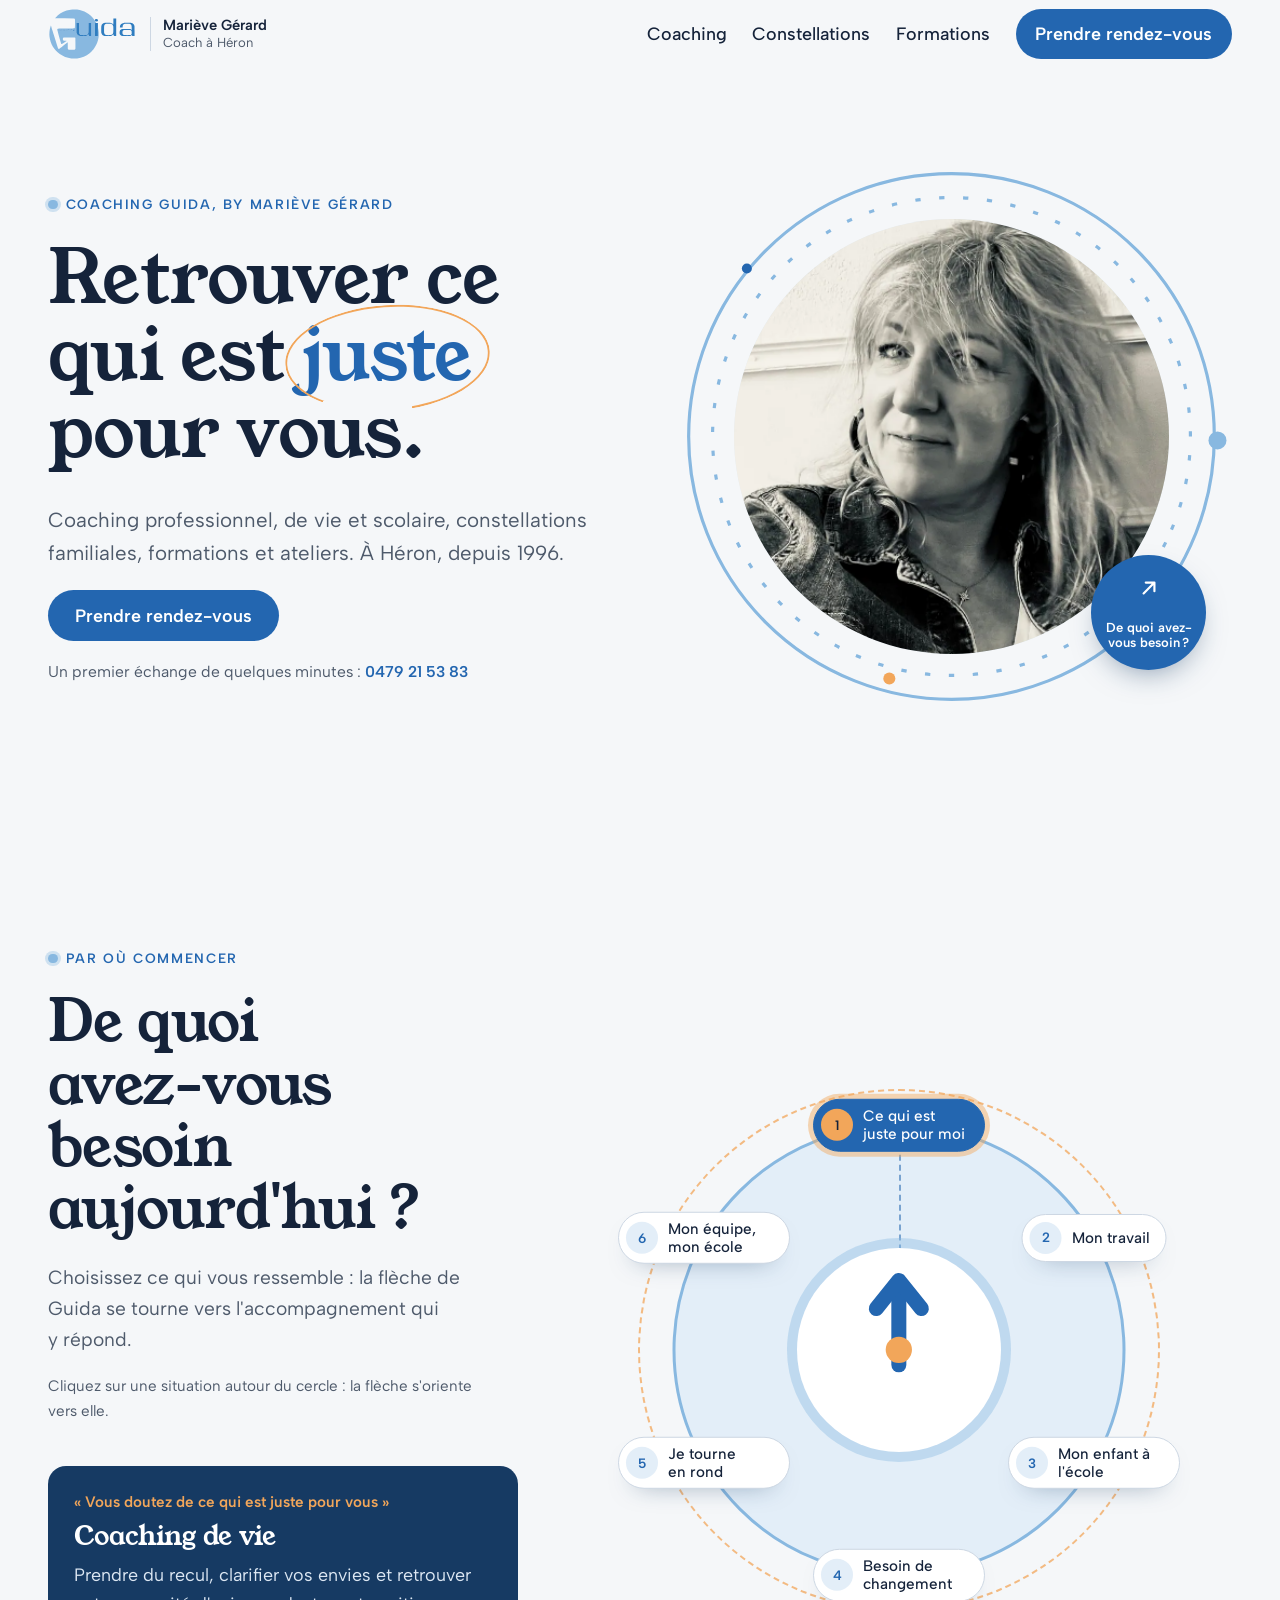
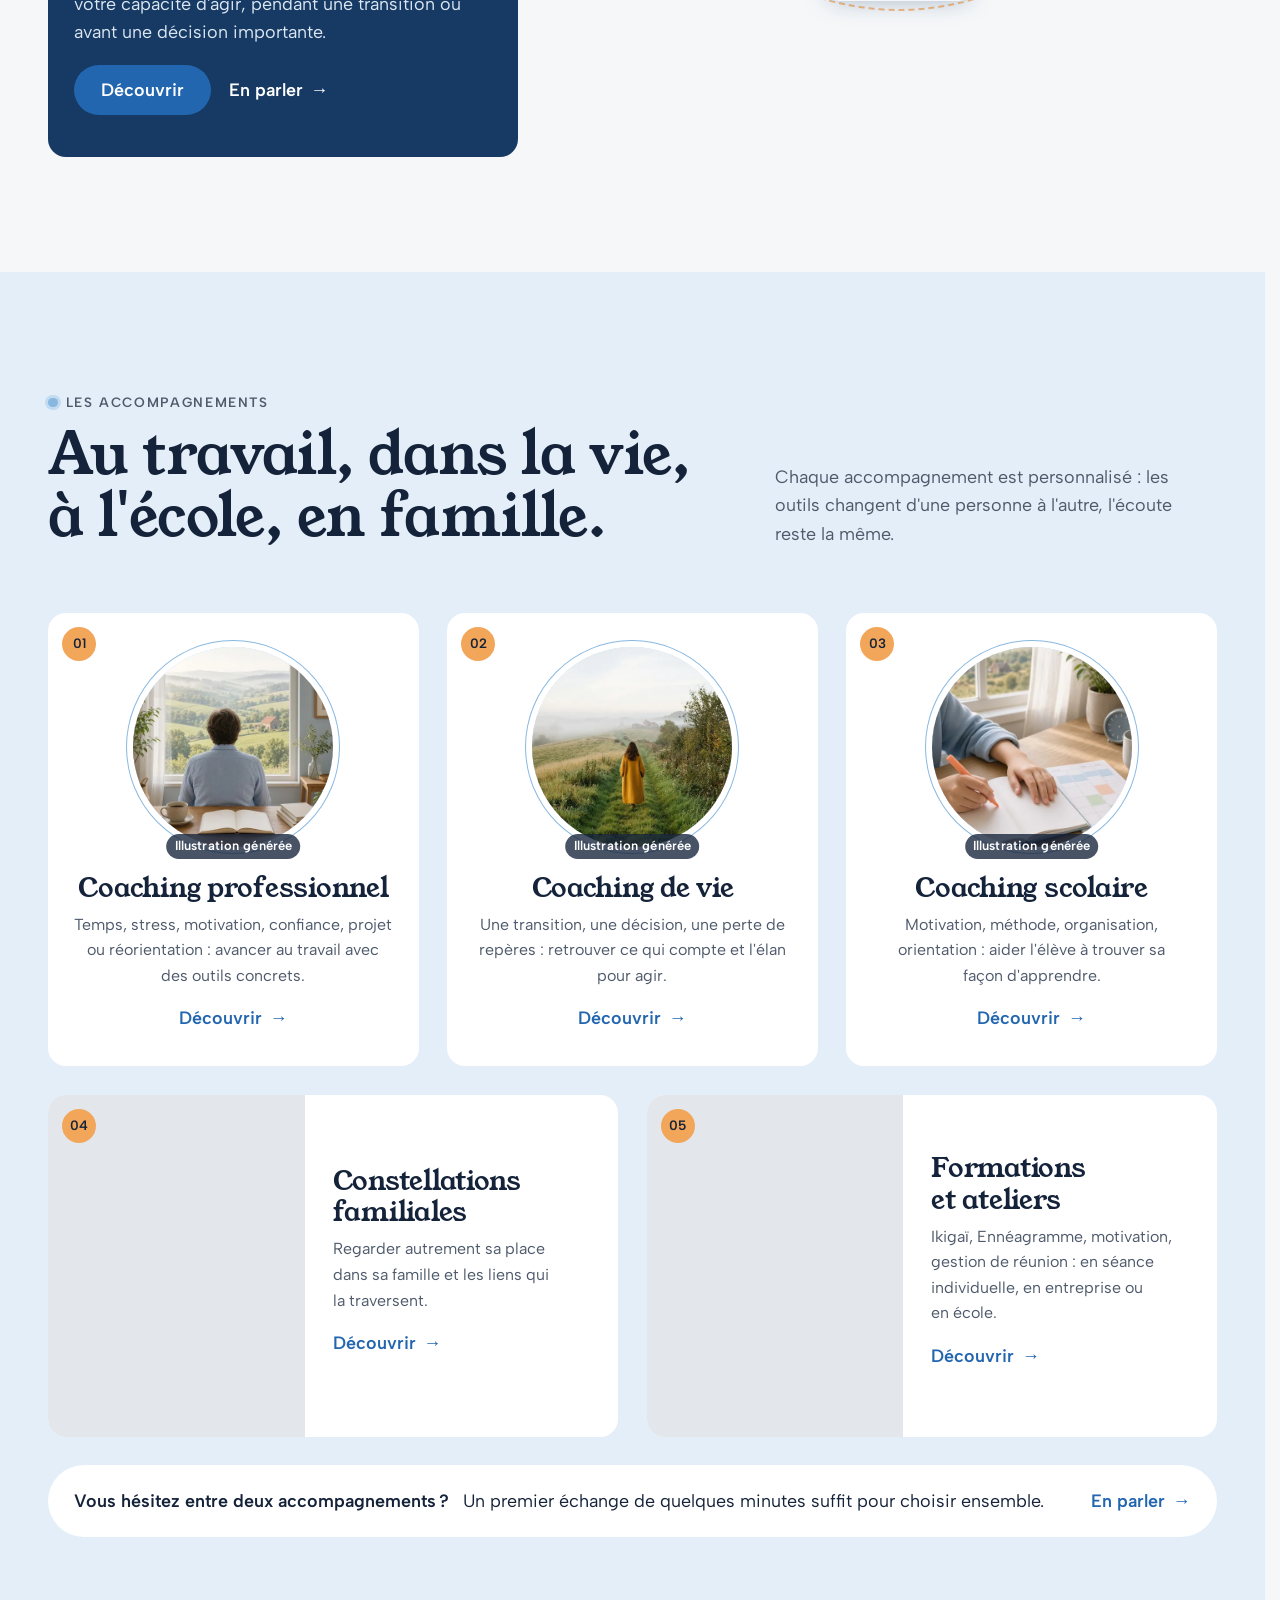
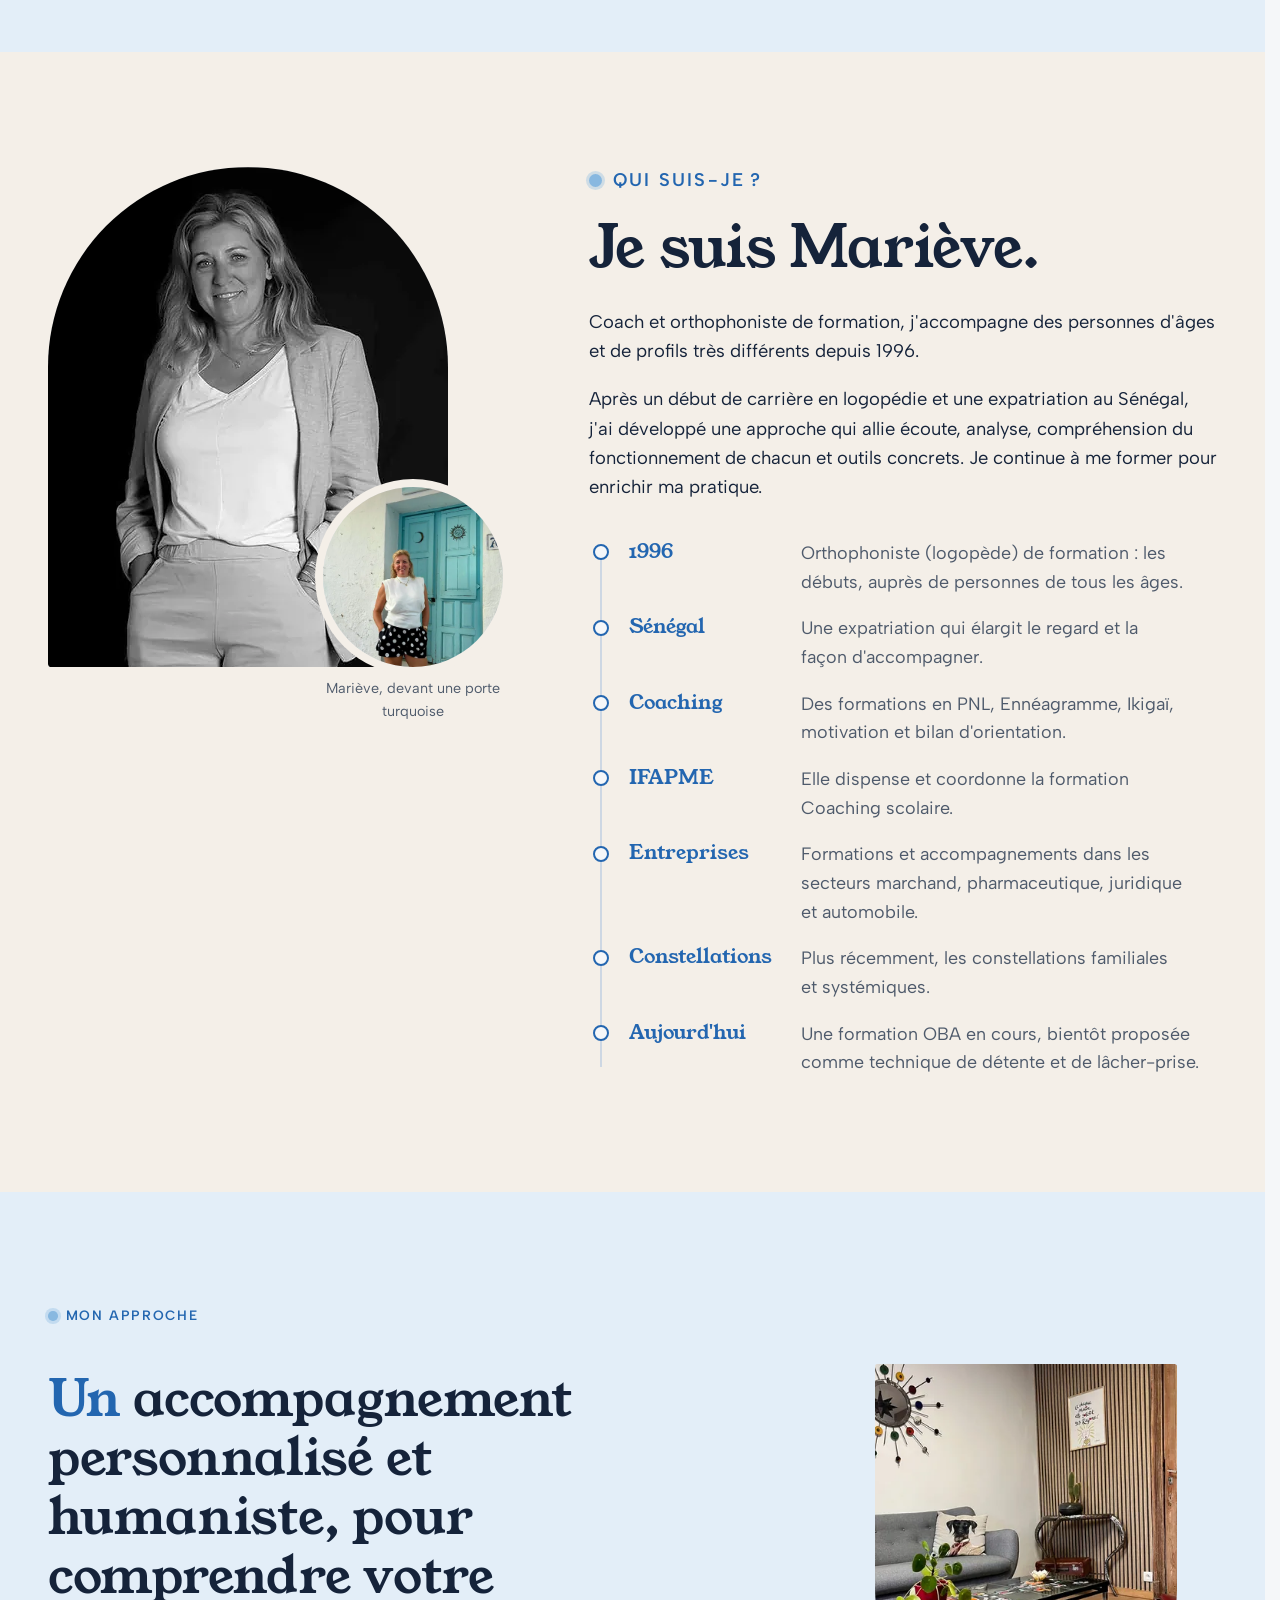
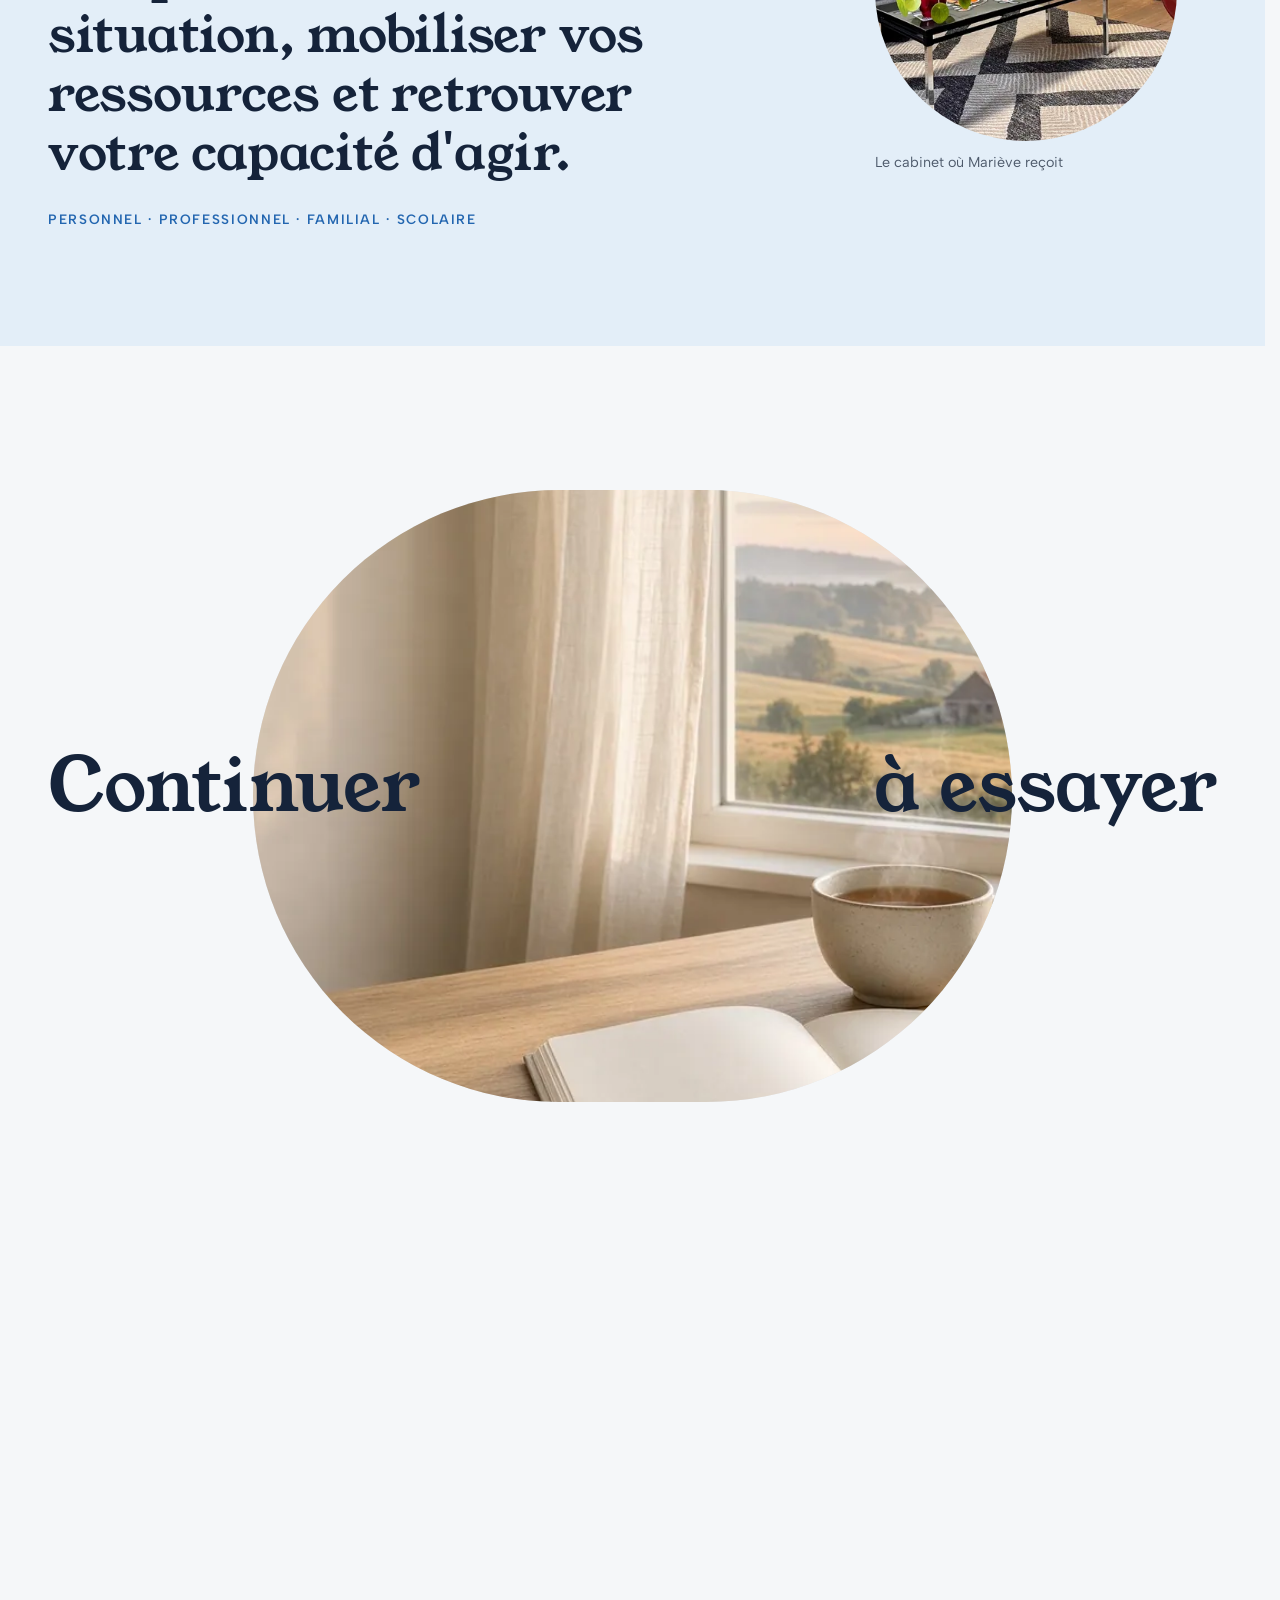
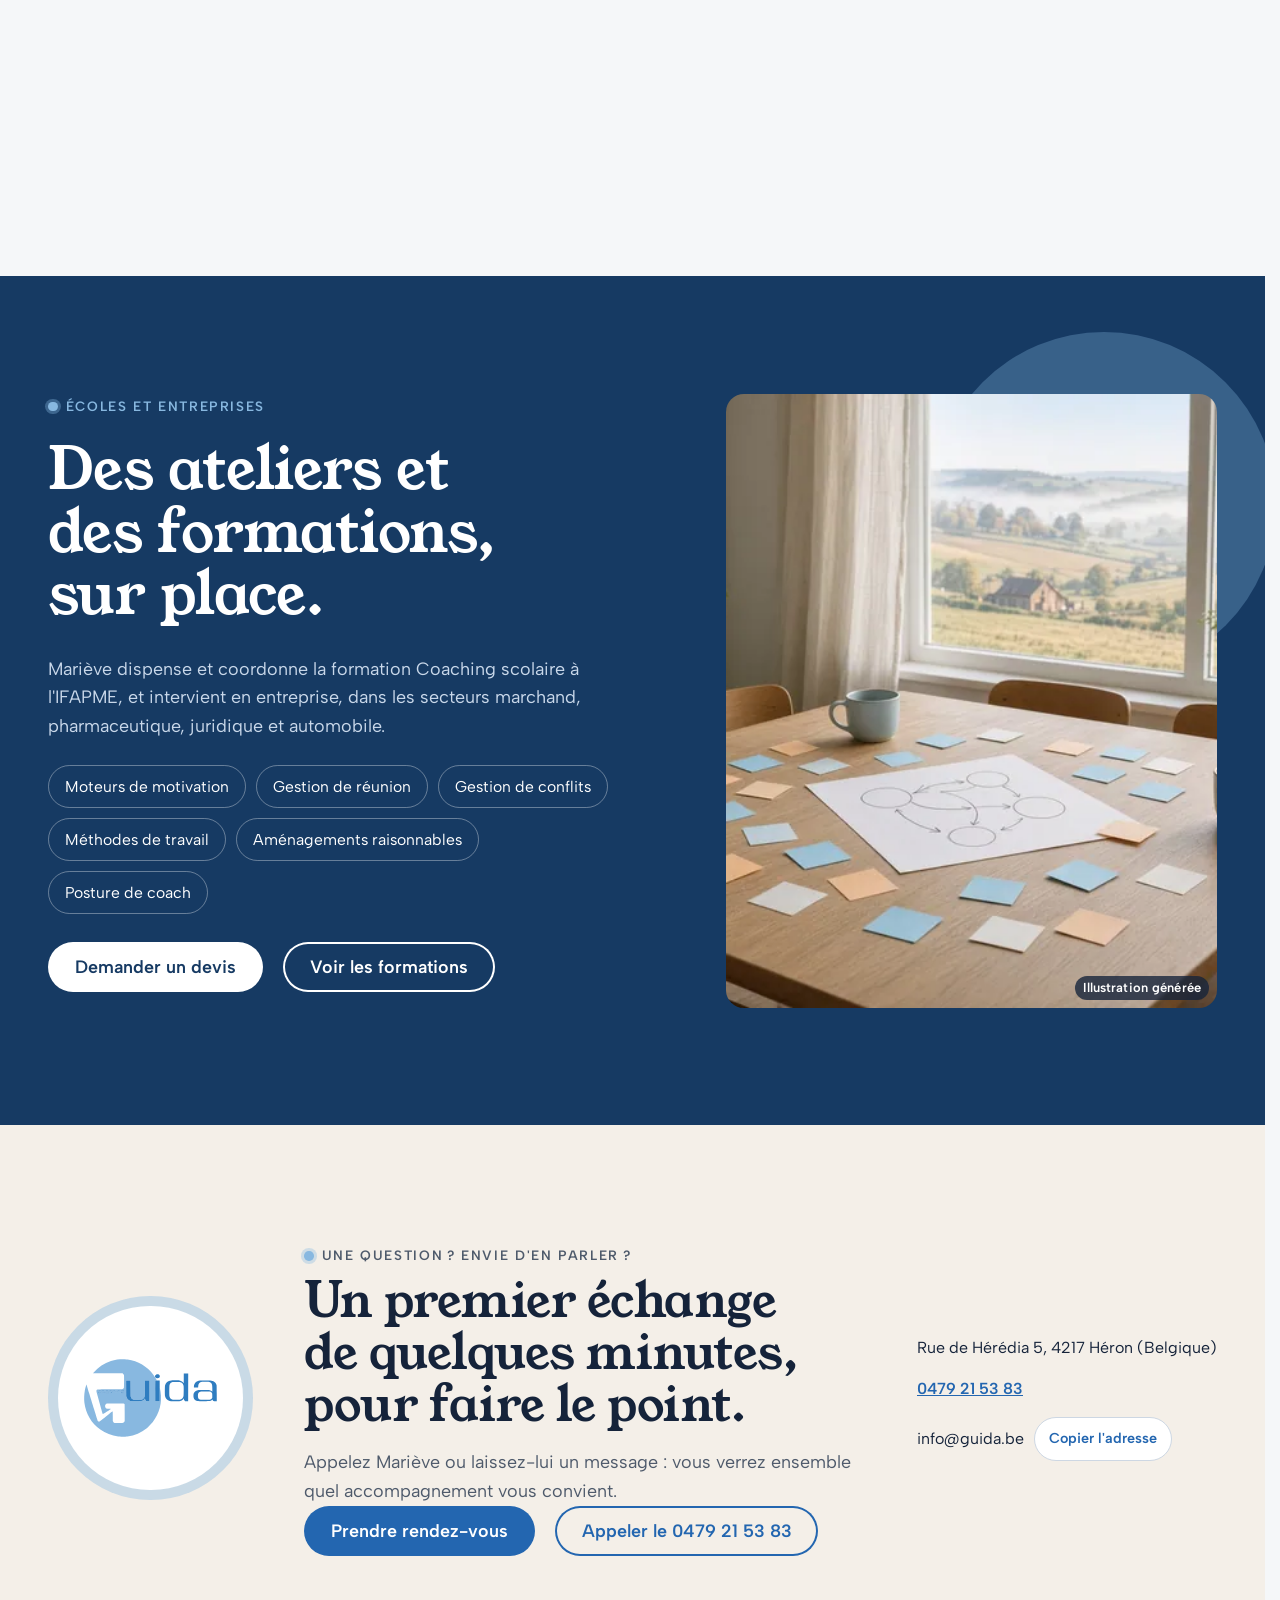
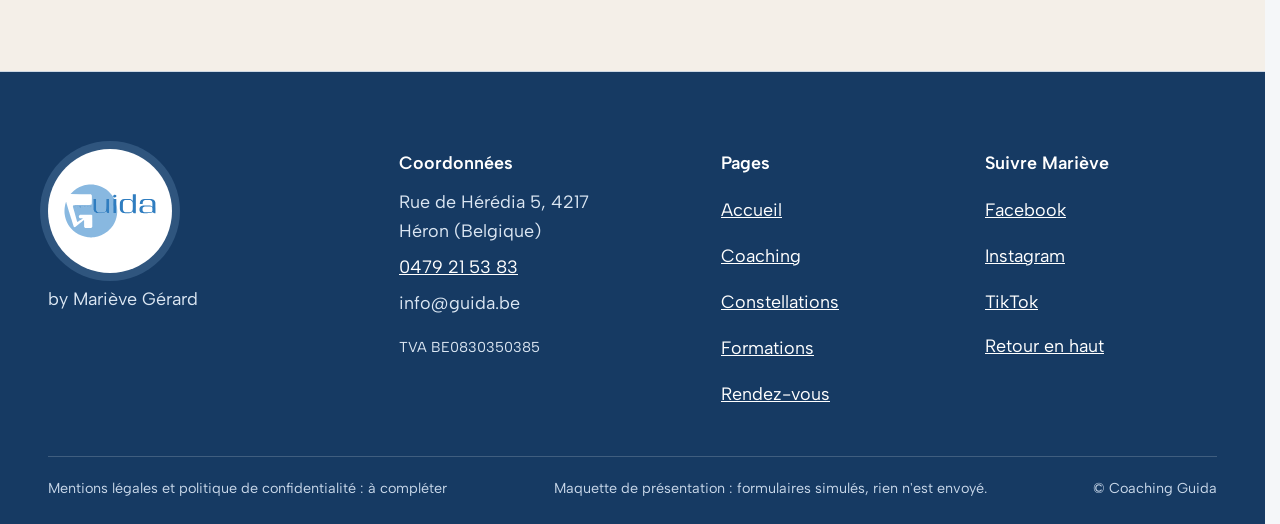
<file: index.html>
<!doctype html>
<html lang="fr" data-v="2">
<head>
<meta charset="utf-8">
<meta name="viewport" content="width=device-width, initial-scale=1, viewport-fit=cover">
<title>Coaching Guida : coaching professionnel, de vie et scolaire à Héron</title>
<meta name="description" content="Mariève Gérard, coach et logopède de formation, accompagne adultes, élèves, parents, équipes et écoles depuis 1996 : coaching, constellations familiales, formations et ateliers.">
<meta name="robots" content="noindex, nofollow">
<link rel="canonical" href="https://guida-maquette.vercel.app/">
<style>:root{--fond:#F5F7F9;--texte:#15233A;--voile-fond:#163A63;--ouverture-fond:#163A63;--menu-fond:#F5F7F9}:root { --entete-h: 72px; --barres-h: 0px; } html { background: var(--fond); color: var(--texte); scrollbar-gutter: stable; } body { margin: 0; background: var(--fond); } html.js:not(.secours):not([data-arrivee="retour"]) [data-anime] { opacity: 0; } html.js:not(.secours):not([data-arrivee="retour"]) [data-anime].vu { opacity: 1; } [data-voile] { position: fixed; inset: 0; z-index: 900; background: var(--voile-fond); transform: translateY(100%); visibility: hidden; pointer-events: none; } html[data-arrivee="voile"]:not(.voile-leve):not(.secours) [data-voile] { transform: none; visibility: visible; } html.secours [data-voile] { visibility: hidden !important; } .ouverture-panneau { position: fixed; inset: 0; z-index: 850; display: none; place-content: center; justify-items: center; background: var(--ouverture-fond, var(--voile-fond)); color: var(--fond); text-align: center; } html.js[data-arrivee="intro"]:not(.secours):not(.intro-finie) .ouverture-panneau { display: grid; } html.defilement-bloque, html.defilement-bloque body, html.js[data-arrivee="intro"]:not(.secours):not(.intro-finie), html.js[data-arrivee="intro"]:not(.secours):not(.intro-finie) body, html[data-arrivee="voile"]:not(.voile-leve):not(.secours), html[data-arrivee="voile"]:not(.voile-leve):not(.secours) body { overflow: hidden; } html.js[data-arrivee="intro"]:not(.secours):not(.intro-finie) { background-color: var(--ouverture-fond, var(--voile-fond)); } html[data-arrivee="voile"]:not(.voile-leve):not(.secours) { background-color: var(--voile-fond); }</style>
<script>(function () {
var d = document.documentElement, ss = null, ls = null;
try { ss = window.sessionStorage; ls = window.localStorage; } catch (e) {}
d.classList.add('js');
var nav = performance.getEntriesByType ? performance.getEntriesByType('navigation')[0] : null;
var type = nav ? nav.type : 'navigate';
var depart = null;
try { depart = JSON.parse(ss.getItem('socle:depart') || 'null'); ss.removeItem('socle:depart'); } catch (e) {}
if (depart && !(Date.now() - depart.t < 15000)) depart = null;
var mode = type === 'back_forward' ? 'retour' : type === 'reload' ? 'intro' : depart ? 'voile' : 'intro';
d.setAttribute('data-arrivee', mode);
if (mode === 'voile' && depart.couleur) d.style.setProperty('--voile-fond', depart.couleur);
if (type === 'reload' && 'scrollRestoration' in history) {
history.scrollRestoration = 'manual';
}
try {
var choisie = ls && ls.getItem('socle:langue');
var langue = (d.lang || '').slice(0, 2);
if (choisie && choisie !== langue && type === 'navigate' && !depart) {
var alt = document.querySelector('link[rel="alternate"][hreflang="' + choisie + '"]');
if (alt) location.replace(new URL(alt.href).pathname + location.search + location.hash);
}
} catch (e) {}
setTimeout(function () { if (!d.classList.contains('demarre')) d.classList.add('secours'); }, 2000);
})();</script>
<link rel="preload" href="/assets/fonts/young-serif-400.woff2" as="font" type="font/woff2" crossorigin>
<link rel="preload" href="/assets/fonts/albert-sans-400.woff2" as="font" type="font/woff2" crossorigin>
<link rel="stylesheet" href="/assets/css/socle.css?v=2">
<link rel="stylesheet" href="/assets/css/modules.css?v=2">
<link rel="stylesheet" href="/assets/css/site.css?v=2">
<link rel="modulepreload" href="/assets/js/site.js?v=2">
<link rel="modulepreload" href="/assets/js/socle/index.js?v=2">
<script src="/assets/vendor/gsap.min.js" defer></script>
<script src="/assets/vendor/ScrollTrigger.min.js" defer></script>
<script src="/assets/vendor/SplitText.min.js" defer></script>
<script type="module" src="/assets/js/site.js?v=2"></script>
<meta name="theme-color" content="#F5F7F9">
<link rel="icon" href="/assets/images/favicon.svg" type="image/svg+xml">
<link rel="apple-touch-icon" href="/assets/images/apple-touch-icon.png">
<meta property="og:type" content="website">
<meta property="og:site_name" content="Coaching Guida">
<meta property="og:locale" content="fr_FR">
<meta property="og:title" content="Coaching Guida : coaching professionnel, de vie et scolaire à Héron">
<meta property="og:description" content="Mariève Gérard, coach et logopède de formation, accompagne adultes, élèves, parents, équipes et écoles depuis 1996 : coaching, constellations familiales, formations et ateliers.">
<meta property="og:url" content="https://guida-maquette.vercel.app/">
<meta property="og:image" content="https://guida-maquette.vercel.app/assets/partage/accueil-fr.jpg">
<meta property="og:image:width" content="1200">
<meta property="og:image:height" content="630">
<meta property="og:image:alt" content="Mariève Gérard, Coaching Guida">
<meta name="twitter:card" content="summary_large_image">
<script type="application/ld+json">{"@context":"https://schema.org","@type":"ProfessionalService","name":"Coaching Guida","url":"https://guida-maquette.vercel.app/","telephone":"+32479215383","email":"info@guida.be","vatID":"BE0830350385","founder":{"@type":"Person","name":"Mariève Gérard","jobTitle":"Coach"},"address":{"@type":"PostalAddress","streetAddress":"Rue de Hérédia 5","postalCode":"4217","addressLocality":"Héron","addressCountry":"BE"},"areaServed":"Belgique","sameAs":["https://www.facebook.com/coaching.guida/","https://www.instagram.com/marievegerard/","https://www.tiktok.com/@marievegerardcoaching"],"description":"Coaching professionnel, coaching de vie, coaching scolaire, constellations familiales et systémiques, formations et ateliers, par Mariève Gérard à Héron."}</script>
</head>
<body id="haut">
<div data-voile data-forme="iris" aria-hidden="true"><div class="voile-contenu"><span class="disque-logo"><img src="/assets/images/logo-guida.svg" alt="" width="108" height="64"></span><span data-voile-libelle>Accueil</span></div></div>
<div class="ouverture-panneau" data-ouverture aria-hidden="true">
  <span class="ouverture-disque disque-logo" data-ouverture-objet><img src="/assets/images/logo-guida.svg" alt="" width="108" height="64"><svg class="ouverture-fleche" viewBox="0 0 100 100" aria-hidden="true"><circle cx="50" cy="50" r="48" /></svg></span>
  <p class="ouverture-ligne">by Mariève Gérard</p>
</div>
<a class="evitement" href="#contenu">Aller au contenu</a>
<header data-entete>
  <div class="entete-rangee">
    <a class="entete-logo" href="/" data-libelle="Accueil" aria-label="Coaching Guida, accueil" aria-current="page">
      <img src="/assets/images/logo-guida.svg" alt="" width="108" height="64"><span class="entete-signature" aria-hidden="true"><strong>Mariève Gérard</strong><span>Coach à Héron</span></span>
    </a>
    <nav data-nav aria-label="Navigation principale">
      <ul><li><a href="/coaching" data-libelle="Coaching">Coaching</a></li><li><a href="/constellations" data-libelle="Constellations">Constellations</a></li><li><a href="/formations" data-libelle="Formations">Formations</a></li></ul>
    </nav>
    <div class="entete-actions">
      <a class="bouton" href="/rendez-vous" data-libelle="Rendez-vous">Prendre rendez-vous</a>
      <button type="button" data-menu-bouton aria-controls="menu" aria-expanded="false" data-libelle-ouvrir="Menu" data-libelle-fermer="Fermer"><span data-libelle-bouton>Menu</span></button>
      <a class="menu-sansjs" href="#menu" data-menu-lien>Menu</a>
    </div>
  </div>
</header>
<script>/* Avant le premier affichage : rangées de la navigation (même règle que ajusterNav dans assets/js/socle/entete.js)
   et hauteur réelle de l'en-tête, pour que rien ne saute quand le JavaScript du site prend la main. */
(function () {
  var h = document.documentElement, u = document.querySelector('[data-nav] ul'), e = document.querySelector('[data-entete]');
  if (u) {
    var deborde = function () { return u.scrollWidth > u.clientWidth + 1; }, c = deborde();
    if (c && window.matchMedia('(min-width: 900px)').matches) {
      h.classList.add('nav-deux-rangees'); c = deborde();
      if (c) { h.classList.add('nav-deux-lignes'); var a = u.querySelector('a'); c = !a || u.getBoundingClientRect().height > a.getBoundingClientRect().height * 2.5; }
      if (c) h.classList.remove('nav-deux-rangees', 'nav-deux-lignes');
    }
    if (c) h.classList.add('nav-compacte');
  }
  if (e) h.style.setProperty('--entete-h', Math.round(e.getBoundingClientRect().height) + 'px');
})();</script>
<span id="menu-ferme" aria-hidden="true"></span>
<div id="menu" data-menu role="dialog" aria-modal="true" aria-label="Menu">
  <p class="menu-sansjs-fermer"><a href="#menu-ferme">Fermer</a></p>
  <ul><li style="--i:0"><a href="/" class="menu-lien" data-libelle="Accueil" aria-current="page">Accueil</a></li><li style="--i:1"><a href="/coaching" class="menu-lien" data-libelle="Coaching">Coaching</a></li><li style="--i:2"><a href="/constellations" class="menu-lien" data-libelle="Constellations">Constellations</a></li><li style="--i:3"><a href="/formations" class="menu-lien" data-libelle="Formations">Formations</a></li><li style="--i:4"><a href="/rendez-vous" class="menu-lien" data-libelle="Rendez-vous">Rendez-vous</a></li></ul>
  <p><a class="bouton" href="tel:+32479215383">Appeler 0479 21 53 83</a></p>
</div>
<main id="contenu" tabindex="-1">
<section class="hero" id="debut">
  <div class="hero-texte">
    <p class="surtitre" data-apparait>Coaching Guida, by Mariève Gérard</p>
    <h1 class="hero-titre" data-anime="gsap"><span class="hl"><span class="hl-in">Retrouver ce</span></span><span class="hl"><span class="hl-in">qui est <span class="rond">juste</span></span></span><span class="hl"><span class="hl-in">pour vous.</span></span></h1>
    <p class="hero-intro" data-apparait>Coaching professionnel, de vie et scolaire, constellations familiales, formations et ateliers. À Héron, depuis 1996.</p>
    <p class="actions" data-apparait>
      <a href="/rendez-vous" class="bouton" data-libelle="Rendez-vous" data-action-principale data-survol="magnetique">Prendre rendez-vous</a>
    </p>
    <p class="hero-info" data-info-cle data-apparait>Un premier échange de quelques minutes : <a href="tel:+32479215383">0479 21 53 83</a></p>
  </div>
  <div class="hero-visuel" data-effet="cercle-portrait">
    <svg class="hero-halo" viewBox="0 0 200 200" aria-hidden="true"><circle class="halo-1" cx="100" cy="100" r="99" /><circle class="halo-2" cx="100" cy="100" r="90" /></svg>
    <figure class="media hero-cercle" data-iris-centre="disque" style="--cadrage:50% 34%">
  <picture>
    <img src="/assets/images/marieve-cercle-1200.webp" srcset="/assets/images/marieve-cercle-480.webp 480w, /assets/images/marieve-cercle-800.webp 800w, /assets/images/marieve-cercle-1200.webp 1200w" sizes="(max-width: 760px) 80vw, 520px" alt="Je suis Mariève. Mariève Gérard, coach." width="1200" height="1200" fetchpriority="high" loading="eager" decoding="async">
  </picture>
</figure>
    <div class="orbite" aria-hidden="true"><i style="--c: var(--ciel); --t: 18px"></i><i style="--c: var(--abricot); --t: 12px"></i><i style="--c: var(--accent); --t: 10px"></i></div>
    <a class="hero-fleche" href="#besoin" data-sans-transition><svg viewBox="0 0 24 24" aria-hidden="true"><path d="M7 17 17 7M9 7h8v8" fill="none" stroke="currentColor" stroke-width="2" stroke-linecap="round" stroke-linejoin="round"/></svg><span>De quoi avez-vous besoin ?</span></a>
  </div>
</section>
<section class="section" id="besoin">
  <div class="conteneur boussole-grille">
    <div class="besoin-tete">
      <p class="surtitre">Par où commencer</p>
      <h2 data-anime="lignes">De quoi avez-vous besoin aujourd&#39;hui ?</h2>
      <p class="intro-section" data-anime>Choisissez ce qui vous ressemble : la flèche de Guida se tourne vers l&#39;accompagnement qui y répond.</p>
      <p class="besoin-aide" data-anime><span data-souris-txt>Cliquez sur une situation autour du cercle : la flèche s&#39;oriente vers elle.</span><span data-tactile>Touchez une situation : la flèche s&#39;oriente et la réponse s&#39;affiche juste en dessous.</span></p>
    </div>
    <div class="boussole" data-boussole role="group" aria-label="Boussole des situations">
      <div class="boussole-cadran" aria-hidden="true">
        <span class="boussole-anneau" data-effet="rond-qui-se-pose"></span>
        <svg class="boussole-svg" viewBox="0 0 400 400">
          <circle class="cadran-fond" cx="200" cy="200" r="150" />
          <circle class="cadran-trait" cx="200" cy="200" r="150" />
          <g class="cadran-repere" data-cle="doute"><circle cx="200" cy="50" r="13" /><text x="200" y="55" text-anchor="middle">1</text></g><g class="cadran-repere" data-cle="travail"><circle cx="330" cy="125" r="13" /><text x="330" y="130" text-anchor="middle">2</text></g><g class="cadran-repere" data-cle="ecole"><circle cx="330" cy="275" r="13" /><text x="330" y="280" text-anchor="middle">3</text></g><g class="cadran-repere" data-cle="changement"><circle cx="200" cy="350" r="13" /><text x="200" y="355" text-anchor="middle">4</text></g><g class="cadran-repere" data-cle="rond"><circle cx="70" cy="275" r="13" /><text x="70" y="280" text-anchor="middle">5</text></g><g class="cadran-repere" data-cle="equipe"><circle cx="70" cy="125" r="13" /><text x="70" y="130" text-anchor="middle">6</text></g>
        </svg>
        <span class="boussole-rayon"></span>
        <span class="boussole-centre disque-logo"><svg class="aiguille" viewBox="0 0 100 100"><path class="aiguille-tige" d="M50 58 V16" /><path class="aiguille-tete" d="M38 28 L50 13 L62 28" /><circle class="aiguille-axe" cx="50" cy="50" r="7" /></svg></span>
      </div>
      <ul class="boussole-choix">
        <li style="--a:-90deg"><button type="button" class="boussole-btn" data-cle="doute" data-angle="-90" aria-pressed="true" aria-controls="reponse-doute"><span class="boussole-n" aria-hidden="true">1</span><span class="boussole-libelle">Ce qui est juste pour moi</span></button></li><li style="--a:-30deg"><button type="button" class="boussole-btn" data-cle="travail" data-angle="-30" aria-pressed="false" aria-controls="reponse-travail"><span class="boussole-n" aria-hidden="true">2</span><span class="boussole-libelle">Mon travail</span></button></li><li style="--a:30deg"><button type="button" class="boussole-btn" data-cle="ecole" data-angle="30" aria-pressed="false" aria-controls="reponse-ecole"><span class="boussole-n" aria-hidden="true">3</span><span class="boussole-libelle">Mon enfant à l&#39;école</span></button></li><li style="--a:90deg"><button type="button" class="boussole-btn" data-cle="changement" data-angle="90" aria-pressed="false" aria-controls="reponse-changement"><span class="boussole-n" aria-hidden="true">4</span><span class="boussole-libelle">Besoin de changement</span></button></li><li style="--a:150deg"><button type="button" class="boussole-btn" data-cle="rond" data-angle="150" aria-pressed="false" aria-controls="reponse-rond"><span class="boussole-n" aria-hidden="true">5</span><span class="boussole-libelle">Je tourne en rond</span></button></li><li style="--a:210deg"><button type="button" class="boussole-btn" data-cle="equipe" data-angle="210" aria-pressed="false" aria-controls="reponse-equipe"><span class="boussole-n" aria-hidden="true">6</span><span class="boussole-libelle">Mon équipe, mon école</span></button></li>
      </ul>
    </div>
    <div class="besoin-reponses" aria-live="polite">
      <div class="besoin-r est-active" id="reponse-doute" data-cle="doute" role="region" aria-label="Coaching de vie">
        <p class="besoin-q">« Vous doutez de ce qui est juste pour vous »</p>
        <h3>Coaching de vie</h3>
        <p>Prendre du recul, clarifier vos envies et retrouver votre capacité d&#39;agir, pendant une transition ou avant une décision importante.</p>
        <p class="actions"><a href="/coaching#vie" class="bouton" data-libelle="Coaching">Découvrir</a><a href="/rendez-vous?sujet=vie" class="lien-fleche" data-libelle="Rendez-vous">En parler</a></p>
      </div><div class="besoin-r" id="reponse-travail" data-cle="travail" role="region" aria-label="Coaching professionnel">
        <p class="besoin-q">« Votre travail vous pose question »</p>
        <h3>Coaching professionnel</h3>
        <p>Sérénité, énergie, motivation : un accompagnement concret pour avancer avec plus de confiance, de l&#39;organisation du temps au bilan de compétences.</p>
        <p class="actions"><a href="/coaching#professionnel" class="bouton" data-libelle="Coaching">Découvrir</a><a href="/rendez-vous?sujet=professionnel" class="lien-fleche" data-libelle="Rendez-vous">En parler</a></p>
      </div><div class="besoin-r" id="reponse-ecole" data-cle="ecole" role="region" aria-label="Coaching scolaire">
        <p class="besoin-q">« Votre enfant a des difficultés à l&#39;école »</p>
        <h3>Coaching scolaire</h3>
        <p>Une analyse faite ensemble, avec le double regard d&#39;une coach et d&#39;une logopède : motivation, méthode de travail, organisation, confiance.</p>
        <p class="actions"><a href="/coaching#scolaire" class="bouton" data-libelle="Coaching">Découvrir</a><a href="/rendez-vous?sujet=scolaire" class="lien-fleche" data-libelle="Rendez-vous">En parler</a></p>
      </div><div class="besoin-r" id="reponse-changement" data-cle="changement" role="region" aria-label="Ateliers pour faire le point">
        <p class="besoin-q">« Vous avez besoin de changement »</p>
        <h3>Ateliers pour faire le point</h3>
        <p>Ikigaï, moteurs de motivation, bilan d&#39;orientation ou de compétences : des séances courtes pour faire le point et choisir une direction.</p>
        <p class="actions"><a href="/formations#ateliers" class="bouton" data-libelle="Formations">Découvrir</a><a href="/rendez-vous?sujet=formation" class="lien-fleche" data-libelle="Rendez-vous">En parler</a></p>
      </div><div class="besoin-r" id="reponse-rond" data-cle="rond" role="region" aria-label="Constellations familiales">
        <p class="besoin-q">« Vous avez l&#39;impression de tourner en rond »</p>
        <h3>Constellations familiales</h3>
        <p>Quand des situations se répètent, la constellation aide à regarder autrement les liens et les loyautés qui pèsent, sans chercher de coupable.</p>
        <p class="actions"><a href="/constellations" class="bouton" data-libelle="Constellations">Découvrir</a><a href="/rendez-vous?sujet=constellations" class="lien-fleche" data-libelle="Rendez-vous">En parler</a></p>
      </div><div class="besoin-r" id="reponse-equipe" data-cle="equipe" role="region" aria-label="Formations et ateliers">
        <p class="besoin-q">« Vous cherchez un atelier pour votre équipe ou votre école »</p>
        <h3>Formations et ateliers</h3>
        <p>En entreprise ou en école : motivation, gestion de réunion, gestion de conflits, méthodes de travail, aménagements raisonnables.</p>
        <p class="actions"><a href="/formations" class="bouton" data-libelle="Formations">Découvrir</a><a href="/rendez-vous?sujet=formation" class="lien-fleche" data-libelle="Rendez-vous">En parler</a></p>
      </div>
    </div>
  </div>
</section>
<section class="section section--ciel" id="accompagnements">
  <div class="conteneur">
    <div class="acc-tete">
      <div><p class="surtitre">Les accompagnements</p><h2 data-anime="lignes">Au travail, dans la vie, à l&#39;école, en famille.</h2></div>
      <p data-anime>Chaque accompagnement est personnalisé : les outils changent d&#39;une personne à l&#39;autre, l&#39;écoute reste la même.</p>
    </div>
    <ul class="acc-trois" data-anime="cascade">
      <li><a href="/coaching#professionnel" class="acc-rond" data-libelle="Coaching"><span class="acc-pastille" aria-hidden="true">01</span><figure class="media acc-cercle" data-grok style="--cadrage:50% 45%">
  <picture>
    <img src="/assets/images/grok/pro-bureau-1100.webp" srcset="/assets/images/grok/pro-bureau-480.webp 480w, /assets/images/grok/pro-bureau-800.webp 800w, /assets/images/grok/pro-bureau-1100.webp 1100w" sizes="220px" alt="" width="1100" height="1467" loading="lazy" decoding="async">
  </picture><figcaption class="mention-ia">Illustration générée</figcaption>
</figure><div class="acc-corps"><h3>Coaching professionnel</h3><p>Temps, stress, motivation, confiance, projet ou réorientation : avancer au travail avec des outils concrets.</p><span class="lien-fleche">Découvrir</span></div></a></li><li><a href="/coaching#vie" class="acc-rond" data-libelle="Coaching"><span class="acc-pastille" aria-hidden="true">02</span><figure class="media acc-cercle" data-grok style="--cadrage:50% 55%">
  <picture>
    <img src="/assets/images/grok/vie-chemin-1100.webp" srcset="/assets/images/grok/vie-chemin-480.webp 480w, /assets/images/grok/vie-chemin-800.webp 800w, /assets/images/grok/vie-chemin-1100.webp 1100w" sizes="220px" alt="" width="1100" height="1467" loading="lazy" decoding="async">
  </picture><figcaption class="mention-ia">Illustration générée</figcaption>
</figure><div class="acc-corps"><h3>Coaching de vie</h3><p>Une transition, une décision, une perte de repères : retrouver ce qui compte et l&#39;élan pour agir.</p><span class="lien-fleche">Découvrir</span></div></a></li><li><a href="/coaching#scolaire" class="acc-rond" data-libelle="Coaching"><span class="acc-pastille" aria-hidden="true">03</span><figure class="media acc-cercle" data-grok style="--cadrage:50% 50%">
  <picture>
    <img src="/assets/images/grok/scolaire-devoirs-1100.webp" srcset="/assets/images/grok/scolaire-devoirs-480.webp 480w, /assets/images/grok/scolaire-devoirs-800.webp 800w, /assets/images/grok/scolaire-devoirs-1100.webp 1100w" sizes="220px" alt="" width="1100" height="1467" loading="lazy" decoding="async">
  </picture><figcaption class="mention-ia">Illustration générée</figcaption>
</figure><div class="acc-corps"><h3>Coaching scolaire</h3><p>Motivation, méthode, organisation, orientation : aider l&#39;élève à trouver sa façon d&#39;apprendre.</p><span class="lien-fleche">Découvrir</span></div></a></li>
    </ul>
    <ul class="acc-deux" data-anime="cascade">
      <li><a href="/constellations" class="acc-large" data-libelle="Constellations"><span class="acc-pastille" aria-hidden="true">04</span><figure class="media " style="--cadrage:50% 60%">
  <picture>
    <img src="/assets/images/salle-constellations-1200.webp" srcset="/assets/images/salle-constellations-480.webp 480w, /assets/images/salle-constellations-800.webp 800w, /assets/images/salle-constellations-1200.webp 1200w" sizes="(max-width: 760px) 100vw, 300px" alt="" width="1200" height="1600" loading="lazy" decoding="async">
  </picture>
</figure><div class="acc-corps"><h3>Constellations familiales</h3><p>Regarder autrement sa place dans sa famille et les liens qui la traversent.</p><span class="lien-fleche">Découvrir</span></div></a></li><li><a href="/formations" class="acc-large" data-libelle="Formations"><span class="acc-pastille" aria-hidden="true">05</span><figure class="media " style="--cadrage:54% 50%">
  <picture>
    <img src="/assets/images/grange-1200.webp" srcset="/assets/images/grange-480.webp 480w, /assets/images/grange-800.webp 800w, /assets/images/grange-1200.webp 1200w" sizes="(max-width: 760px) 100vw, 300px" alt="" width="1200" height="1600" loading="lazy" decoding="async">
  </picture>
</figure><div class="acc-corps"><h3>Formations et ateliers</h3><p>Ikigaï, Ennéagramme, motivation, gestion de réunion : en séance individuelle, en entreprise ou en école.</p><span class="lien-fleche">Découvrir</span></div></a></li>
    </ul>
    <p class="acc-hesiter" data-anime><strong>Vous hésitez entre deux accompagnements ?</strong> Un premier échange de quelques minutes suffit pour choisir ensemble. <a href="/rendez-vous" class="lien-fleche" data-libelle="Rendez-vous">En parler</a></p>
  </div>
</section>
<section class="section section--lin" id="qui">
  <div class="conteneur qui-grille">
    <div class="qui-photo">
      <figure class="media qui-portrait" data-anime="rideau" style="--cadrage:50% 30%">
  <picture>
    <img src="/assets/images/marieve-noir-585.webp" srcset="/assets/images/marieve-noir-400.webp 400w, /assets/images/marieve-noir-585.webp 585w" sizes="(max-width: 900px) 260px, 400px" alt="Mariève Gérard en veste claire, en noir et blanc sur fond noir" width="585" height="780" loading="lazy" decoding="async">
  </picture>
</figure>
      <figure class="qui-vignette">
        <figure class="media " style="--cadrage:46% 24%">
  <picture>
    <img src="/assets/images/marieve-porte-1200.webp" srcset="/assets/images/marieve-porte-480.webp 480w, /assets/images/marieve-porte-800.webp 800w, /assets/images/marieve-porte-1200.webp 1200w" sizes="180px" alt="Mariève, devant une porte turquoise" width="1200" height="1500" loading="lazy" decoding="async">
  </picture>
</figure>
        <figcaption class="qui-legende">Mariève, devant une porte turquoise</figcaption>
      </figure>
    </div>
    <div class="qui-texte">
      <p class="surtitre">Qui suis-je ?</p>
      <h2 data-anime="lignes">Je suis Mariève.</h2>
      <p data-anime>Coach et orthophoniste de formation, j&#39;accompagne des personnes d&#39;âges et de profils très différents depuis 1996.</p>
      <p data-anime>Après un début de carrière en logopédie et une expatriation au Sénégal, j&#39;ai développé une approche qui allie écoute, analyse, compréhension du fonctionnement de chacun et outils concrets. Je continue à me former pour enrichir ma pratique.</p>
      <h3 class="visuellement-cache">Le parcours</h3>
      <div class="parcours-zone">
        <span class="parcours-fil" aria-hidden="true"><span data-effet="frise-parcours"></span></span>
        <ol class="parcours" data-anime="cascade">
          <li><strong>1996</strong><p>Orthophoniste (logopède) de formation : les débuts, auprès de personnes de tous les âges.</p></li><li><strong>Sénégal</strong><p>Une expatriation qui élargit le regard et la façon d&#39;accompagner.</p></li><li><strong>Coaching</strong><p>Des formations en PNL, Ennéagramme, Ikigaï, motivation et bilan d&#39;orientation.</p></li><li><strong>IFAPME</strong><p>Elle dispense et coordonne la formation Coaching scolaire.</p></li><li><strong>Entreprises</strong><p>Formations et accompagnements dans les secteurs marchand, pharmaceutique, juridique et automobile.</p></li><li><strong>Constellations</strong><p>Plus récemment, les constellations familiales et systémiques.</p></li><li><strong>Aujourd&#39;hui</strong><p>Une formation OBA en cours, bientôt proposée comme technique de détente et de lâcher-prise.</p></li>
        </ol>
      </div>
    </div>
  </div>
</section>
<section class="section section--ciel" id="approche">
  <div class="conteneur approche-grille">
    <div class="mmm" data-module="manifeste-mot-a-mot">
      <div class="mmm__cadre">
        <p class="surtitre">Mon approche</p>
        <h2 class="mmm__texte">Un accompagnement personnalisé et humaniste, pour comprendre votre situation, mobiliser vos ressources et retrouver votre capacité d&#39;agir.</h2>
        <p class="mmm__signature">Personnel · Professionnel · Familial · Scolaire</p>
      </div>
    </div>
    <figure class="approche-photo">
      <figure class="media " data-fx="parallaxe" style="--cadrage:45% 45%">
  <picture>
    <img src="/assets/images/cabinet-1200.webp" srcset="/assets/images/cabinet-480.webp 480w, /assets/images/cabinet-800.webp 800w, /assets/images/cabinet-1200.webp 1200w" sizes="(max-width: 900px) 80vw, 400px" alt="Le cabinet où Mariève reçoit" width="1200" height="1500" loading="lazy" decoding="async">
  </picture>
</figure>
      <figcaption class="qui-legende">Le cabinet où Mariève reçoit</figcaption>
    </figure>
  </div>
</section>
<section class="citation" id="citation" style="--fx-longueur: 170svh" data-fx="plein-ecran" data-fx-depart="inset(16% 20% 16% 20% round 999px)">
  <div data-collant>
    <figure class="media " data-grok style="--cadrage:62% 50%">
  <picture><source media="(max-width: 760px) and (orientation: portrait)" srcset="/assets/images/grok/bureau-matin-mobile-640.webp 640w, /assets/images/grok/bureau-matin-mobile-1080.webp 1080w" sizes="100vw">
    <img src="/assets/images/grok/bureau-matin-1440.webp" srcset="/assets/images/grok/bureau-matin-960.webp 960w, /assets/images/grok/bureau-matin-1440.webp 1440w, /assets/images/grok/bureau-matin-1920.webp 1920w" sizes="100vw" alt="" width="1440" height="810" loading="lazy" decoding="async">
  </picture><figcaption class="mention-ia">Illustration générée</figcaption>
</figure>
    <p class="citation-mots" aria-hidden="true" data-audit-ignorer><span data-fx-ecarte="g">Continuer</span><span data-fx-ecarte="d">à essayer</span></p>
    <div class="citation-carte" data-fx-apres>
      <blockquote>La réussite ne demande pas d&#39;être parfait, seulement de continuer à essayer.</blockquote>
      <p>Mise en avant dans le coaching scolaire</p>
    </div>
  </div>
</section>
<section class="section section--profond" id="pros">
  <div class="conteneur pros-grille">
    <div>
      <p class="surtitre">Écoles et entreprises</p>
      <h2 data-anime="lignes">Des ateliers et des formations, sur place.</h2>
      <p class="texte-doux" data-anime>Mariève dispense et coordonne la formation Coaching scolaire à l&#39;IFAPME, et intervient en entreprise, dans les secteurs marchand, pharmaceutique, juridique et automobile.</p>
      <ul class="pros-liste" data-anime="cascade"><li>Moteurs de motivation</li><li>Gestion de réunion</li><li>Gestion de conflits</li><li>Méthodes de travail</li><li>Aménagements raisonnables</li><li>Posture de coach</li></ul>
      <p class="actions" data-anime>
        <a href="/rendez-vous?sujet=formation" class="bouton" data-libelle="Rendez-vous">Demander un devis</a>
        <a href="/formations" class="bouton bouton--contour" data-libelle="Formations">Voir les formations</a>
      </p>
    </div>
    <div class="pros-photo">
      <figure class="media " data-grok data-anime="rideau" style="--cadrage:50% 50%">
  <picture>
    <img src="/assets/images/grok/pro-equipe-1200.webp" srcset="/assets/images/grok/pro-equipe-640.webp 640w, /assets/images/grok/pro-equipe-960.webp 960w, /assets/images/grok/pro-equipe-1200.webp 1200w" sizes="(max-width: 900px) 80vw, 520px" alt="Une table de réunion après un atelier, couverte de notes colorées et d&#39;un grand schéma dessiné" width="1200" height="900" loading="lazy" decoding="async">
  </picture><figcaption class="mention-ia">Illustration générée</figcaption>
</figure>
    </div>
  </div>
</section>
<section class="section section--lin" id="fin">
  <div class="conteneur fin-bloc">
    <div class="fin-portrait">
      <span class="disque-logo fin-disque"><img src="/assets/images/logo-guida.svg" alt="" width="108" height="64" loading="lazy"></span>
      <svg viewBox="0 0 200 200" aria-hidden="true" data-fx="trace"><circle cx="100" cy="100" r="98" /></svg>
    </div>
    <div class="fin-texte">
      <p class="surtitre">Une question ? Envie d&#39;en parler ?</p>
      <h2 data-anime="lignes">Un premier échange de quelques minutes, pour faire le point.</h2>
      <p data-anime>Appelez Mariève ou laissez-lui un message : vous verrez ensemble quel accompagnement vous convient.</p>
      <p class="actions fin-actions" data-anime>
        <a href="/rendez-vous" class="bouton" data-libelle="Rendez-vous" data-survol="magnetique">Prendre rendez-vous</a>
        <a class="bouton bouton--contour" href="tel:+32479215383">Appeler le 0479 21 53 83</a>
      </p>
    </div>
    <div class="fin-coord" data-anime>
      <span>Rue de Hérédia 5, 4217 Héron (Belgique)</span>
      <a href="tel:+32479215383">0479 21 53 83</a>
      <span class="email-ligne"><span class="selectionnable">info@guida.be</span><button type="button" class="copier" data-copier="info@guida.be" data-copie="Adresse copiée"><span data-libelle-bouton>Copier l&#39;adresse</span></button></span>
    </div>
  </div>
</section>
</main>
<footer class="pied" id="pied">
  <div class="conteneur pied-grille">
    <div class="pied-marque">
      <span class="disque-logo pied-disque"><img src="/assets/images/logo-guida.svg" alt="Coaching Guida" width="108" height="64" loading="lazy"></span>
      <p>by Mariève Gérard</p>
    </div>
    <div>
      <p class="pied-titre">Coordonnées</p>
      <p>Rue de Hérédia 5, 4217 Héron (Belgique)<br><a href="tel:+32479215383">0479 21 53 83</a><br><span class="selectionnable">info@guida.be</span></p>
      <p class="pied-petit">TVA BE0830350385</p>
    </div>
    <nav aria-label="Pages">
      <p class="pied-titre">Pages</p>
      <ul><li><a href="/" data-libelle="Accueil" aria-current="page">Accueil</a></li><li><a href="/coaching" data-libelle="Coaching">Coaching</a></li><li><a href="/constellations" data-libelle="Constellations">Constellations</a></li><li><a href="/formations" data-libelle="Formations">Formations</a></li><li><a href="/rendez-vous" data-libelle="Rendez-vous">Rendez-vous</a></li></ul>
    </nav>
    <div>
      <p class="pied-titre">Suivre Mariève</p>
      <ul class="pied-reseaux">
        <li><a href="https://www.facebook.com/coaching.guida/" target="_blank" rel="noopener">Facebook</a></li>
        <li><a href="https://www.instagram.com/marievegerard/" target="_blank" rel="noopener">Instagram</a></li>
        <li><a href="https://www.tiktok.com/@marievegerardcoaching" target="_blank" rel="noopener">TikTok</a></li>
      </ul>
      <p><a href="#haut" data-sans-transition>Retour en haut</a></p>
    </div>
  </div>
  <div class="conteneur pied-bas"><p>Mentions légales et politique de confidentialité : à compléter</p><p>Maquette de présentation : formulaires simulés, rien n&#39;est envoyé.</p><p>© Coaching Guida</p></div>
</footer>
<div data-barre-fixe>
  <a class="bouton bouton--contour" href="tel:+32479215383">Appeler</a>
  <a class="bouton" href="/rendez-vous" data-libelle="Rendez-vous">Rendez-vous</a>
</div>
</body>
</html>
</file>
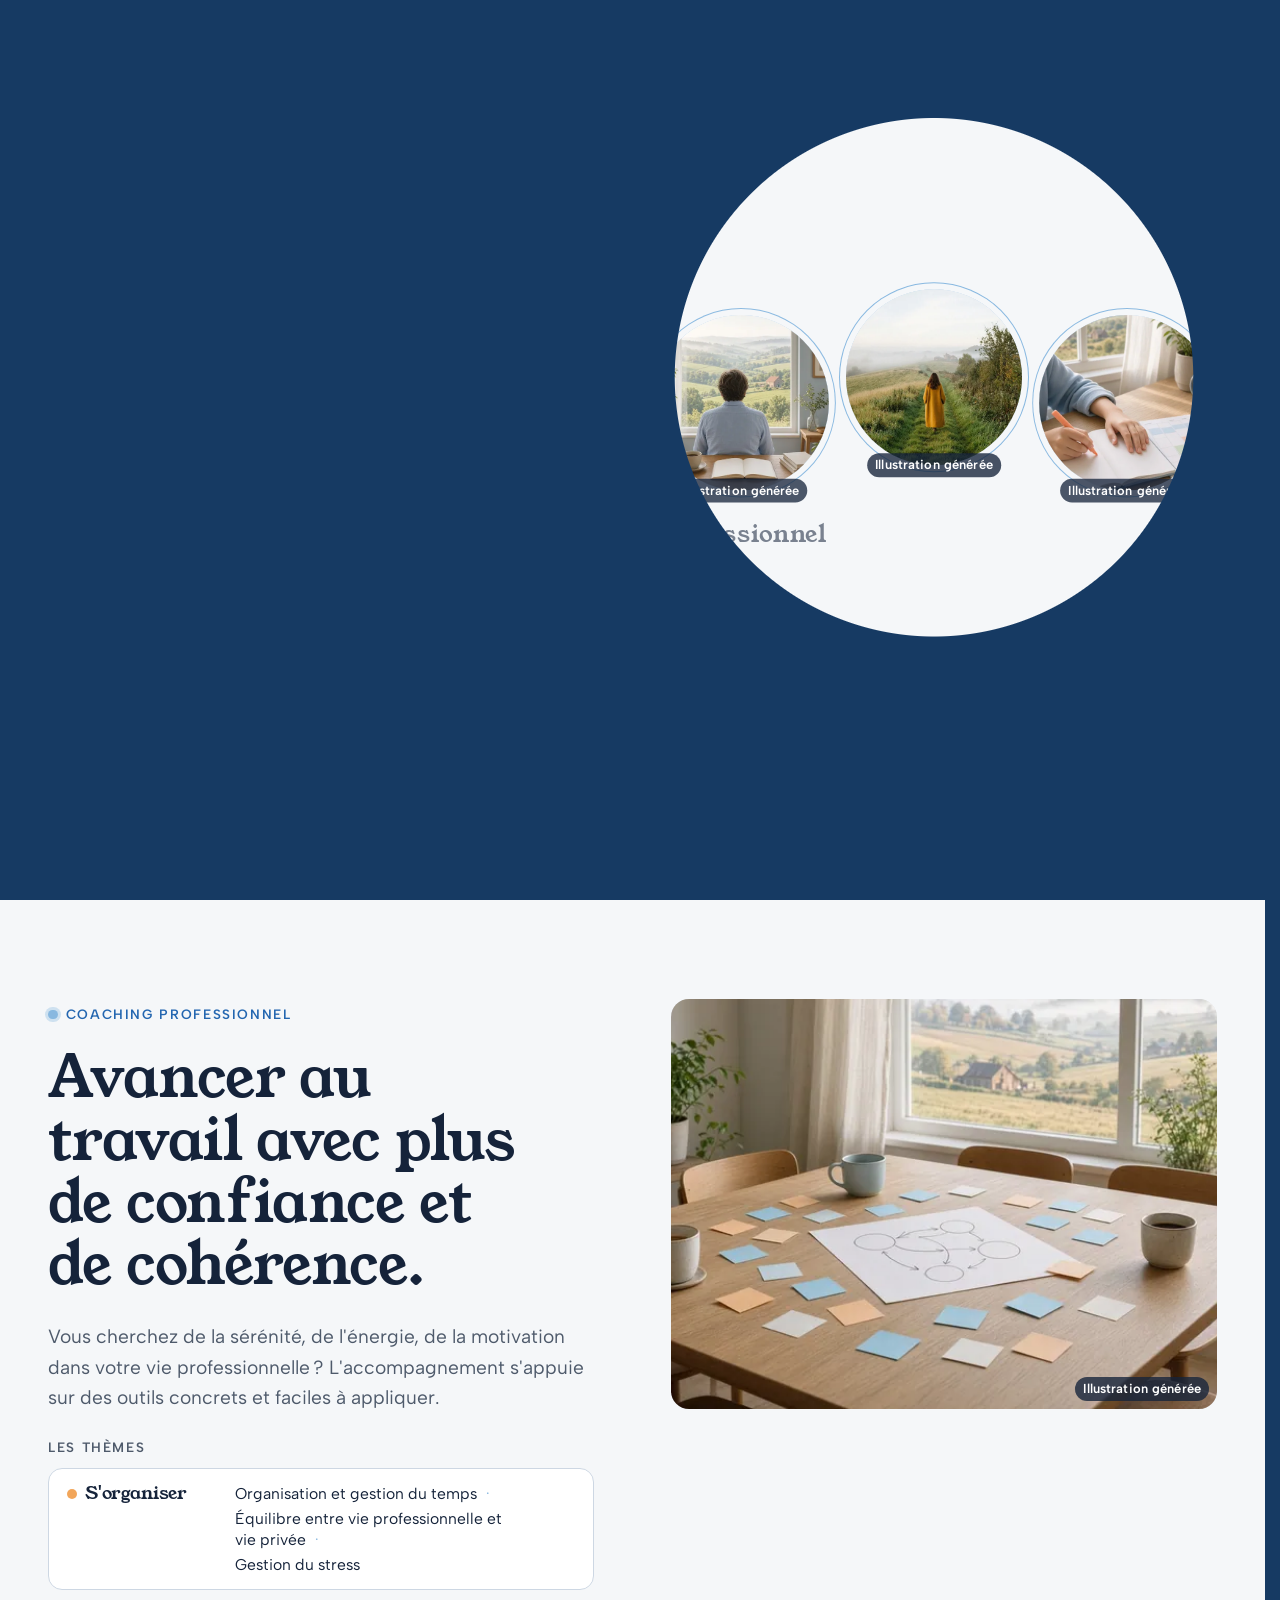
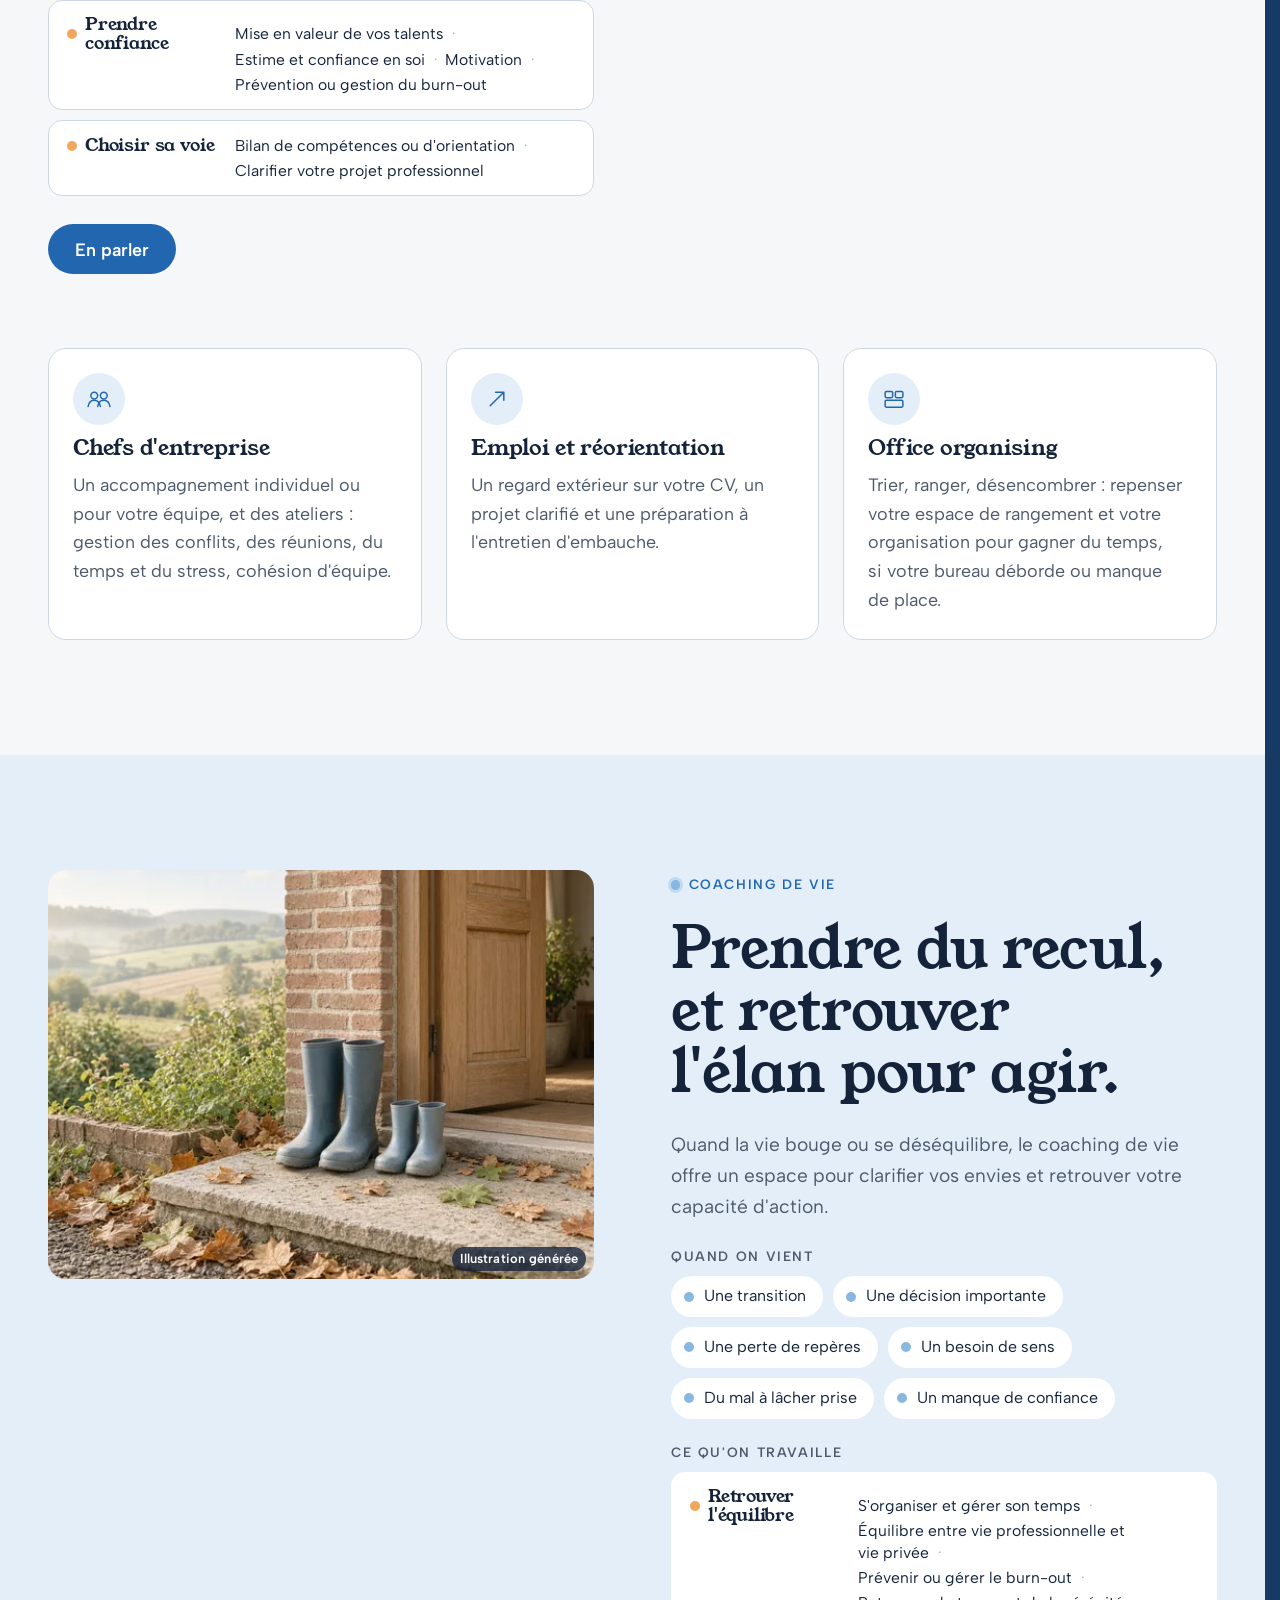
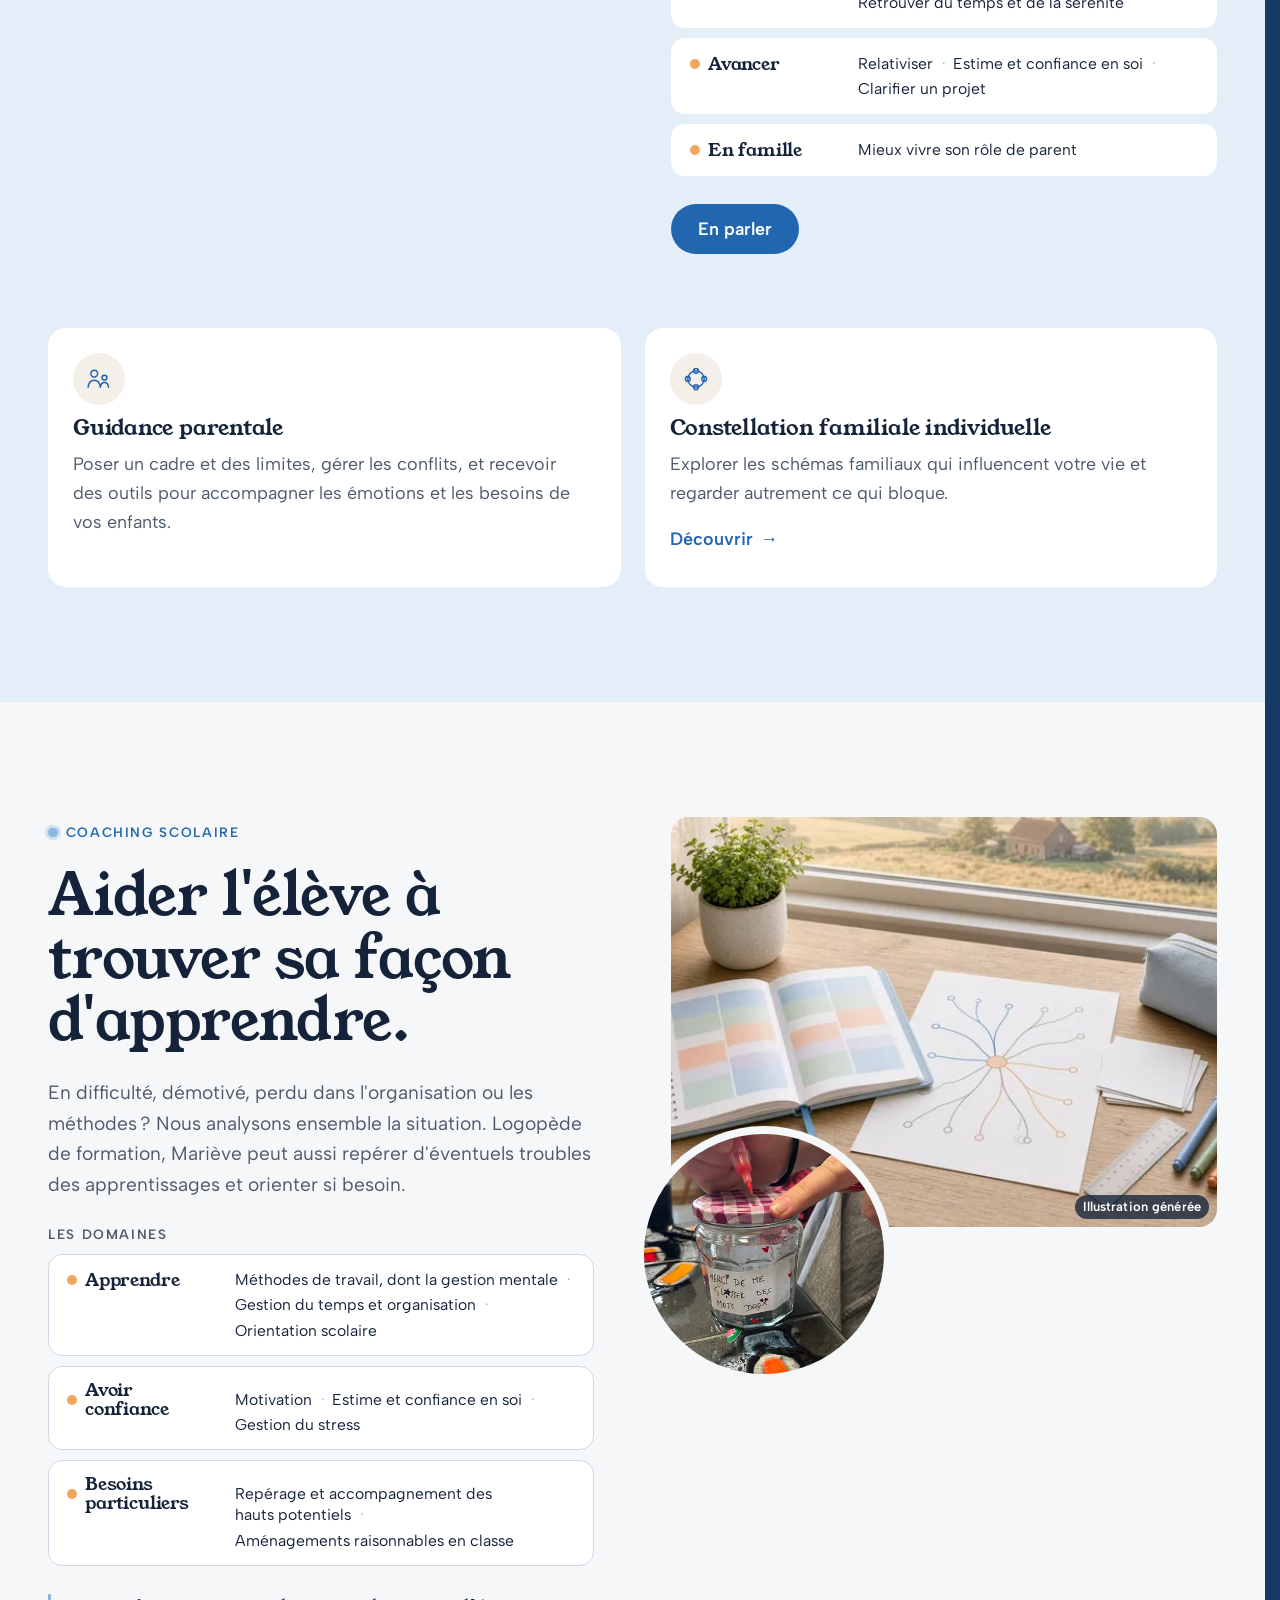
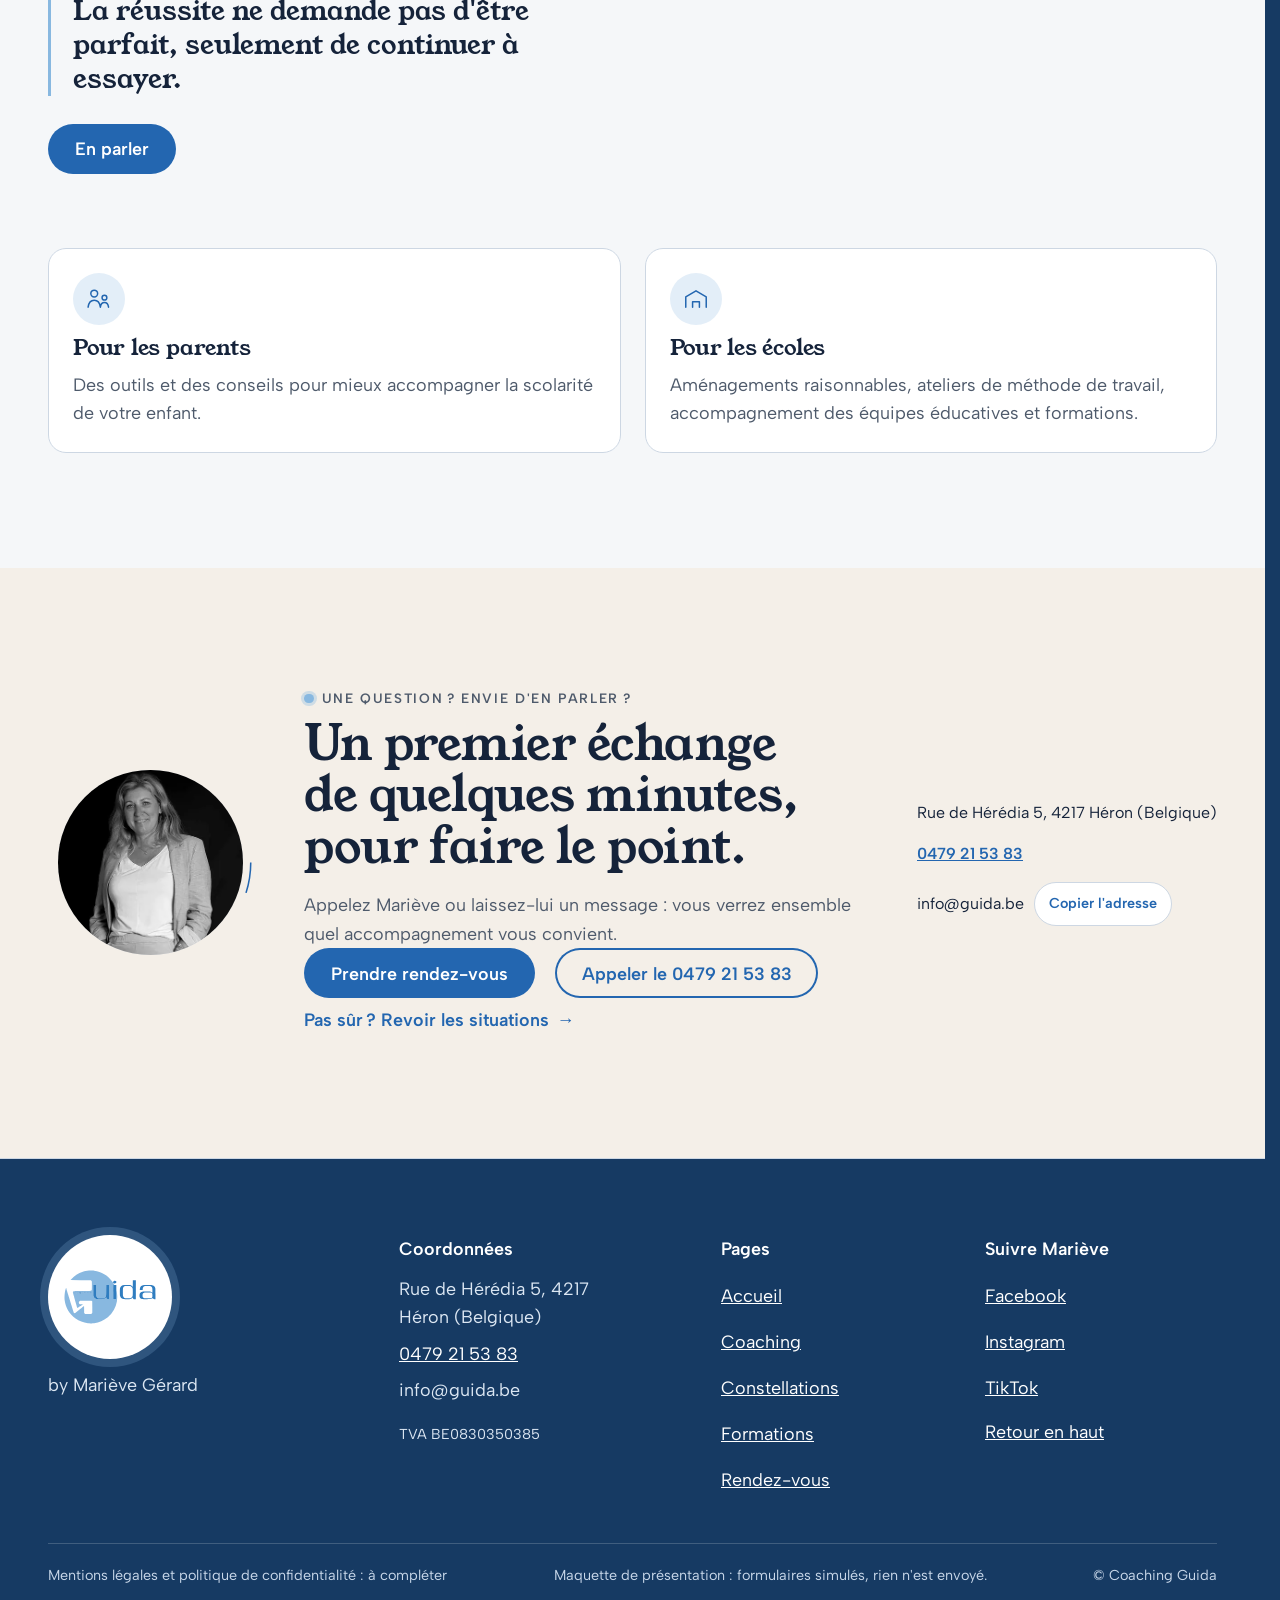
<file: coaching.html>
<!doctype html>
<html lang="fr" data-v="2">
<head>
<meta charset="utf-8">
<meta name="viewport" content="width=device-width, initial-scale=1, viewport-fit=cover">
<title>Coaching professionnel, de vie et scolaire : Coaching Guida</title>
<meta name="description" content="Trois coachings, une même écoute : au travail, dans votre vie, à l&#39;école. Thèmes, encadrés pour les chefs d&#39;entreprise, les parents et les écoles.">
<meta name="robots" content="noindex, nofollow">
<link rel="canonical" href="https://guida-maquette.vercel.app/coaching">
<style>:root{--fond:#F5F7F9;--texte:#15233A;--voile-fond:#163A63;--ouverture-fond:#163A63;--menu-fond:#F5F7F9}:root { --entete-h: 72px; --barres-h: 0px; } html { background: var(--fond); color: var(--texte); scrollbar-gutter: stable; } body { margin: 0; background: var(--fond); } html.js:not(.secours):not([data-arrivee="retour"]) [data-anime] { opacity: 0; } html.js:not(.secours):not([data-arrivee="retour"]) [data-anime].vu { opacity: 1; } [data-voile] { position: fixed; inset: 0; z-index: 900; background: var(--voile-fond); transform: translateY(100%); visibility: hidden; pointer-events: none; } html[data-arrivee="voile"]:not(.voile-leve):not(.secours) [data-voile] { transform: none; visibility: visible; } html.secours [data-voile] { visibility: hidden !important; } .ouverture-panneau { position: fixed; inset: 0; z-index: 850; display: none; place-content: center; justify-items: center; background: var(--ouverture-fond, var(--voile-fond)); color: var(--fond); text-align: center; } html.js[data-arrivee="intro"]:not(.secours):not(.intro-finie) .ouverture-panneau { display: grid; } html.defilement-bloque, html.defilement-bloque body, html.js[data-arrivee="intro"]:not(.secours):not(.intro-finie), html.js[data-arrivee="intro"]:not(.secours):not(.intro-finie) body, html[data-arrivee="voile"]:not(.voile-leve):not(.secours), html[data-arrivee="voile"]:not(.voile-leve):not(.secours) body { overflow: hidden; } html.js[data-arrivee="intro"]:not(.secours):not(.intro-finie) { background-color: var(--ouverture-fond, var(--voile-fond)); } html[data-arrivee="voile"]:not(.voile-leve):not(.secours) { background-color: var(--voile-fond); }</style>
<script>(function () {
var d = document.documentElement, ss = null, ls = null;
try { ss = window.sessionStorage; ls = window.localStorage; } catch (e) {}
d.classList.add('js');
var nav = performance.getEntriesByType ? performance.getEntriesByType('navigation')[0] : null;
var type = nav ? nav.type : 'navigate';
var depart = null;
try { depart = JSON.parse(ss.getItem('socle:depart') || 'null'); ss.removeItem('socle:depart'); } catch (e) {}
if (depart && !(Date.now() - depart.t < 15000)) depart = null;
var mode = type === 'back_forward' ? 'retour' : type === 'reload' ? 'intro' : depart ? 'voile' : 'intro';
d.setAttribute('data-arrivee', mode);
if (mode === 'voile' && depart.couleur) d.style.setProperty('--voile-fond', depart.couleur);
if (type === 'reload' && 'scrollRestoration' in history) {
history.scrollRestoration = 'manual';
}
try {
var choisie = ls && ls.getItem('socle:langue');
var langue = (d.lang || '').slice(0, 2);
if (choisie && choisie !== langue && type === 'navigate' && !depart) {
var alt = document.querySelector('link[rel="alternate"][hreflang="' + choisie + '"]');
if (alt) location.replace(new URL(alt.href).pathname + location.search + location.hash);
}
} catch (e) {}
setTimeout(function () { if (!d.classList.contains('demarre')) d.classList.add('secours'); }, 2000);
})();</script>
<link rel="preload" href="/assets/fonts/young-serif-400.woff2" as="font" type="font/woff2" crossorigin>
<link rel="preload" href="/assets/fonts/albert-sans-400.woff2" as="font" type="font/woff2" crossorigin>
<link rel="stylesheet" href="/assets/css/socle.css?v=2">
<link rel="stylesheet" href="/assets/css/modules.css?v=2">
<link rel="stylesheet" href="/assets/css/site.css?v=2">
<link rel="modulepreload" href="/assets/js/site.js?v=2">
<link rel="modulepreload" href="/assets/js/socle/index.js?v=2">
<script src="/assets/vendor/gsap.min.js" defer></script>
<script src="/assets/vendor/ScrollTrigger.min.js" defer></script>
<script src="/assets/vendor/SplitText.min.js" defer></script>
<script type="module" src="/assets/js/site.js?v=2"></script>
<meta name="theme-color" content="#F5F7F9">
<link rel="icon" href="/assets/images/favicon.svg" type="image/svg+xml">
<link rel="apple-touch-icon" href="/assets/images/apple-touch-icon.png">
<meta property="og:type" content="website">
<meta property="og:site_name" content="Coaching Guida">
<meta property="og:locale" content="fr_FR">
<meta property="og:title" content="Coaching professionnel, de vie et scolaire : Coaching Guida">
<meta property="og:description" content="Trois coachings, une même écoute : au travail, dans votre vie, à l&#39;école. Thèmes, encadrés pour les chefs d&#39;entreprise, les parents et les écoles.">
<meta property="og:url" content="https://guida-maquette.vercel.app/coaching">
<meta property="og:image" content="https://guida-maquette.vercel.app/assets/partage/coaching-fr.jpg">
<meta property="og:image:width" content="1200">
<meta property="og:image:height" content="630">
<meta property="og:image:alt" content="Les trois coachings de Coaching Guida">
<meta name="twitter:card" content="summary_large_image">
<script type="application/ld+json">{"@context":"https://schema.org","@type":"ProfessionalService","name":"Coaching Guida","url":"https://guida-maquette.vercel.app/","telephone":"+32479215383","email":"info@guida.be","vatID":"BE0830350385","founder":{"@type":"Person","name":"Mariève Gérard","jobTitle":"Coach"},"address":{"@type":"PostalAddress","streetAddress":"Rue de Hérédia 5","postalCode":"4217","addressLocality":"Héron","addressCountry":"BE"},"areaServed":"Belgique","sameAs":["https://www.facebook.com/coaching.guida/","https://www.instagram.com/marievegerard/","https://www.tiktok.com/@marievegerardcoaching"],"description":"Coaching professionnel, coaching de vie, coaching scolaire, constellations familiales et systémiques, formations et ateliers, par Mariève Gérard à Héron."}</script>
</head>
<body id="haut">
<div data-voile data-forme="iris" aria-hidden="true"><div class="voile-contenu"><span class="disque-logo"><img src="/assets/images/logo-guida.svg" alt="" width="108" height="64"></span><span data-voile-libelle>Coaching</span></div></div>
<div class="ouverture-panneau" data-ouverture aria-hidden="true">
  <span class="ouverture-disque disque-logo" data-ouverture-objet><img src="/assets/images/logo-guida.svg" alt="" width="108" height="64"><svg class="ouverture-fleche" viewBox="0 0 100 100" aria-hidden="true"><circle cx="50" cy="50" r="48" /></svg></span>
  <p class="ouverture-ligne">by Mariève Gérard</p>
</div>
<a class="evitement" href="#contenu">Aller au contenu</a>
<header data-entete>
  <div class="entete-rangee">
    <a class="entete-logo" href="/" data-libelle="Accueil" aria-label="Coaching Guida, accueil">
      <img src="/assets/images/logo-guida.svg" alt="" width="108" height="64"><span class="entete-signature" aria-hidden="true"><strong>Mariève Gérard</strong><span>Coach à Héron</span></span>
    </a>
    <nav data-nav aria-label="Navigation principale">
      <ul><li><a href="/coaching" data-libelle="Coaching" aria-current="page">Coaching</a></li><li><a href="/constellations" data-libelle="Constellations">Constellations</a></li><li><a href="/formations" data-libelle="Formations">Formations</a></li></ul>
    </nav>
    <div class="entete-actions">
      <a class="bouton" href="/rendez-vous" data-libelle="Rendez-vous">Prendre rendez-vous</a>
      <button type="button" data-menu-bouton aria-controls="menu" aria-expanded="false" data-libelle-ouvrir="Menu" data-libelle-fermer="Fermer"><span data-libelle-bouton>Menu</span></button>
      <a class="menu-sansjs" href="#menu" data-menu-lien>Menu</a>
    </div>
  </div>
</header>
<script>/* Avant le premier affichage : rangées de la navigation (même règle que ajusterNav dans assets/js/socle/entete.js)
   et hauteur réelle de l'en-tête, pour que rien ne saute quand le JavaScript du site prend la main. */
(function () {
  var h = document.documentElement, u = document.querySelector('[data-nav] ul'), e = document.querySelector('[data-entete]');
  if (u) {
    var deborde = function () { return u.scrollWidth > u.clientWidth + 1; }, c = deborde();
    if (c && window.matchMedia('(min-width: 900px)').matches) {
      h.classList.add('nav-deux-rangees'); c = deborde();
      if (c) { h.classList.add('nav-deux-lignes'); var a = u.querySelector('a'); c = !a || u.getBoundingClientRect().height > a.getBoundingClientRect().height * 2.5; }
      if (c) h.classList.remove('nav-deux-rangees', 'nav-deux-lignes');
    }
    if (c) h.classList.add('nav-compacte');
  }
  if (e) h.style.setProperty('--entete-h', Math.round(e.getBoundingClientRect().height) + 'px');
})();</script>
<span id="menu-ferme" aria-hidden="true"></span>
<div id="menu" data-menu role="dialog" aria-modal="true" aria-label="Menu">
  <p class="menu-sansjs-fermer"><a href="#menu-ferme">Fermer</a></p>
  <ul><li style="--i:0"><a href="/" class="menu-lien" data-libelle="Accueil">Accueil</a></li><li style="--i:1"><a href="/coaching" class="menu-lien" data-libelle="Coaching" aria-current="page">Coaching</a></li><li style="--i:2"><a href="/constellations" class="menu-lien" data-libelle="Constellations">Constellations</a></li><li style="--i:3"><a href="/formations" class="menu-lien" data-libelle="Formations">Formations</a></li><li style="--i:4"><a href="/rendez-vous" class="menu-lien" data-libelle="Rendez-vous">Rendez-vous</a></li></ul>
  <p><a class="bouton" href="tel:+32479215383">Appeler 0479 21 53 83</a></p>
</div>
<main id="contenu" tabindex="-1">
<section class="co-tete" id="debut">
  <div>
    <p class="surtitre" data-apparait>Coaching</p>
    <h1 class="page-titre" data-anime="gsap"><span class="hl"><span class="hl-in">Trois coachings, une même écoute.</span></span></h1>
    <p class="intro" data-apparait>Au travail, dans votre vie ou à l&#39;école : on part de votre situation, on trouve ensemble les outils qui vous conviennent.</p>
    <p class="actions" data-apparait><a href="/rendez-vous" class="bouton" data-libelle="Rendez-vous" data-action-principale data-survol="magnetique">Prendre rendez-vous</a></p>
    <p class="texte-doux" data-info-cle data-apparait>Tarif et durée précisés au premier échange</p>
  </div>
  <div class="trois" data-effet="trois-cercles">
    <a href="#professionnel" data-sans-transition><figure class="media " data-grok style="--cadrage:50% 45%">
  <picture>
    <img src="/assets/images/grok/pro-bureau-1100.webp" srcset="/assets/images/grok/pro-bureau-480.webp 480w, /assets/images/grok/pro-bureau-800.webp 800w, /assets/images/grok/pro-bureau-1100.webp 1100w" sizes="(max-width: 900px) 30vw, 220px" alt="" width="1100" height="1467" loading="lazy" decoding="async">
  </picture><figcaption class="mention-ia">Illustration générée</figcaption>
</figure><span>Professionnel</span></a><a href="#vie" data-sans-transition><figure class="media " data-grok data-iris-centre="disque" style="--cadrage:50% 55%">
  <picture>
    <img src="/assets/images/grok/vie-chemin-1100.webp" srcset="/assets/images/grok/vie-chemin-480.webp 480w, /assets/images/grok/vie-chemin-800.webp 800w, /assets/images/grok/vie-chemin-1100.webp 1100w" sizes="(max-width: 900px) 30vw, 220px" alt="" width="1100" height="1467" fetchpriority="high" loading="eager" decoding="async">
  </picture><figcaption class="mention-ia">Illustration générée</figcaption>
</figure><span>De vie</span></a><a href="#scolaire" data-sans-transition><figure class="media " data-grok style="--cadrage:50% 50%">
  <picture>
    <img src="/assets/images/grok/scolaire-devoirs-1100.webp" srcset="/assets/images/grok/scolaire-devoirs-480.webp 480w, /assets/images/grok/scolaire-devoirs-800.webp 800w, /assets/images/grok/scolaire-devoirs-1100.webp 1100w" sizes="(max-width: 900px) 30vw, 220px" alt="" width="1100" height="1467" loading="lazy" decoding="async">
  </picture><figcaption class="mention-ia">Illustration générée</figcaption>
</figure><span>Scolaire</span></a>
  </div>
</section>
<nav class="co-nav" aria-label="Les trois coachings">
  <ul><li><a href="#professionnel" data-sans-transition>Professionnel</a></li><li><a href="#vie" data-sans-transition>De vie</a></li><li><a href="#scolaire" data-sans-transition>Scolaire</a></li></ul>
</nav>
<section class="section volet" id="professionnel">
  <div class="conteneur volet-grille">
    <div>
      <p class="surtitre">Coaching professionnel</p>
      <h2 data-anime="lignes">Avancer au travail avec plus de confiance et de cohérence.</h2>
      <p class="intro-section" data-anime>Vous cherchez de la sérénité, de l&#39;énergie, de la motivation dans votre vie professionnelle ? L&#39;accompagnement s&#39;appuie sur des outils concrets et faciles à appliquer.</p>
      <h3 class="sous">Les thèmes</h3>
      <div class="familles" data-anime="cascade"><div class="famille"><h4>S&#39;organiser</h4><ul><li>Organisation et gestion du temps</li><li>Équilibre entre vie professionnelle et vie privée</li><li>Gestion du stress</li></ul></div><div class="famille"><h4>Prendre confiance</h4><ul><li>Mise en valeur de vos talents</li><li>Estime et confiance en soi</li><li>Motivation</li><li>Prévention ou gestion du burn-out</li></ul></div><div class="famille"><h4>Choisir sa voie</h4><ul><li>Bilan de compétences ou d&#39;orientation</li><li>Clarifier votre projet professionnel</li></ul></div></div>
      <p class="actions" style="margin-top:28px" data-anime><a href="/rendez-vous?sujet=professionnel" class="bouton" data-libelle="Rendez-vous">En parler</a></p>
    </div>
    <div class="volet-visuel">
      <figure class="media " data-grok data-fx="parallaxe" style="--cadrage:50% 50%">
  <picture>
    <img src="/assets/images/grok/pro-equipe-1200.webp" srcset="/assets/images/grok/pro-equipe-640.webp 640w, /assets/images/grok/pro-equipe-960.webp 960w, /assets/images/grok/pro-equipe-1200.webp 1200w" sizes="(max-width: 900px) 90vw, 560px" alt="" width="1200" height="900" loading="lazy" decoding="async">
  </picture><figcaption class="mention-ia">Illustration générée</figcaption>
</figure>
    </div>
  </div>
  <div class="conteneur"><ul class="encadres" data-anime="cascade"><li class="encadre">
  <span class="encadre-icone" aria-hidden="true"><svg viewBox="0 0 44 44"><circle cx="15" cy="17" r="5" /><circle cx="29" cy="17" r="5" /><path d="M6 33c1-6 5-9 9-9s8 3 9 9M20 33c1-6 5-9 9-9s8 3 9 9" /></svg></span>
  <h3>Chefs d&#39;entreprise</h3><p>Un accompagnement individuel ou pour votre équipe, et des ateliers : gestion des conflits, des réunions, du temps et du stress, cohésion d&#39;équipe.</p>
</li><li class="encadre">
  <span class="encadre-icone" aria-hidden="true"><svg viewBox="0 0 44 44"><path d="M12 32 L32 12 M20 12 H32 V24" /></svg></span>
  <h3>Emploi et réorientation</h3><p>Un regard extérieur sur votre CV, un projet clarifié et une préparation à l&#39;entretien d&#39;embauche.</p>
</li><li class="encadre">
  <span class="encadre-icone" aria-hidden="true"><svg viewBox="0 0 44 44"><rect x="9" y="11" width="11" height="9" rx="2" /><rect x="24" y="11" width="11" height="9" rx="2" /><rect x="9" y="24" width="26" height="10" rx="2" /></svg></span>
  <h3>Office organising</h3><p>Trier, ranger, désencombrer : repenser votre espace de rangement et votre organisation pour gagner du temps, si votre bureau déborde ou manque de place.</p>
</li></ul></div>
</section>
<section class="section section--ciel volet volet--inverse" id="vie">
  <div class="conteneur volet-grille">
    <div>
      <p class="surtitre">Coaching de vie</p>
      <h2 data-anime="lignes">Prendre du recul, et retrouver l&#39;élan pour agir.</h2>
      <p class="intro-section" data-anime>Quand la vie bouge ou se déséquilibre, le coaching de vie offre un espace pour clarifier vos envies et retrouver votre capacité d&#39;action.</p>
      <h3 class="sous">Quand on vient</h3>
      <ul class="puces" data-anime="cascade"><li>Une transition</li><li>Une décision importante</li><li>Une perte de repères</li><li>Un besoin de sens</li><li>Du mal à lâcher prise</li><li>Un manque de confiance</li></ul>
      <h3 class="sous">Ce qu&#39;on travaille</h3>
      <div class="familles" data-anime="cascade"><div class="famille"><h4>Retrouver l&#39;équilibre</h4><ul><li>S&#39;organiser et gérer son temps</li><li>Équilibre entre vie professionnelle et vie privée</li><li>Prévenir ou gérer le burn-out</li><li>Retrouver du temps et de la sérénité</li></ul></div><div class="famille"><h4>Avancer</h4><ul><li>Relativiser</li><li>Estime et confiance en soi</li><li>Clarifier un projet</li></ul></div><div class="famille"><h4>En famille</h4><ul><li>Mieux vivre son rôle de parent</li></ul></div></div>
      <p class="actions" style="margin-top:28px" data-anime><a href="/rendez-vous?sujet=vie" class="bouton" data-libelle="Rendez-vous">En parler</a></p>
    </div>
    <div class="volet-visuel">
      <figure class="media " data-grok data-fx="parallaxe" style="--cadrage:50% 50%">
  <picture>
    <img src="/assets/images/grok/vie-bottes-1200.webp" srcset="/assets/images/grok/vie-bottes-640.webp 640w, /assets/images/grok/vie-bottes-960.webp 960w, /assets/images/grok/vie-bottes-1200.webp 1200w" sizes="(max-width: 900px) 90vw, 560px" alt="" width="1200" height="900" loading="lazy" decoding="async">
  </picture><figcaption class="mention-ia">Illustration générée</figcaption>
</figure>
    </div>
  </div>
  <div class="conteneur"><ul class="encadres" data-anime="cascade"><li class="encadre">
  <span class="encadre-icone" aria-hidden="true"><svg viewBox="0 0 44 44"><circle cx="15" cy="14" r="5" /><circle cx="30" cy="20" r="3.5" /><path d="M6 34c1-7 5-10 9-10s8 3 9 10M24 34c.5-4 3-7 6-7s5.5 3 6 7" /></svg></span>
  <h3>Guidance parentale</h3><p>Poser un cadre et des limites, gérer les conflits, et recevoir des outils pour accompagner les émotions et les besoins de vos enfants.</p>
</li><li class="encadre">
  <span class="encadre-icone" aria-hidden="true"><svg viewBox="0 0 44 44"><circle cx="22" cy="10" r="3.5" /><circle cx="34" cy="22" r="3.5" /><circle cx="22" cy="34" r="3.5" /><circle cx="10" cy="22" r="3.5" /><circle cx="22" cy="22" r="12" /></svg></span>
  <h3>Constellation familiale individuelle</h3><p>Explorer les schémas familiaux qui influencent votre vie et regarder autrement ce qui bloque.</p>
  <a href="/constellations" class="lien-fleche" data-libelle="Constellations">Découvrir</a>
</li></ul></div>
</section>
<section class="section volet" id="scolaire">
  <div class="conteneur volet-grille">
    <div>
      <p class="surtitre">Coaching scolaire</p>
      <h2 data-anime="lignes">Aider l&#39;élève à trouver sa façon d&#39;apprendre.</h2>
      <p class="intro-section" data-anime>En difficulté, démotivé, perdu dans l&#39;organisation ou les méthodes ? Nous analysons ensemble la situation. Logopède de formation, Mariève peut aussi repérer d&#39;éventuels troubles des apprentissages et orienter si besoin.</p>
      <h3 class="sous">Les domaines</h3>
      <div class="familles" data-anime="cascade"><div class="famille"><h4>Apprendre</h4><ul><li>Méthodes de travail, dont la gestion mentale</li><li>Gestion du temps et organisation</li><li>Orientation scolaire</li></ul></div><div class="famille"><h4>Avoir confiance</h4><ul><li>Motivation</li><li>Estime et confiance en soi</li><li>Gestion du stress</li></ul></div><div class="famille"><h4>Besoins particuliers</h4><ul><li>Repérage et accompagnement des hauts potentiels</li><li>Aménagements raisonnables en classe</li></ul></div></div>
      <blockquote class="volet-citation" data-anime>La réussite ne demande pas d&#39;être parfait, seulement de continuer à essayer.</blockquote>
      <p class="actions" style="margin-top:28px" data-anime><a href="/rendez-vous?sujet=scolaire&amp;pour=enfant" class="bouton" data-libelle="Rendez-vous">En parler</a></p>
    </div>
    <div class="volet-visuel">
      <figure class="media " data-grok data-fx="parallaxe" style="--cadrage:50% 50%">
  <picture>
    <img src="/assets/images/grok/scolaire-methode-1200.webp" srcset="/assets/images/grok/scolaire-methode-640.webp 640w, /assets/images/grok/scolaire-methode-960.webp 960w, /assets/images/grok/scolaire-methode-1200.webp 1200w" sizes="(max-width: 900px) 90vw, 560px" alt="" width="1200" height="900" loading="lazy" decoding="async">
  </picture><figcaption class="mention-ia">Illustration générée</figcaption>
</figure>
      <figure class="media media--rond" data-fx="zoom" style="--cadrage:55% 50%">
  <picture>
    <img src="/assets/images/bocal-800.webp" srcset="/assets/images/bocal-480.webp 480w, /assets/images/bocal-800.webp 800w" sizes="(max-width: 900px) 45vw, 270px" alt="Un bocal à « mots doux » décoré en séance" width="800" height="1000" loading="lazy" decoding="async">
  </picture>
</figure>
    </div>
  </div>
  <div class="conteneur"><ul class="encadres" data-anime="cascade"><li class="encadre">
  <span class="encadre-icone" aria-hidden="true"><svg viewBox="0 0 44 44"><circle cx="15" cy="14" r="5" /><circle cx="30" cy="20" r="3.5" /><path d="M6 34c1-7 5-10 9-10s8 3 9 10M24 34c.5-4 3-7 6-7s5.5 3 6 7" /></svg></span>
  <h3>Pour les parents</h3><p>Des outils et des conseils pour mieux accompagner la scolarité de votre enfant.</p>
</li><li class="encadre">
  <span class="encadre-icone" aria-hidden="true"><svg viewBox="0 0 44 44"><path d="M7 34V19l15-9 15 9v15" /><path d="M17 34v-8h10v8" /></svg></span>
  <h3>Pour les écoles</h3><p>Aménagements raisonnables, ateliers de méthode de travail, accompagnement des équipes éducatives et formations.</p>
</li></ul></div>
</section>
<section class="section section--lin" id="fin">
  <div class="conteneur fin-bloc">
    <div class="fin-portrait">
      <figure class="media fin-media" style="--cadrage:50% 22%">
  <picture>
    <img src="/assets/images/marieve-noir-585.webp" srcset="/assets/images/marieve-noir-400.webp 400w, /assets/images/marieve-noir-585.webp 585w" sizes="210px" alt="Mariève Gérard en veste claire, en noir et blanc sur fond noir" width="585" height="780" loading="lazy" decoding="async">
  </picture>
</figure>
      <svg viewBox="0 0 200 200" aria-hidden="true" data-fx="trace"><circle cx="100" cy="100" r="98" /></svg>
    </div>
    <div class="fin-texte">
      <p class="surtitre">Une question ? Envie d&#39;en parler ?</p>
      <h2 data-anime="lignes">Un premier échange de quelques minutes, pour faire le point.</h2>
      <p data-anime>Appelez Mariève ou laissez-lui un message : vous verrez ensemble quel accompagnement vous convient.</p>
      <p class="actions fin-actions" data-anime>
        <a href="/rendez-vous" class="bouton" data-libelle="Rendez-vous" data-survol="magnetique">Prendre rendez-vous</a>
        <a class="bouton bouton--contour" href="tel:+32479215383">Appeler le 0479 21 53 83</a>
      </p>
      <p class="fin-revoir"><a href="/#besoin" class="lien-fleche" data-libelle="Accueil">Pas sûr ? Revoir les situations</a></p>
    </div>
    <div class="fin-coord" data-anime>
      <span>Rue de Hérédia 5, 4217 Héron (Belgique)</span>
      <a href="tel:+32479215383">0479 21 53 83</a>
      <span class="email-ligne"><span class="selectionnable">info@guida.be</span><button type="button" class="copier" data-copier="info@guida.be" data-copie="Adresse copiée"><span data-libelle-bouton>Copier l&#39;adresse</span></button></span>
    </div>
  </div>
</section>
</main>
<footer class="pied" id="pied">
  <div class="conteneur pied-grille">
    <div class="pied-marque">
      <span class="disque-logo pied-disque"><img src="/assets/images/logo-guida.svg" alt="Coaching Guida" width="108" height="64" loading="lazy"></span>
      <p>by Mariève Gérard</p>
    </div>
    <div>
      <p class="pied-titre">Coordonnées</p>
      <p>Rue de Hérédia 5, 4217 Héron (Belgique)<br><a href="tel:+32479215383">0479 21 53 83</a><br><span class="selectionnable">info@guida.be</span></p>
      <p class="pied-petit">TVA BE0830350385</p>
    </div>
    <nav aria-label="Pages">
      <p class="pied-titre">Pages</p>
      <ul><li><a href="/" data-libelle="Accueil">Accueil</a></li><li><a href="/coaching" data-libelle="Coaching" aria-current="page">Coaching</a></li><li><a href="/constellations" data-libelle="Constellations">Constellations</a></li><li><a href="/formations" data-libelle="Formations">Formations</a></li><li><a href="/rendez-vous" data-libelle="Rendez-vous">Rendez-vous</a></li></ul>
    </nav>
    <div>
      <p class="pied-titre">Suivre Mariève</p>
      <ul class="pied-reseaux">
        <li><a href="https://www.facebook.com/coaching.guida/" target="_blank" rel="noopener">Facebook</a></li>
        <li><a href="https://www.instagram.com/marievegerard/" target="_blank" rel="noopener">Instagram</a></li>
        <li><a href="https://www.tiktok.com/@marievegerardcoaching" target="_blank" rel="noopener">TikTok</a></li>
      </ul>
      <p><a href="#haut" data-sans-transition>Retour en haut</a></p>
    </div>
  </div>
  <div class="conteneur pied-bas"><p>Mentions légales et politique de confidentialité : à compléter</p><p>Maquette de présentation : formulaires simulés, rien n&#39;est envoyé.</p><p>© Coaching Guida</p></div>
</footer>
<div data-barre-fixe>
  <a class="bouton bouton--contour" href="tel:+32479215383">Appeler</a>
  <a class="bouton" href="/rendez-vous" data-libelle="Rendez-vous">Rendez-vous</a>
</div>
</body>
</html>
</file>
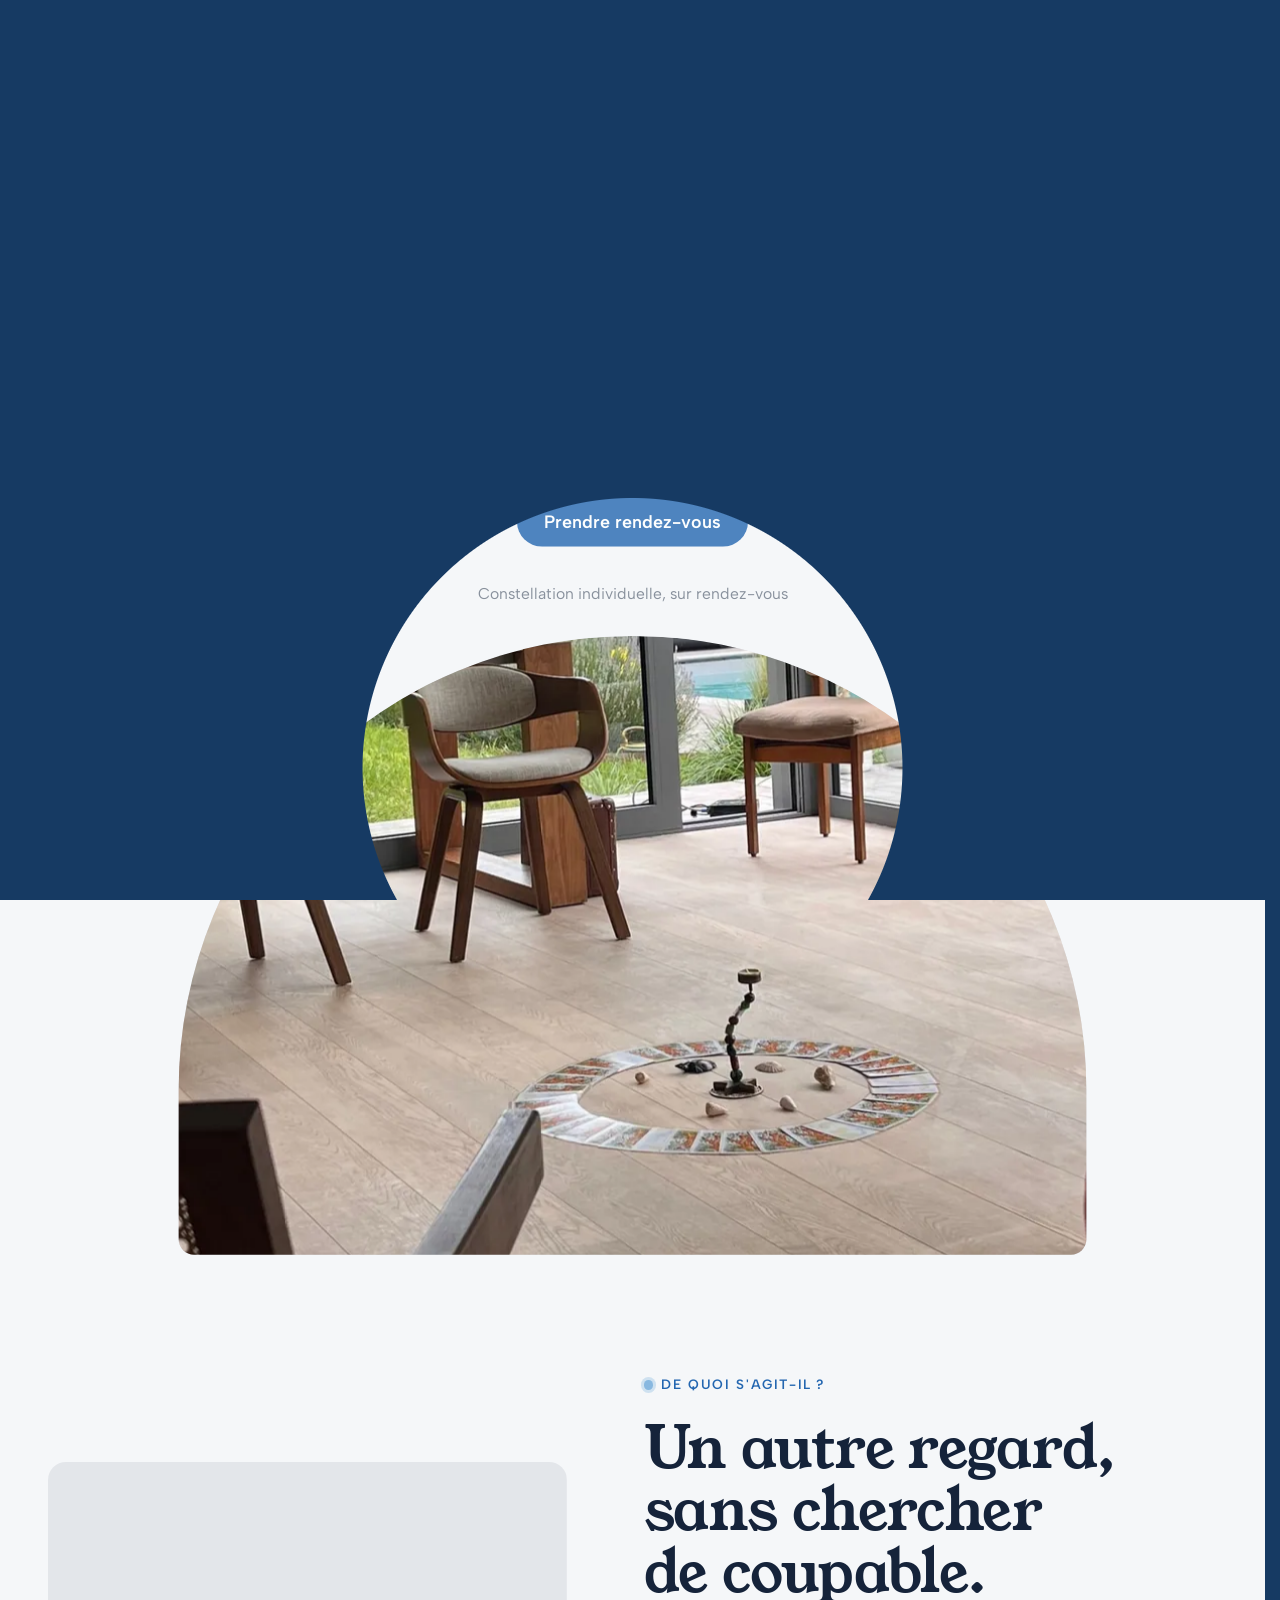
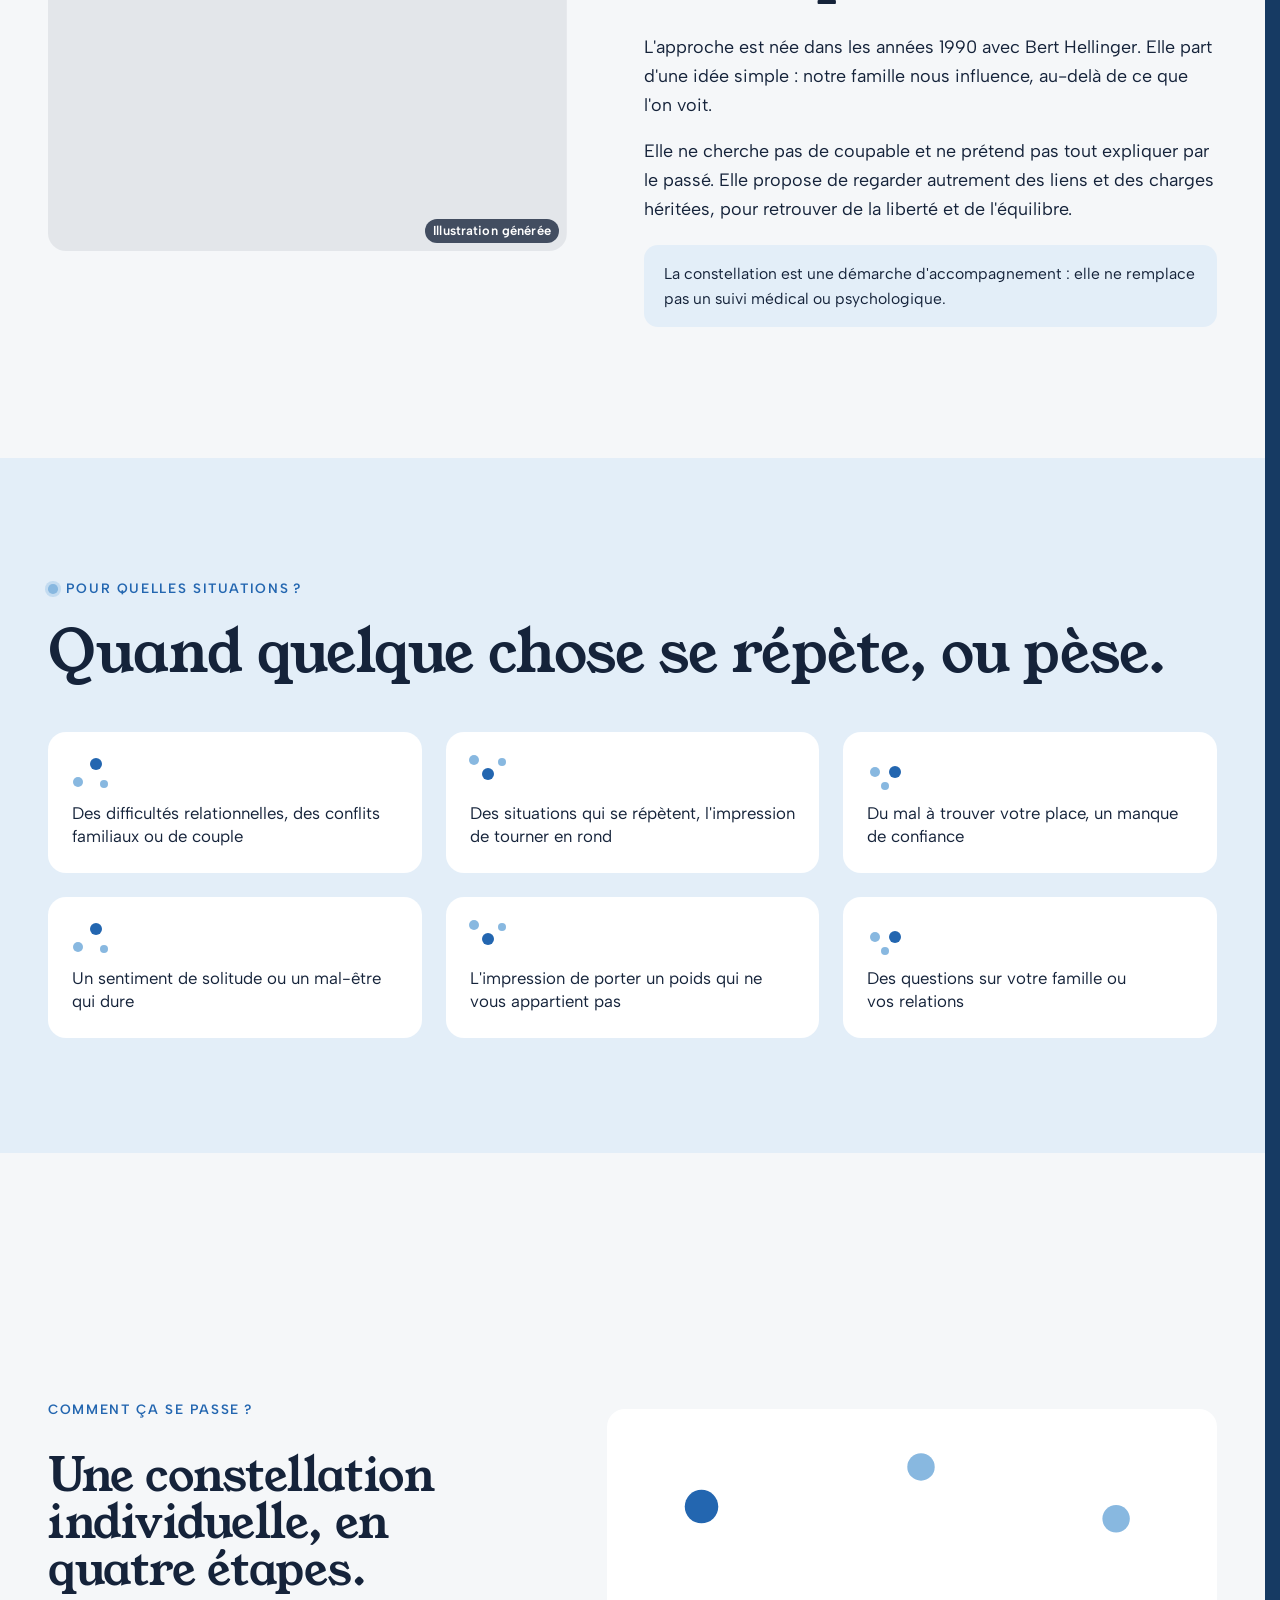
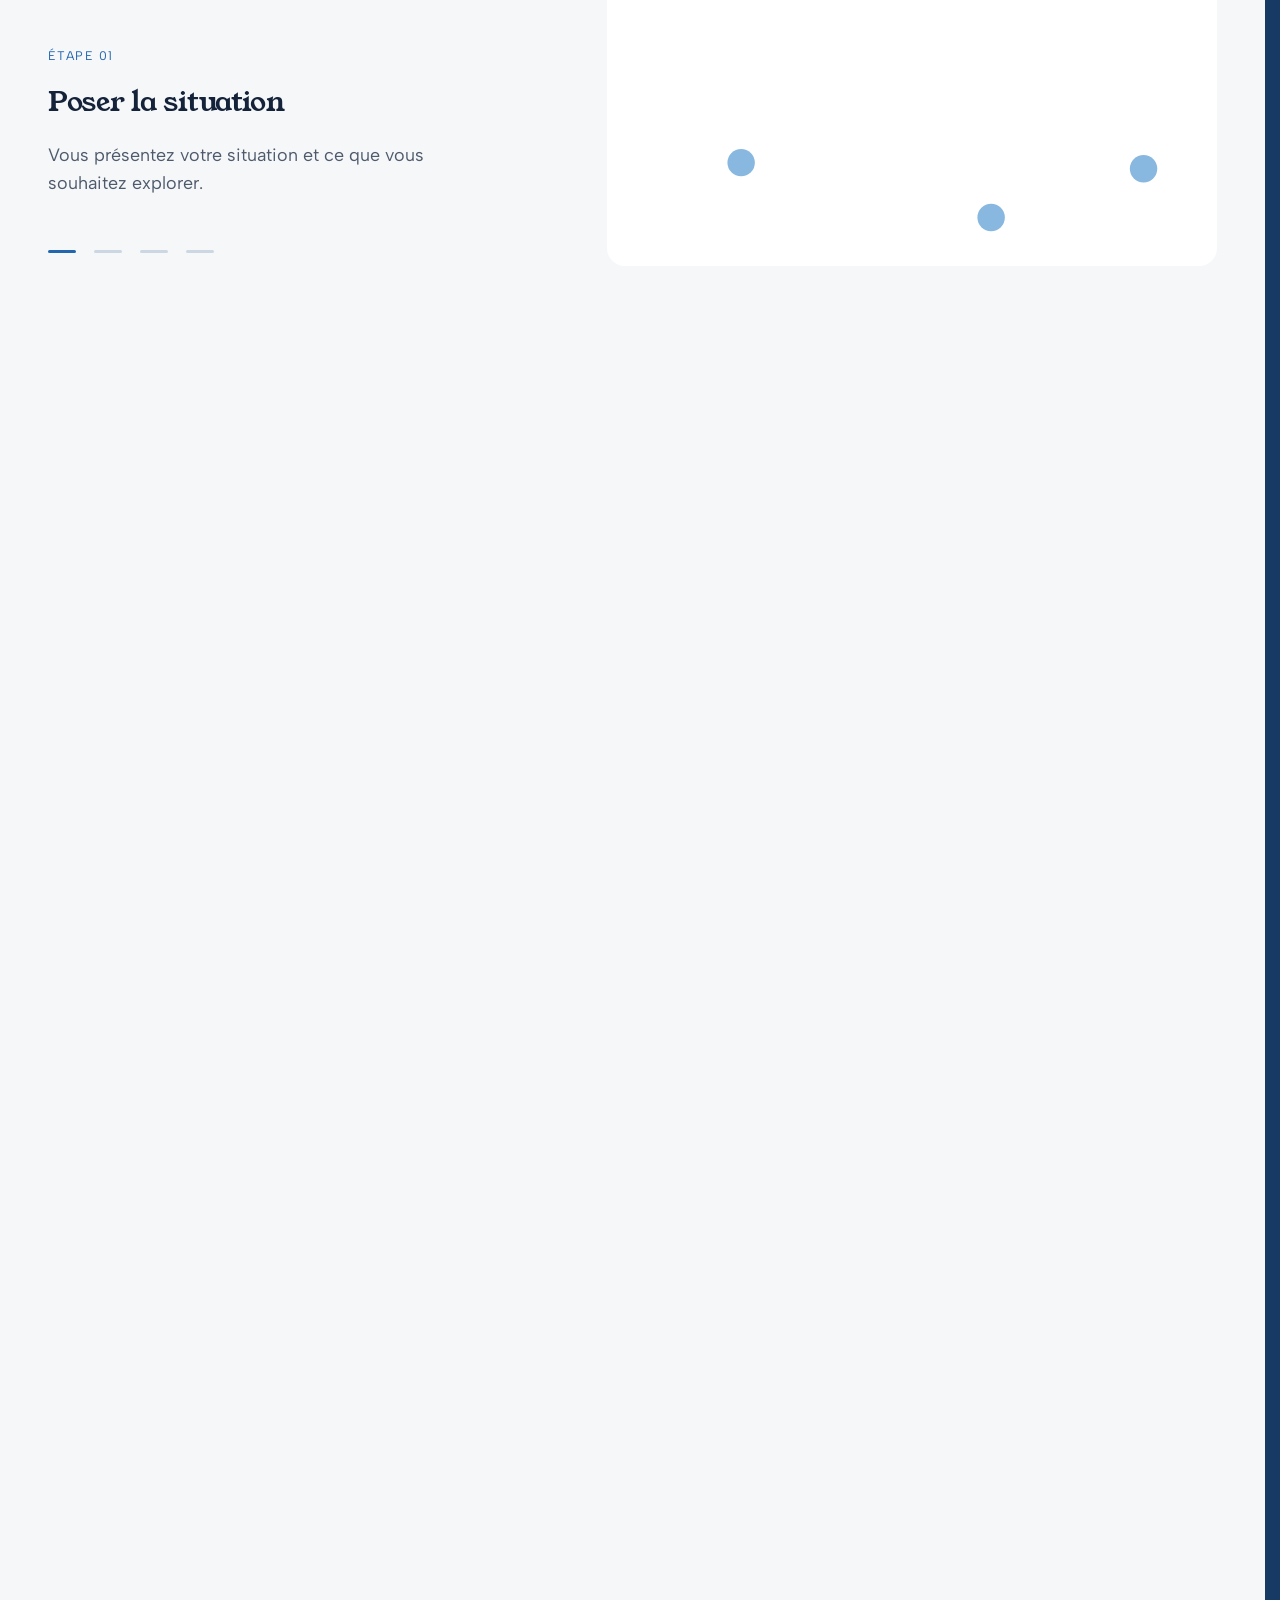
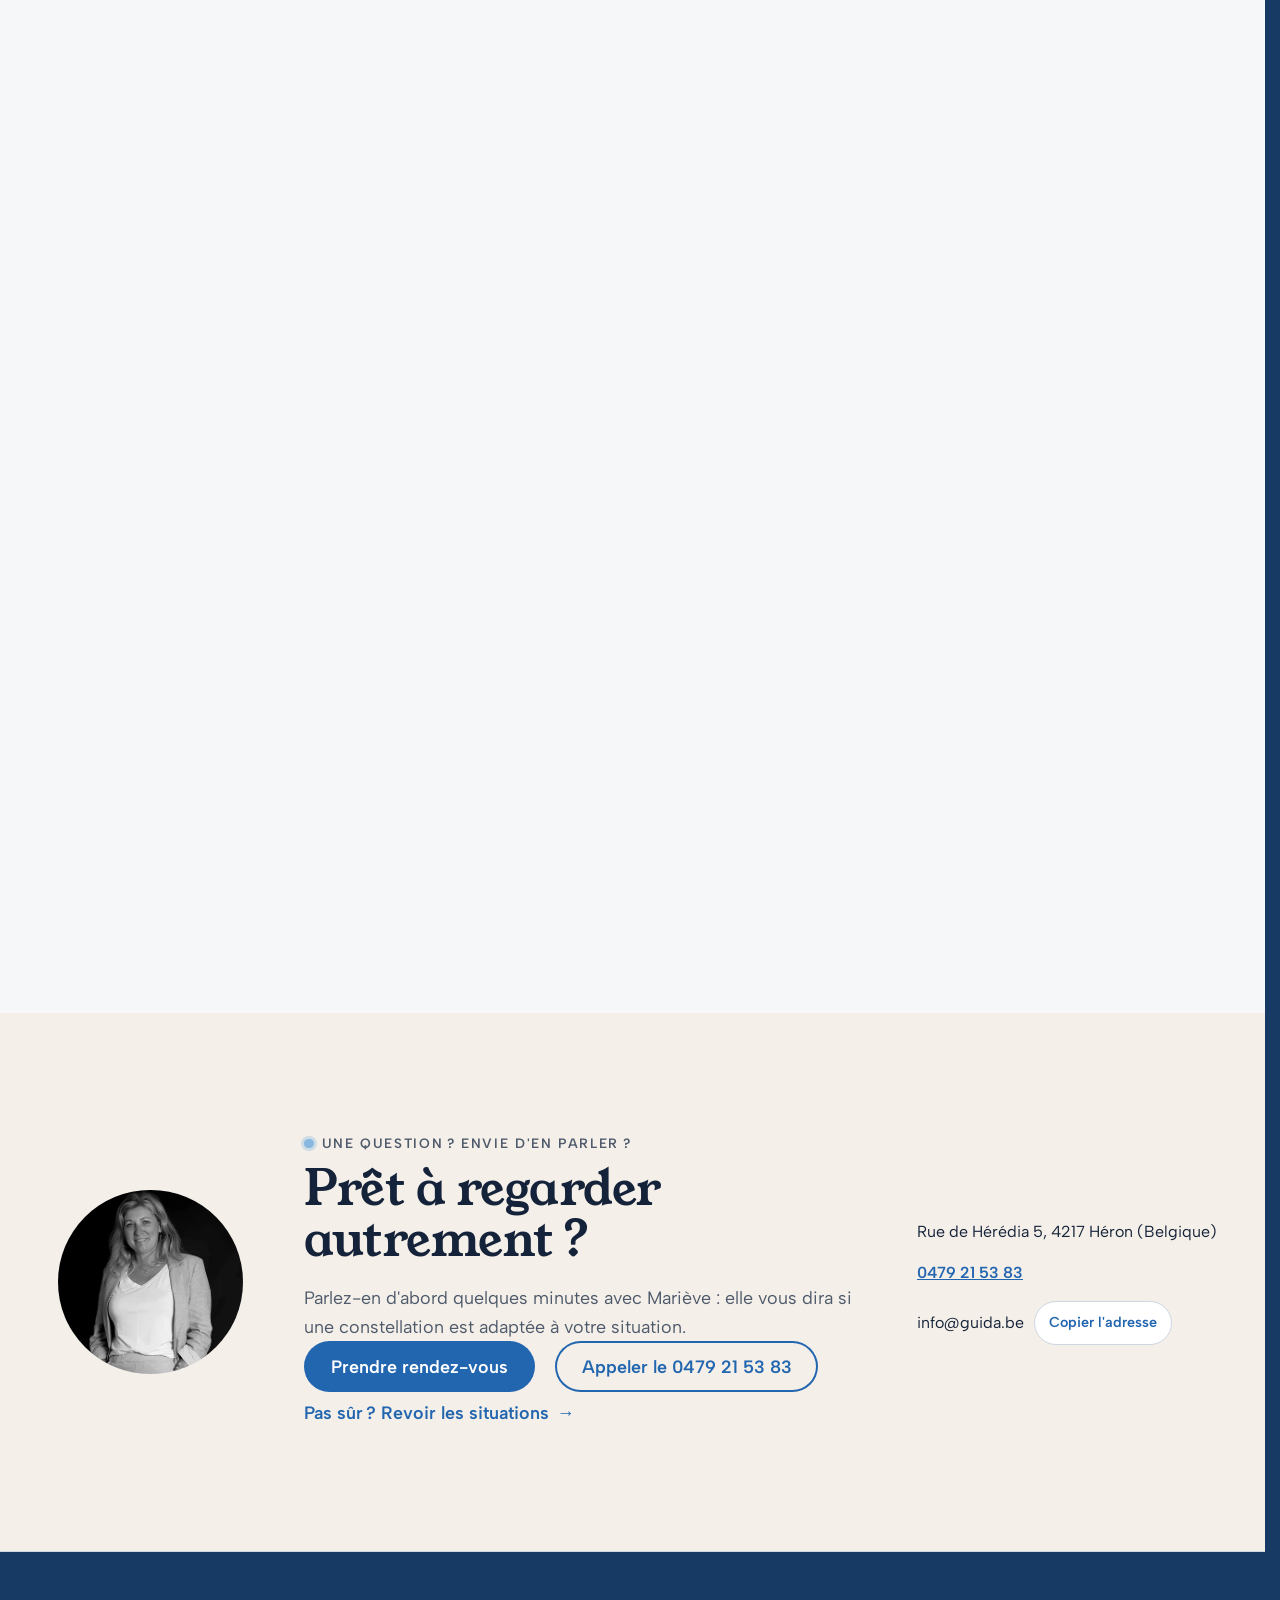
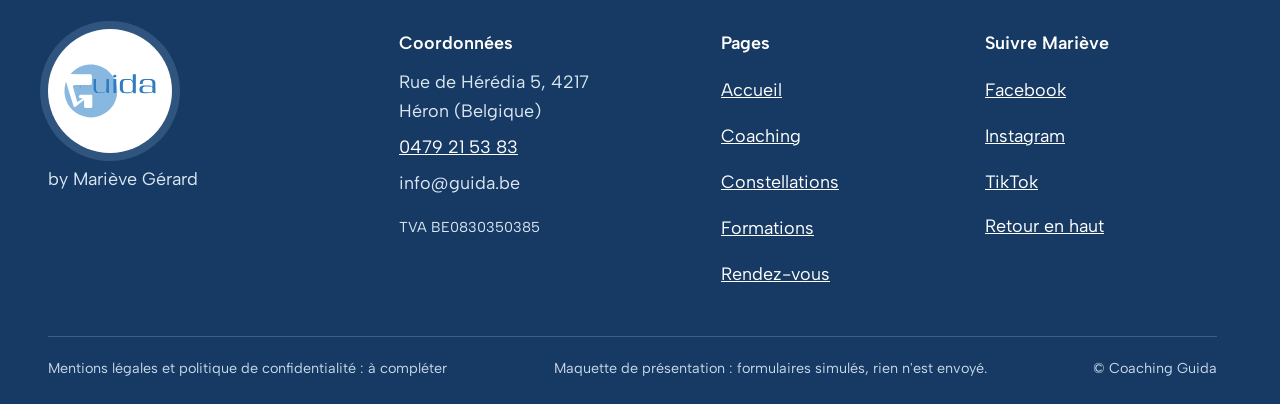
<file: constellations.html>
<!doctype html>
<html lang="fr" data-v="2">
<head>
<meta charset="utf-8">
<meta name="viewport" content="width=device-width, initial-scale=1, viewport-fit=cover">
<title>Constellations familiales et systémiques : Coaching Guida</title>
<meta name="description" content="Regarder autrement sa place dans sa famille : de quoi il s&#39;agit, pour quelles situations, et comment se déroule une constellation individuelle, en quatre étapes.">
<meta name="robots" content="noindex, nofollow">
<link rel="canonical" href="https://guida-maquette.vercel.app/constellations">
<style>:root{--fond:#F5F7F9;--texte:#15233A;--voile-fond:#163A63;--ouverture-fond:#163A63;--menu-fond:#F5F7F9}:root { --entete-h: 72px; --barres-h: 0px; } html { background: var(--fond); color: var(--texte); scrollbar-gutter: stable; } body { margin: 0; background: var(--fond); } html.js:not(.secours):not([data-arrivee="retour"]) [data-anime] { opacity: 0; } html.js:not(.secours):not([data-arrivee="retour"]) [data-anime].vu { opacity: 1; } [data-voile] { position: fixed; inset: 0; z-index: 900; background: var(--voile-fond); transform: translateY(100%); visibility: hidden; pointer-events: none; } html[data-arrivee="voile"]:not(.voile-leve):not(.secours) [data-voile] { transform: none; visibility: visible; } html.secours [data-voile] { visibility: hidden !important; } .ouverture-panneau { position: fixed; inset: 0; z-index: 850; display: none; place-content: center; justify-items: center; background: var(--ouverture-fond, var(--voile-fond)); color: var(--fond); text-align: center; } html.js[data-arrivee="intro"]:not(.secours):not(.intro-finie) .ouverture-panneau { display: grid; } html.defilement-bloque, html.defilement-bloque body, html.js[data-arrivee="intro"]:not(.secours):not(.intro-finie), html.js[data-arrivee="intro"]:not(.secours):not(.intro-finie) body, html[data-arrivee="voile"]:not(.voile-leve):not(.secours), html[data-arrivee="voile"]:not(.voile-leve):not(.secours) body { overflow: hidden; } html.js[data-arrivee="intro"]:not(.secours):not(.intro-finie) { background-color: var(--ouverture-fond, var(--voile-fond)); } html[data-arrivee="voile"]:not(.voile-leve):not(.secours) { background-color: var(--voile-fond); }</style>
<script>(function () {
var d = document.documentElement, ss = null, ls = null;
try { ss = window.sessionStorage; ls = window.localStorage; } catch (e) {}
d.classList.add('js');
var nav = performance.getEntriesByType ? performance.getEntriesByType('navigation')[0] : null;
var type = nav ? nav.type : 'navigate';
var depart = null;
try { depart = JSON.parse(ss.getItem('socle:depart') || 'null'); ss.removeItem('socle:depart'); } catch (e) {}
if (depart && !(Date.now() - depart.t < 15000)) depart = null;
var mode = type === 'back_forward' ? 'retour' : type === 'reload' ? 'intro' : depart ? 'voile' : 'intro';
d.setAttribute('data-arrivee', mode);
if (mode === 'voile' && depart.couleur) d.style.setProperty('--voile-fond', depart.couleur);
if (type === 'reload' && 'scrollRestoration' in history) {
history.scrollRestoration = 'manual';
}
try {
var choisie = ls && ls.getItem('socle:langue');
var langue = (d.lang || '').slice(0, 2);
if (choisie && choisie !== langue && type === 'navigate' && !depart) {
var alt = document.querySelector('link[rel="alternate"][hreflang="' + choisie + '"]');
if (alt) location.replace(new URL(alt.href).pathname + location.search + location.hash);
}
} catch (e) {}
setTimeout(function () { if (!d.classList.contains('demarre')) d.classList.add('secours'); }, 2000);
})();</script>
<link rel="preload" href="/assets/fonts/young-serif-400.woff2" as="font" type="font/woff2" crossorigin>
<link rel="preload" href="/assets/fonts/albert-sans-400.woff2" as="font" type="font/woff2" crossorigin>
<link rel="stylesheet" href="/assets/css/socle.css?v=2">
<link rel="stylesheet" href="/assets/css/modules.css?v=2">
<link rel="stylesheet" href="/assets/css/site.css?v=2">
<link rel="modulepreload" href="/assets/js/site.js?v=2">
<link rel="modulepreload" href="/assets/js/socle/index.js?v=2">
<script src="/assets/vendor/gsap.min.js" defer></script>
<script src="/assets/vendor/ScrollTrigger.min.js" defer></script>
<script src="/assets/vendor/SplitText.min.js" defer></script>
<script type="module" src="/assets/js/site.js?v=2"></script>
<meta name="theme-color" content="#F5F7F9">
<link rel="icon" href="/assets/images/favicon.svg" type="image/svg+xml">
<link rel="apple-touch-icon" href="/assets/images/apple-touch-icon.png">
<meta property="og:type" content="website">
<meta property="og:site_name" content="Coaching Guida">
<meta property="og:locale" content="fr_FR">
<meta property="og:title" content="Constellations familiales et systémiques : Coaching Guida">
<meta property="og:description" content="Regarder autrement sa place dans sa famille : de quoi il s&#39;agit, pour quelles situations, et comment se déroule une constellation individuelle, en quatre étapes.">
<meta property="og:url" content="https://guida-maquette.vercel.app/constellations">
<meta property="og:image" content="https://guida-maquette.vercel.app/assets/partage/constellations-fr.jpg">
<meta property="og:image:width" content="1200">
<meta property="og:image:height" content="630">
<meta property="og:image:alt" content="Une salle avec des chaises en cercle, pour les constellations familiales">
<meta name="twitter:card" content="summary_large_image">
<script type="application/ld+json">{"@context":"https://schema.org","@type":"ProfessionalService","name":"Coaching Guida","url":"https://guida-maquette.vercel.app/","telephone":"+32479215383","email":"info@guida.be","vatID":"BE0830350385","founder":{"@type":"Person","name":"Mariève Gérard","jobTitle":"Coach"},"address":{"@type":"PostalAddress","streetAddress":"Rue de Hérédia 5","postalCode":"4217","addressLocality":"Héron","addressCountry":"BE"},"areaServed":"Belgique","sameAs":["https://www.facebook.com/coaching.guida/","https://www.instagram.com/marievegerard/","https://www.tiktok.com/@marievegerardcoaching"],"description":"Coaching professionnel, coaching de vie, coaching scolaire, constellations familiales et systémiques, formations et ateliers, par Mariève Gérard à Héron."}</script>
</head>
<body id="haut">
<div data-voile data-forme="iris" aria-hidden="true"><div class="voile-contenu"><span class="disque-logo"><img src="/assets/images/logo-guida.svg" alt="" width="108" height="64"></span><span data-voile-libelle>Constellations</span></div></div>
<div class="ouverture-panneau" data-ouverture aria-hidden="true">
  <span class="ouverture-disque disque-logo" data-ouverture-objet><img src="/assets/images/logo-guida.svg" alt="" width="108" height="64"><svg class="ouverture-fleche" viewBox="0 0 100 100" aria-hidden="true"><circle cx="50" cy="50" r="48" /></svg></span>
  <p class="ouverture-ligne">by Mariève Gérard</p>
</div>
<a class="evitement" href="#contenu">Aller au contenu</a>
<header data-entete>
  <div class="entete-rangee">
    <a class="entete-logo" href="/" data-libelle="Accueil" aria-label="Coaching Guida, accueil">
      <img src="/assets/images/logo-guida.svg" alt="" width="108" height="64"><span class="entete-signature" aria-hidden="true"><strong>Mariève Gérard</strong><span>Coach à Héron</span></span>
    </a>
    <nav data-nav aria-label="Navigation principale">
      <ul><li><a href="/coaching" data-libelle="Coaching">Coaching</a></li><li><a href="/constellations" data-libelle="Constellations" aria-current="page">Constellations</a></li><li><a href="/formations" data-libelle="Formations">Formations</a></li></ul>
    </nav>
    <div class="entete-actions">
      <a class="bouton" href="/rendez-vous" data-libelle="Rendez-vous">Prendre rendez-vous</a>
      <button type="button" data-menu-bouton aria-controls="menu" aria-expanded="false" data-libelle-ouvrir="Menu" data-libelle-fermer="Fermer"><span data-libelle-bouton>Menu</span></button>
      <a class="menu-sansjs" href="#menu" data-menu-lien>Menu</a>
    </div>
  </div>
</header>
<script>/* Avant le premier affichage : rangées de la navigation (même règle que ajusterNav dans assets/js/socle/entete.js)
   et hauteur réelle de l'en-tête, pour que rien ne saute quand le JavaScript du site prend la main. */
(function () {
  var h = document.documentElement, u = document.querySelector('[data-nav] ul'), e = document.querySelector('[data-entete]');
  if (u) {
    var deborde = function () { return u.scrollWidth > u.clientWidth + 1; }, c = deborde();
    if (c && window.matchMedia('(min-width: 900px)').matches) {
      h.classList.add('nav-deux-rangees'); c = deborde();
      if (c) { h.classList.add('nav-deux-lignes'); var a = u.querySelector('a'); c = !a || u.getBoundingClientRect().height > a.getBoundingClientRect().height * 2.5; }
      if (c) h.classList.remove('nav-deux-rangees', 'nav-deux-lignes');
    }
    if (c) h.classList.add('nav-compacte');
  }
  if (e) h.style.setProperty('--entete-h', Math.round(e.getBoundingClientRect().height) + 'px');
})();</script>
<span id="menu-ferme" aria-hidden="true"></span>
<div id="menu" data-menu role="dialog" aria-modal="true" aria-label="Menu">
  <p class="menu-sansjs-fermer"><a href="#menu-ferme">Fermer</a></p>
  <ul><li style="--i:0"><a href="/" class="menu-lien" data-libelle="Accueil">Accueil</a></li><li style="--i:1"><a href="/coaching" class="menu-lien" data-libelle="Coaching">Coaching</a></li><li style="--i:2"><a href="/constellations" class="menu-lien" data-libelle="Constellations" aria-current="page">Constellations</a></li><li style="--i:3"><a href="/formations" class="menu-lien" data-libelle="Formations">Formations</a></li><li style="--i:4"><a href="/rendez-vous" class="menu-lien" data-libelle="Rendez-vous">Rendez-vous</a></li></ul>
  <p><a class="bouton" href="tel:+32479215383">Appeler 0479 21 53 83</a></p>
</div>
<main id="contenu" tabindex="-1">
<section class="cs-tete" id="debut">
  <p class="surtitre" data-apparait>Constellations familiales et systémiques</p>
  <h1 class="page-titre" data-anime="gsap"><span class="hl"><span class="hl-in">Trouver sa place dans son histoire.</span></span></h1>
  <p class="page-intro" data-apparait>Nous sommes reliés à notre système familial, parfois plus qu&#39;on ne l&#39;imagine. La constellation met en lumière des dynamiques cachées et des loyautés invisibles, pour voir sa situation autrement.</p>
  <p class="actions" data-apparait><a href="/rendez-vous?sujet=constellations" class="bouton" data-libelle="Rendez-vous" data-action-principale data-survol="magnetique">Prendre rendez-vous</a></p>
  <p class="info" data-info-cle data-apparait>Constellation individuelle, sur rendez-vous</p>
  <div class="arche-scene">
  <figure class="media arche" data-iris-centre data-effet="arche" style="--cadrage:50% 62%">
  <picture><source media="(max-width: 760px) and (orientation: portrait)" srcset="/assets/images/salle-arche-mobile-640.webp 640w, /assets/images/salle-arche-mobile-1080.webp 1080w" sizes="(max-width: 760px) 92vw, 1100px">
    <img src="/assets/images/salle-arche-1500.webp" srcset="/assets/images/salle-arche-800.webp 800w, /assets/images/salle-arche-1200.webp 1200w, /assets/images/salle-arche-1500.webp 1500w" sizes="(max-width: 760px) 92vw, 1100px" alt="Des chaises en cercle dans une salle vitrée ouverte sur le jardin, des figurines posées au centre" width="1500" height="1125" fetchpriority="high" loading="eager" decoding="async">
  </picture>
</figure>
  </div>
</section>
<section class="section" id="quoi">
  <div class="conteneur cs-quoi-grille">
    <figure class="media " data-grok data-anime="rideau" style="--cadrage:50% 50%">
  <picture>
    <img src="/assets/images/grok/constellation-figurines-1200.webp" srcset="/assets/images/grok/constellation-figurines-640.webp 640w, /assets/images/grok/constellation-figurines-960.webp 960w, /assets/images/grok/constellation-figurines-1200.webp 1200w" sizes="(max-width: 900px) 90vw, 560px" alt="De petites figurines en bois posées en cercle sur un parquet clair" width="1200" height="900" loading="lazy" decoding="async">
  </picture><figcaption class="mention-ia">Illustration générée</figcaption>
</figure>
    <div>
      <p class="surtitre">De quoi s&#39;agit-il ?</p>
      <h2 data-anime="lignes">Un autre regard, sans chercher de coupable.</h2>
      <p data-anime>L&#39;approche est née dans les années 1990 avec Bert Hellinger. Elle part d&#39;une idée simple : notre famille nous influence, au-delà de ce que l&#39;on voit.</p>
      <p data-anime>Elle ne cherche pas de coupable et ne prétend pas tout expliquer par le passé. Elle propose de regarder autrement des liens et des charges héritées, pour retrouver de la liberté et de l&#39;équilibre.</p>
      <p class="note" data-anime>La constellation est une démarche d&#39;accompagnement : elle ne remplace pas un suivi médical ou psychologique.</p>
    </div>
  </div>
</section>
<section class="section section--ciel" id="situations">
  <div class="conteneur">
    <p class="surtitre">Pour quelles situations ?</p>
    <h2 data-anime="lignes">Quand quelque chose se répète, ou pèse.</h2>
    <ul class="cs-situations" data-anime="cascade"><li><svg viewBox="0 0 40 40" aria-hidden="true" data-visuel><circle cx="8" cy="30" r="5" /><circle class="c-a" cx="26" cy="12" r="6" /><circle cx="34" cy="32" r="4" /></svg>Des difficultés relationnelles, des conflits familiaux ou de couple</li><li><svg viewBox="0 0 40 40" aria-hidden="true" data-visuel><circle cx="6" cy="8" r="5" /><circle class="c-a" cx="20" cy="22" r="6" /><circle cx="34" cy="10" r="4" /></svg>Des situations qui se répètent, l&#39;impression de tourner en rond</li><li><svg viewBox="0 0 40 40" aria-hidden="true" data-visuel><circle cx="10" cy="20" r="5" /><circle class="c-a" cx="30" cy="20" r="6" /><circle cx="20" cy="34" r="4" /></svg>Du mal à trouver votre place, un manque de confiance</li><li><svg viewBox="0 0 40 40" aria-hidden="true" data-visuel><circle cx="8" cy="30" r="5" /><circle class="c-a" cx="26" cy="12" r="6" /><circle cx="34" cy="32" r="4" /></svg>Un sentiment de solitude ou un mal-être qui dure</li><li><svg viewBox="0 0 40 40" aria-hidden="true" data-visuel><circle cx="6" cy="8" r="5" /><circle class="c-a" cx="20" cy="22" r="6" /><circle cx="34" cy="10" r="4" /></svg>L&#39;impression de porter un poids qui ne vous appartient pas</li><li><svg viewBox="0 0 40 40" aria-hidden="true" data-visuel><circle cx="10" cy="20" r="5" /><circle class="c-a" cx="30" cy="20" r="6" /><circle cx="20" cy="34" r="4" /></svg>Des questions sur votre famille ou vos relations</li></ul>
  </div>
</section>
<section class="see" id="etapes" data-module="schema-epingle-etapes" data-epingle aria-labelledby="etapes-titre">
  <div class="see__scene">
    <div class="see__grille socle-cadre">
      <div class="see__texte" data-tient="texte">
        <p class="socle-surtitre see__surtitre">Comment ça se passe ?</p>
        <h2 class="see__titre" id="etapes-titre">Une constellation individuelle, en quatre étapes.</h2>
        <ol class="see__etapes">
          <li class="see__etape"><p class="see__n">Étape 01</p><h3>Poser la situation</h3><p>Vous présentez votre situation et ce que vous souhaitez explorer.</p></li><li class="see__etape"><p class="see__n">Étape 02</p><h3>Lui donner une place</h3><p>La situation est mise en lumière à l&#39;aide de supports et de représentations, posés dans l&#39;espace.</p></li><li class="see__etape"><p class="see__n">Étape 03</p><h3>Observer autrement</h3><p>Les dynamiques à l&#39;œuvre apparaissent, sous un angle différent.</p></li><li class="see__etape"><p class="see__n">Étape 04</p><h3>Ouvrir des possibilités</h3><p>De nouvelles pistes se dessinent : un autre regard, plus de clarté pour avancer.</p></li>
        </ol>
      </div>
      <figure class="see__schema" data-tient="schéma">
        <div class="see__plan">
          <svg class="see__svg" viewBox="0 0 400 300" aria-hidden="true">
            <ellipse class="sol" cx="200" cy="160" rx="150" ry="112" data-see-des="2" />
            <g class="liens" data-see-partie="3"><line class="lien-pt" x1="196" y1="168" x2="140" y2="104" /><line class="lien-pt" x1="196" y1="168" x2="266" y2="92" /><line class="lien-pt" x1="196" y1="168" x2="122" y2="214" /><line class="lien-pt" x1="140" y1="104" x2="300" y2="214" /><line class="lien-pt" x1="266" y1="92" x2="214" y2="246" /><line class="lien-pt" x1="122" y1="214" x2="214" y2="246" /><line class="lien-pt" x1="140" y1="104" x2="266" y2="92" /></g>
            <circle class="cercle-final" cx="200" cy="150" r="95" data-see-des="4" />
            <g class="pt pt-moi" style="--x1:62px;--y1:64px;--x2:196px;--y2:168px;--x4:200px;--y4:55px" data-effet="points-en-cercle"><circle r="11" /></g><g class="pt" style="--x1:334px;--y1:72px;--x2:140px;--y2:104px;--x4:282px;--y4:102px"><circle r="9" /></g><g class="pt" style="--x1:88px;--y1:232px;--x2:266px;--y2:92px;--x4:282px;--y4:198px"><circle r="9" /></g><g class="pt" style="--x1:352px;--y1:236px;--x2:122px;--y2:214px;--x4:200px;--y4:245px"><circle r="9" /></g><g class="pt" style="--x1:206px;--y1:38px;--x2:300px;--y2:214px;--x4:118px;--y4:198px"><circle r="9" /></g><g class="pt" style="--x1:252px;--y1:268px;--x2:214px;--y2:246px;--x4:118px;--y4:102px"><circle r="9" /></g>
          </svg>
        </div>
        <figcaption class="socle-sr">Schéma : des points dispersés, puis posés dans l&#39;espace, reliés entre eux, enfin rassemblés en cercle.</figcaption>
      </figure>
    </div>
  </div>
</section>
<section class="section section--lin" id="fin">
  <div class="conteneur fin-bloc">
    <div class="fin-portrait">
      <figure class="media fin-media" style="--cadrage:50% 22%">
  <picture>
    <img src="/assets/images/marieve-noir-585.webp" srcset="/assets/images/marieve-noir-400.webp 400w, /assets/images/marieve-noir-585.webp 585w" sizes="210px" alt="Mariève Gérard en veste claire, en noir et blanc sur fond noir" width="585" height="780" loading="lazy" decoding="async">
  </picture>
</figure>
      <svg viewBox="0 0 200 200" aria-hidden="true" data-fx="trace"><circle cx="100" cy="100" r="98" /></svg>
    </div>
    <div class="fin-texte">
      <p class="surtitre">Une question ? Envie d&#39;en parler ?</p>
      <h2 data-anime="lignes">Prêt à regarder autrement ?</h2>
      <p data-anime>Parlez-en d&#39;abord quelques minutes avec Mariève : elle vous dira si une constellation est adaptée à votre situation.</p>
      <p class="actions fin-actions" data-anime>
        <a href="/rendez-vous?sujet=constellations" class="bouton" data-libelle="Rendez-vous" data-survol="magnetique">Prendre rendez-vous</a>
        <a class="bouton bouton--contour" href="tel:+32479215383">Appeler le 0479 21 53 83</a>
      </p>
      <p class="fin-revoir"><a href="/#besoin" class="lien-fleche" data-libelle="Accueil">Pas sûr ? Revoir les situations</a></p>
    </div>
    <div class="fin-coord" data-anime>
      <span>Rue de Hérédia 5, 4217 Héron (Belgique)</span>
      <a href="tel:+32479215383">0479 21 53 83</a>
      <span class="email-ligne"><span class="selectionnable">info@guida.be</span><button type="button" class="copier" data-copier="info@guida.be" data-copie="Adresse copiée"><span data-libelle-bouton>Copier l&#39;adresse</span></button></span>
    </div>
  </div>
</section>
</main>
<footer class="pied" id="pied">
  <div class="conteneur pied-grille">
    <div class="pied-marque">
      <span class="disque-logo pied-disque"><img src="/assets/images/logo-guida.svg" alt="Coaching Guida" width="108" height="64" loading="lazy"></span>
      <p>by Mariève Gérard</p>
    </div>
    <div>
      <p class="pied-titre">Coordonnées</p>
      <p>Rue de Hérédia 5, 4217 Héron (Belgique)<br><a href="tel:+32479215383">0479 21 53 83</a><br><span class="selectionnable">info@guida.be</span></p>
      <p class="pied-petit">TVA BE0830350385</p>
    </div>
    <nav aria-label="Pages">
      <p class="pied-titre">Pages</p>
      <ul><li><a href="/" data-libelle="Accueil">Accueil</a></li><li><a href="/coaching" data-libelle="Coaching">Coaching</a></li><li><a href="/constellations" data-libelle="Constellations" aria-current="page">Constellations</a></li><li><a href="/formations" data-libelle="Formations">Formations</a></li><li><a href="/rendez-vous" data-libelle="Rendez-vous">Rendez-vous</a></li></ul>
    </nav>
    <div>
      <p class="pied-titre">Suivre Mariève</p>
      <ul class="pied-reseaux">
        <li><a href="https://www.facebook.com/coaching.guida/" target="_blank" rel="noopener">Facebook</a></li>
        <li><a href="https://www.instagram.com/marievegerard/" target="_blank" rel="noopener">Instagram</a></li>
        <li><a href="https://www.tiktok.com/@marievegerardcoaching" target="_blank" rel="noopener">TikTok</a></li>
      </ul>
      <p><a href="#haut" data-sans-transition>Retour en haut</a></p>
    </div>
  </div>
  <div class="conteneur pied-bas"><p>Mentions légales et politique de confidentialité : à compléter</p><p>Maquette de présentation : formulaires simulés, rien n&#39;est envoyé.</p><p>© Coaching Guida</p></div>
</footer>
<div data-barre-fixe>
  <a class="bouton bouton--contour" href="tel:+32479215383">Appeler</a>
  <a class="bouton" href="/rendez-vous" data-libelle="Rendez-vous">Rendez-vous</a>
</div>
</body>
</html>
</file>
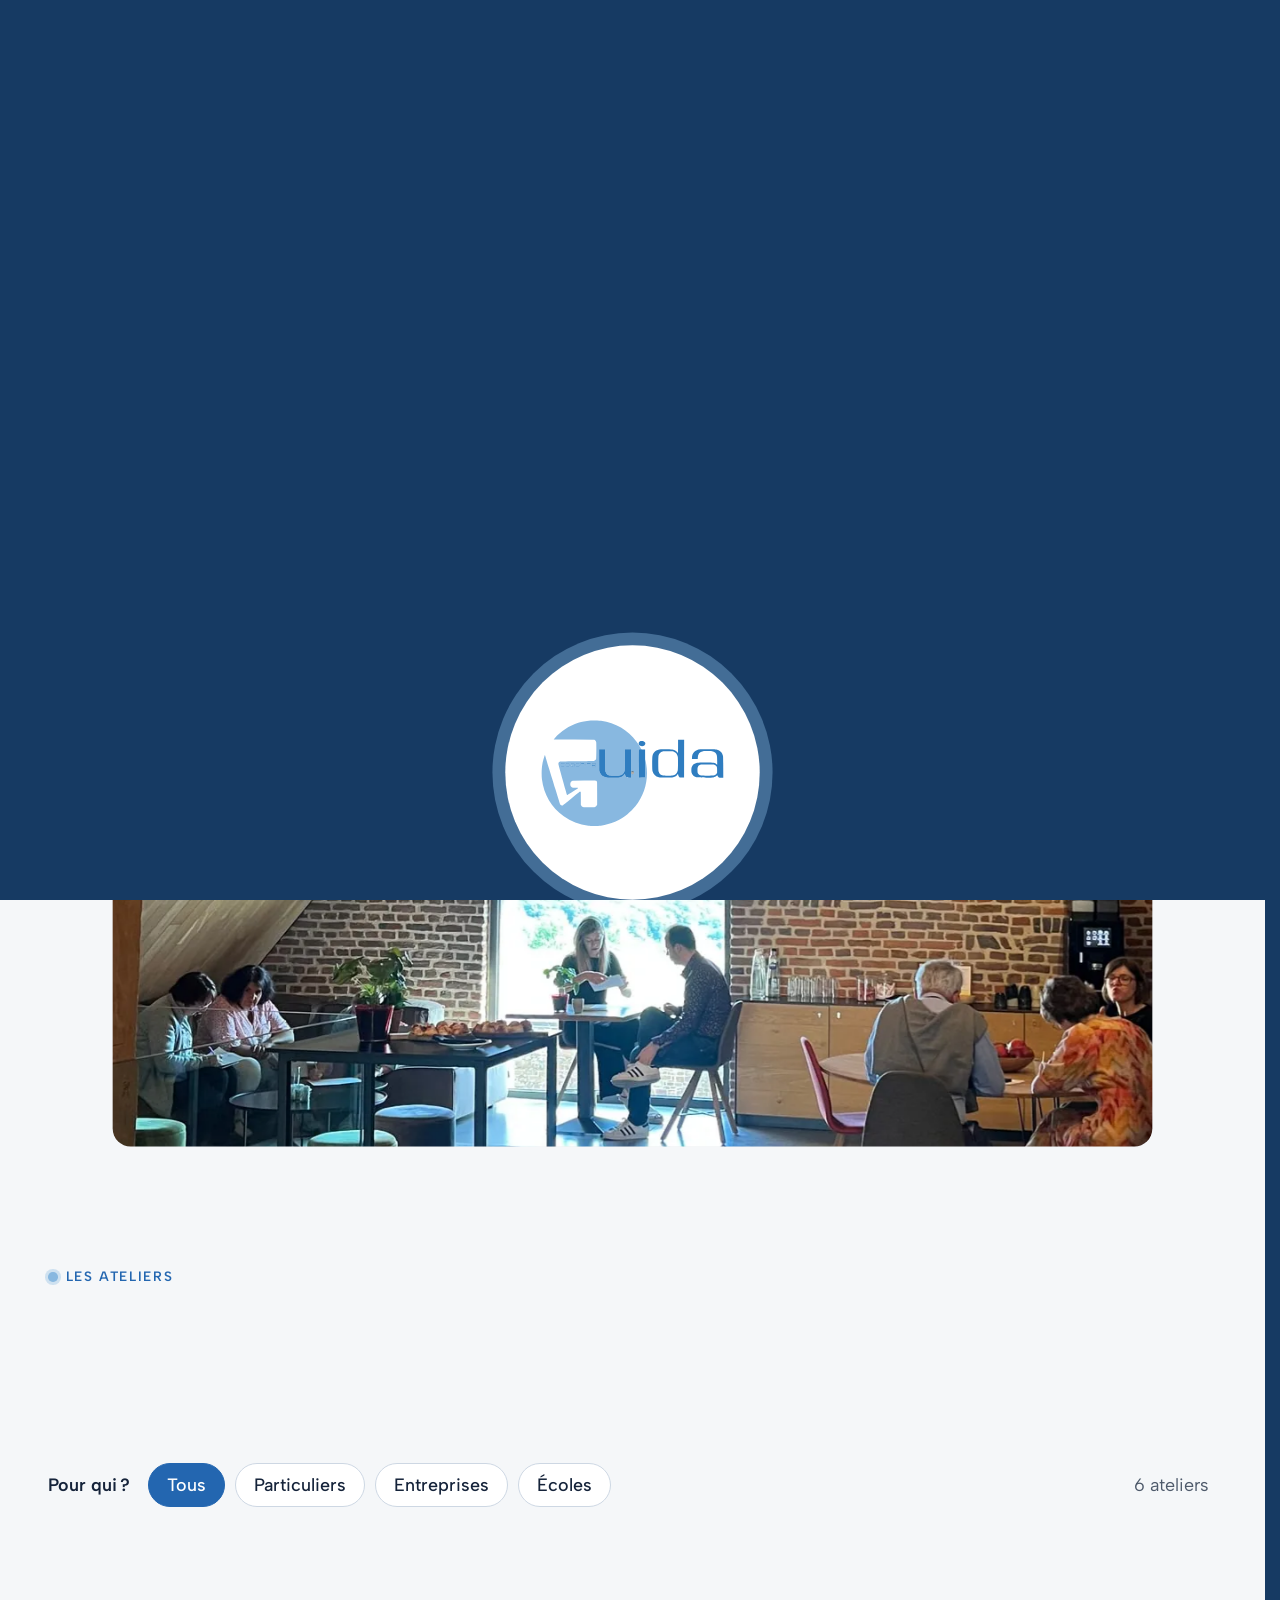
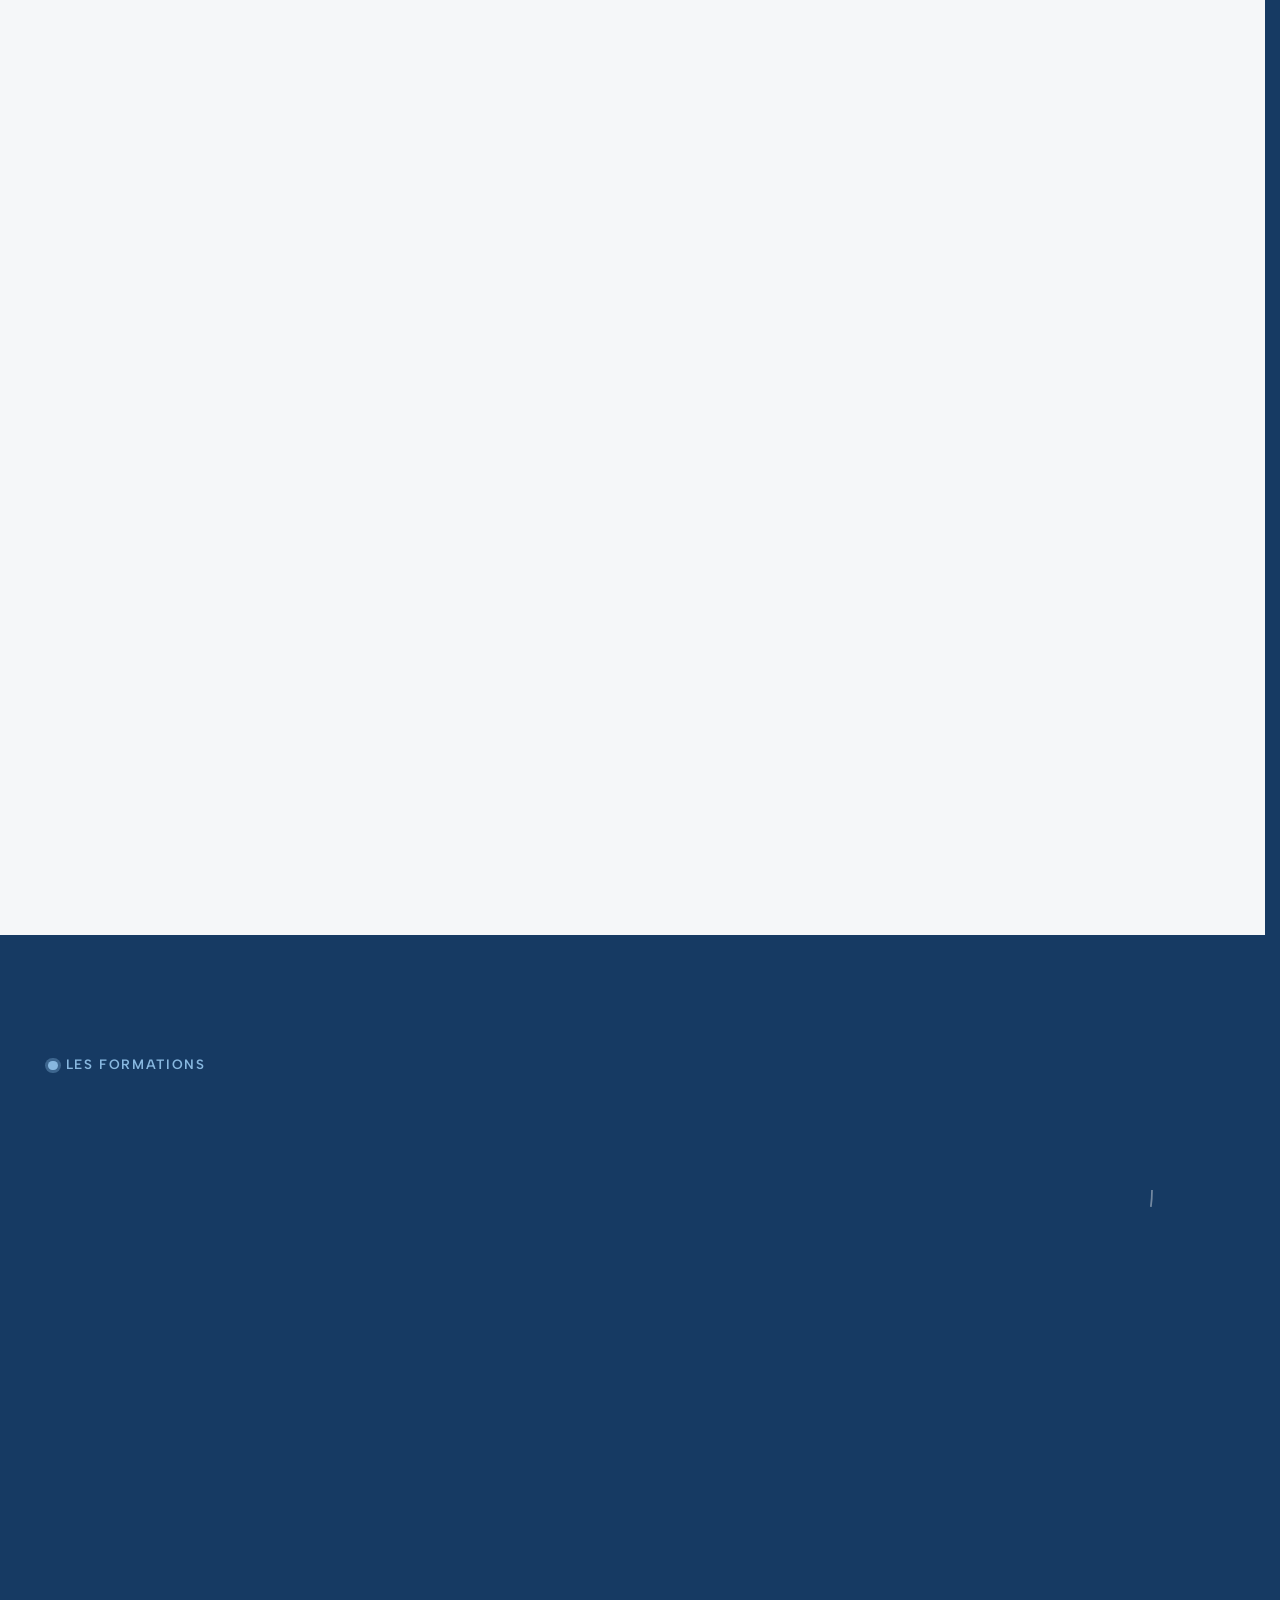
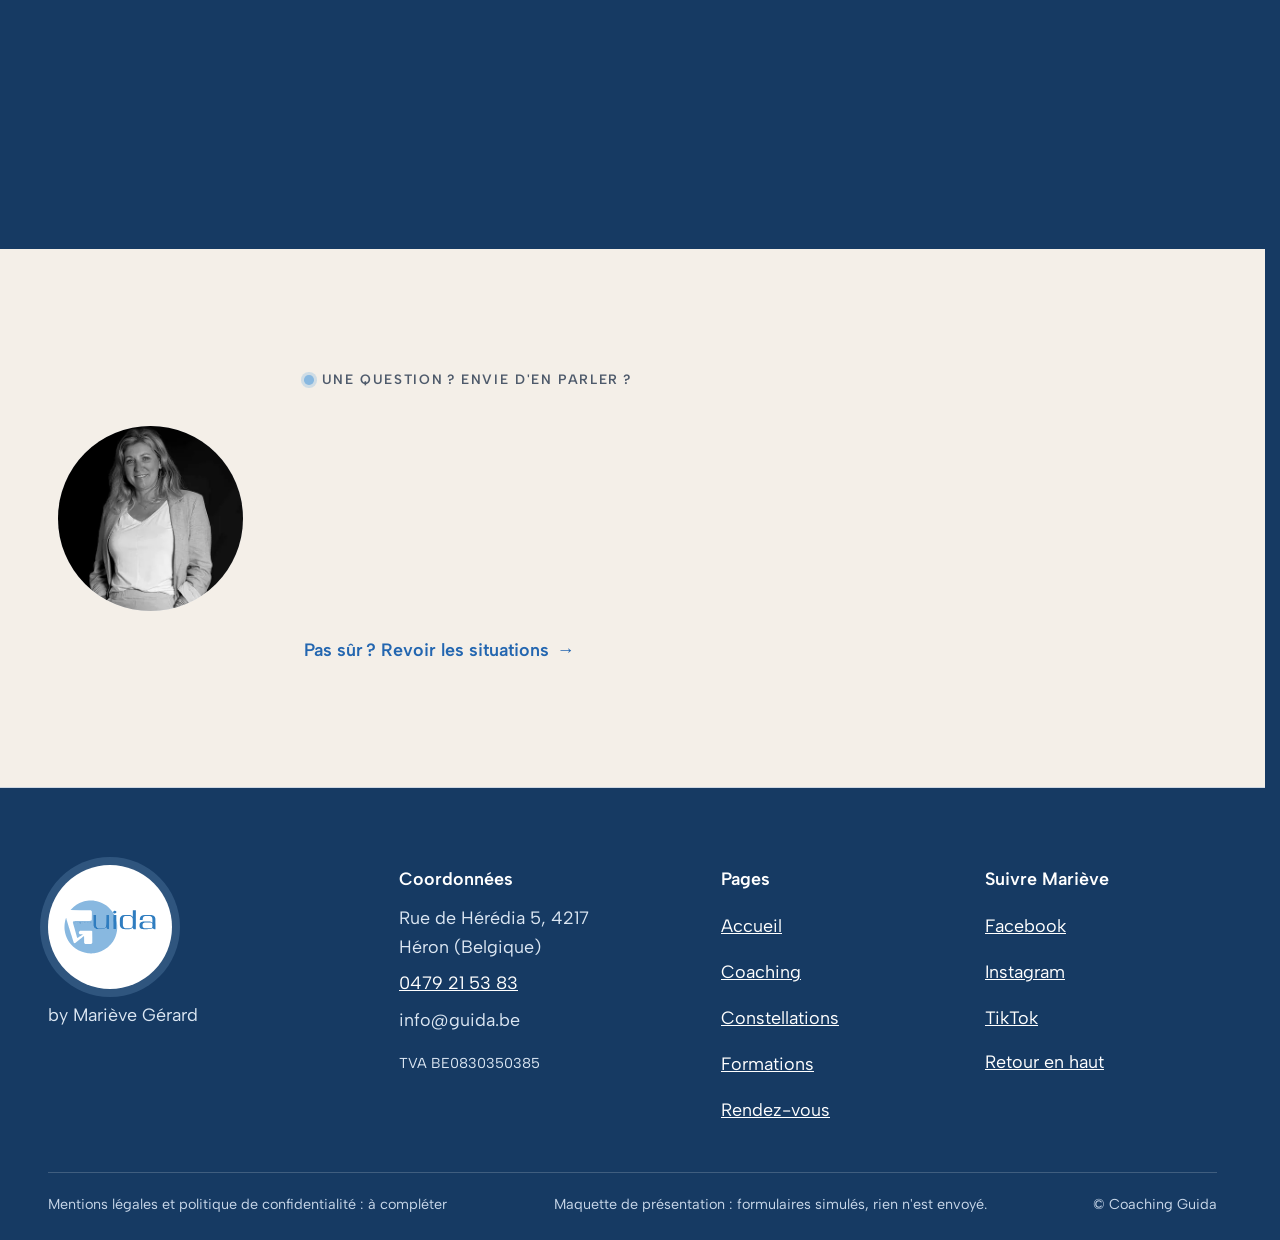
<file: formations.html>
<!doctype html>
<html lang="fr" data-v="2">
<head>
<meta charset="utf-8">
<meta name="viewport" content="width=device-width, initial-scale=1, viewport-fit=cover">
<title>Formations et ateliers : Coaching Guida</title>
<meta name="description" content="Ateliers individuels et d&#39;équipe (motivation, Ikigaï, Ennéagramme, méthode de travail, réunions, orientation) et formations pour entreprises et écoles.">
<meta name="robots" content="noindex, nofollow">
<link rel="canonical" href="https://guida-maquette.vercel.app/formations">
<style>:root{--fond:#F5F7F9;--texte:#15233A;--voile-fond:#163A63;--ouverture-fond:#163A63;--menu-fond:#F5F7F9}:root { --entete-h: 72px; --barres-h: 0px; } html { background: var(--fond); color: var(--texte); scrollbar-gutter: stable; } body { margin: 0; background: var(--fond); } html.js:not(.secours):not([data-arrivee="retour"]) [data-anime] { opacity: 0; } html.js:not(.secours):not([data-arrivee="retour"]) [data-anime].vu { opacity: 1; } [data-voile] { position: fixed; inset: 0; z-index: 900; background: var(--voile-fond); transform: translateY(100%); visibility: hidden; pointer-events: none; } html[data-arrivee="voile"]:not(.voile-leve):not(.secours) [data-voile] { transform: none; visibility: visible; } html.secours [data-voile] { visibility: hidden !important; } .ouverture-panneau { position: fixed; inset: 0; z-index: 850; display: none; place-content: center; justify-items: center; background: var(--ouverture-fond, var(--voile-fond)); color: var(--fond); text-align: center; } html.js[data-arrivee="intro"]:not(.secours):not(.intro-finie) .ouverture-panneau { display: grid; } html.defilement-bloque, html.defilement-bloque body, html.js[data-arrivee="intro"]:not(.secours):not(.intro-finie), html.js[data-arrivee="intro"]:not(.secours):not(.intro-finie) body, html[data-arrivee="voile"]:not(.voile-leve):not(.secours), html[data-arrivee="voile"]:not(.voile-leve):not(.secours) body { overflow: hidden; } html.js[data-arrivee="intro"]:not(.secours):not(.intro-finie) { background-color: var(--ouverture-fond, var(--voile-fond)); } html[data-arrivee="voile"]:not(.voile-leve):not(.secours) { background-color: var(--voile-fond); }</style>
<script>(function () {
var d = document.documentElement, ss = null, ls = null;
try { ss = window.sessionStorage; ls = window.localStorage; } catch (e) {}
d.classList.add('js');
var nav = performance.getEntriesByType ? performance.getEntriesByType('navigation')[0] : null;
var type = nav ? nav.type : 'navigate';
var depart = null;
try { depart = JSON.parse(ss.getItem('socle:depart') || 'null'); ss.removeItem('socle:depart'); } catch (e) {}
if (depart && !(Date.now() - depart.t < 15000)) depart = null;
var mode = type === 'back_forward' ? 'retour' : type === 'reload' ? 'intro' : depart ? 'voile' : 'intro';
d.setAttribute('data-arrivee', mode);
if (mode === 'voile' && depart.couleur) d.style.setProperty('--voile-fond', depart.couleur);
if (type === 'reload' && 'scrollRestoration' in history) {
history.scrollRestoration = 'manual';
}
try {
var choisie = ls && ls.getItem('socle:langue');
var langue = (d.lang || '').slice(0, 2);
if (choisie && choisie !== langue && type === 'navigate' && !depart) {
var alt = document.querySelector('link[rel="alternate"][hreflang="' + choisie + '"]');
if (alt) location.replace(new URL(alt.href).pathname + location.search + location.hash);
}
} catch (e) {}
setTimeout(function () { if (!d.classList.contains('demarre')) d.classList.add('secours'); }, 2000);
})();</script>
<link rel="preload" href="/assets/fonts/young-serif-400.woff2" as="font" type="font/woff2" crossorigin>
<link rel="preload" href="/assets/fonts/albert-sans-400.woff2" as="font" type="font/woff2" crossorigin>
<link rel="stylesheet" href="/assets/css/socle.css?v=2">
<link rel="stylesheet" href="/assets/css/modules.css?v=2">
<link rel="stylesheet" href="/assets/css/site.css?v=2">
<link rel="modulepreload" href="/assets/js/site.js?v=2">
<link rel="modulepreload" href="/assets/js/socle/index.js?v=2">
<script src="/assets/vendor/gsap.min.js" defer></script>
<script src="/assets/vendor/ScrollTrigger.min.js" defer></script>
<script src="/assets/vendor/SplitText.min.js" defer></script>
<script type="module" src="/assets/js/site.js?v=2"></script>
<meta name="theme-color" content="#F5F7F9">
<link rel="icon" href="/assets/images/favicon.svg" type="image/svg+xml">
<link rel="apple-touch-icon" href="/assets/images/apple-touch-icon.png">
<meta property="og:type" content="website">
<meta property="og:site_name" content="Coaching Guida">
<meta property="og:locale" content="fr_FR">
<meta property="og:title" content="Formations et ateliers : Coaching Guida">
<meta property="og:description" content="Ateliers individuels et d&#39;équipe (motivation, Ikigaï, Ennéagramme, méthode de travail, réunions, orientation) et formations pour entreprises et écoles.">
<meta property="og:url" content="https://guida-maquette.vercel.app/formations">
<meta property="og:image" content="https://guida-maquette.vercel.app/assets/partage/formations-fr.jpg">
<meta property="og:image:width" content="1200">
<meta property="og:image:height" content="630">
<meta property="og:image:alt" content="Un atelier dans une grange rénovée">
<meta name="twitter:card" content="summary_large_image">
<script type="application/ld+json">{"@context":"https://schema.org","@type":"ProfessionalService","name":"Coaching Guida","url":"https://guida-maquette.vercel.app/","telephone":"+32479215383","email":"info@guida.be","vatID":"BE0830350385","founder":{"@type":"Person","name":"Mariève Gérard","jobTitle":"Coach"},"address":{"@type":"PostalAddress","streetAddress":"Rue de Hérédia 5","postalCode":"4217","addressLocality":"Héron","addressCountry":"BE"},"areaServed":"Belgique","sameAs":["https://www.facebook.com/coaching.guida/","https://www.instagram.com/marievegerard/","https://www.tiktok.com/@marievegerardcoaching"],"description":"Coaching professionnel, coaching de vie, coaching scolaire, constellations familiales et systémiques, formations et ateliers, par Mariève Gérard à Héron."}</script>
</head>
<body id="haut">
<div data-voile data-forme="iris" aria-hidden="true"><div class="voile-contenu"><span class="disque-logo"><img src="/assets/images/logo-guida.svg" alt="" width="108" height="64"></span><span data-voile-libelle>Formations</span></div></div>
<div class="ouverture-panneau" data-ouverture aria-hidden="true">
  <span class="ouverture-disque disque-logo" data-ouverture-objet><img src="/assets/images/logo-guida.svg" alt="" width="108" height="64"><svg class="ouverture-fleche" viewBox="0 0 100 100" aria-hidden="true"><circle cx="50" cy="50" r="48" /></svg></span>
  <p class="ouverture-ligne">by Mariève Gérard</p>
</div>
<a class="evitement" href="#contenu">Aller au contenu</a>
<header data-entete>
  <div class="entete-rangee">
    <a class="entete-logo" href="/" data-libelle="Accueil" aria-label="Coaching Guida, accueil">
      <img src="/assets/images/logo-guida.svg" alt="" width="108" height="64"><span class="entete-signature" aria-hidden="true"><strong>Mariève Gérard</strong><span>Coach à Héron</span></span>
    </a>
    <nav data-nav aria-label="Navigation principale">
      <ul><li><a href="/coaching" data-libelle="Coaching">Coaching</a></li><li><a href="/constellations" data-libelle="Constellations">Constellations</a></li><li><a href="/formations" data-libelle="Formations" aria-current="page">Formations</a></li></ul>
    </nav>
    <div class="entete-actions">
      <a class="bouton" href="/rendez-vous" data-libelle="Rendez-vous">Prendre rendez-vous</a>
      <button type="button" data-menu-bouton aria-controls="menu" aria-expanded="false" data-libelle-ouvrir="Menu" data-libelle-fermer="Fermer"><span data-libelle-bouton>Menu</span></button>
      <a class="menu-sansjs" href="#menu" data-menu-lien>Menu</a>
    </div>
  </div>
</header>
<script>/* Avant le premier affichage : rangées de la navigation (même règle que ajusterNav dans assets/js/socle/entete.js)
   et hauteur réelle de l'en-tête, pour que rien ne saute quand le JavaScript du site prend la main. */
(function () {
  var h = document.documentElement, u = document.querySelector('[data-nav] ul'), e = document.querySelector('[data-entete]');
  if (u) {
    var deborde = function () { return u.scrollWidth > u.clientWidth + 1; }, c = deborde();
    if (c && window.matchMedia('(min-width: 900px)').matches) {
      h.classList.add('nav-deux-rangees'); c = deborde();
      if (c) { h.classList.add('nav-deux-lignes'); var a = u.querySelector('a'); c = !a || u.getBoundingClientRect().height > a.getBoundingClientRect().height * 2.5; }
      if (c) h.classList.remove('nav-deux-rangees', 'nav-deux-lignes');
    }
    if (c) h.classList.add('nav-compacte');
  }
  if (e) h.style.setProperty('--entete-h', Math.round(e.getBoundingClientRect().height) + 'px');
})();</script>
<span id="menu-ferme" aria-hidden="true"></span>
<div id="menu" data-menu role="dialog" aria-modal="true" aria-label="Menu">
  <p class="menu-sansjs-fermer"><a href="#menu-ferme">Fermer</a></p>
  <ul><li style="--i:0"><a href="/" class="menu-lien" data-libelle="Accueil">Accueil</a></li><li style="--i:1"><a href="/coaching" class="menu-lien" data-libelle="Coaching">Coaching</a></li><li style="--i:2"><a href="/constellations" class="menu-lien" data-libelle="Constellations">Constellations</a></li><li style="--i:3"><a href="/formations" class="menu-lien" data-libelle="Formations" aria-current="page">Formations</a></li><li style="--i:4"><a href="/rendez-vous" class="menu-lien" data-libelle="Rendez-vous">Rendez-vous</a></li></ul>
  <p><a class="bouton" href="tel:+32479215383">Appeler 0479 21 53 83</a></p>
</div>
<main id="contenu" tabindex="-1">
<section class="fo-tete" id="debut">
  <div>
    <p class="surtitre" data-apparait>Formations et ateliers</p>
    <h1 class="page-titre" data-anime="gsap"><span class="hl"><span class="hl-in">Des ateliers pour avancer, seul ou en équipe.</span></span></h1>
    <p class="page-intro" data-apparait>En séance individuelle, en entreprise ou en école : pour retrouver confiance, réduire le stress et mieux travailler ensemble.</p>
    <p class="actions" data-apparait><a href="/rendez-vous?sujet=formation" class="bouton" data-libelle="Rendez-vous" data-action-principale data-survol="magnetique">Demander un devis</a></p>
  </div>
  <div class="fo-chiffres" data-apparait>
    <p>6 ateliers</p><p>11 formations</p>
    <span class="texte-doux" data-info-cle>Dates et thèmes annoncés sur les réseaux sociaux</span>
  </div>
  <div class="bandeau-scene">
  <figure class="media bandeau" data-iris-centre data-effet="bandeau-grange" style="--cadrage:50% 52%">
  <picture><source media="(max-width: 760px) and (orientation: portrait)" srcset="/assets/images/grange-bandeau-mobile-640.webp 640w, /assets/images/grange-bandeau-mobile-1080.webp 1080w" sizes="(max-width: 760px) 92vw, 1400px">
    <img src="/assets/images/grange-bandeau-1500.webp" srcset="/assets/images/grange-bandeau-960.webp 960w, /assets/images/grange-bandeau-1500.webp 1500w" sizes="(max-width: 760px) 92vw, 1400px" alt="Un atelier dans une grange rénovée : mur de briques, charpente en chêne, participants autour de tables hautes" width="1500" height="643" fetchpriority="high" loading="eager" decoding="async">
  </picture>
</figure>
  </div>
</section>
<section class="section" id="ateliers">
  <div class="conteneur">
    <p class="surtitre">Les ateliers</p>
    <h2 data-anime="lignes">Six ateliers, à composer selon vos besoins.</h2>
    <div class="filtres" role="group" aria-label="Pour qui ?" data-filtres>
      <p>Pour qui ?</p>
      <button type="button" class="filtre" data-filtre="tous" aria-pressed="true">Tous</button>
      <button type="button" class="filtre" data-filtre="particuliers" aria-pressed="false">Particuliers</button><button type="button" class="filtre" data-filtre="entreprises" aria-pressed="false">Entreprises</button><button type="button" class="filtre" data-filtre="ecoles" aria-pressed="false">Écoles</button>
      <p class="filtres-compte" aria-live="polite"><span data-compte>6</span> <span data-compte-mot data-un="atelier" data-plusieurs="ateliers">ateliers</span></p>
    </div>
    <ul class="ateliers" data-anime="cascade">
      <li class="atelier" id="atelier-motivation" data-publics="particuliers entreprises">
        <svg viewBox="0 0 84 84" aria-hidden="true"><circle cx="30" cy="34" r="18" /><circle cx="54" cy="34" r="18" /><circle cx="42" cy="54" r="18" /><circle class="plein" cx="42" cy="41" r="5" /></svg>
        <h3>Moteurs de motivation</h3>
        <p>Identifier vos trois moteurs de motivation et apprendre à les activer au quotidien.</p>
        <ul class="formats"><li>Individuel : 2 h</li><li>Équipe : matinée ou journée</li></ul>
        <a href="/rendez-vous?sujet=formation&amp;atelier=Moteurs%20de%20motivation" class="lien-fleche" data-libelle="Rendez-vous">Demander cet atelier</a>
      </li><li class="atelier" id="atelier-ikigai" data-publics="particuliers">
        <svg viewBox="0 0 84 84" aria-hidden="true"><circle cx="42" cy="24" r="18" /><circle cx="60" cy="42" r="18" /><circle cx="42" cy="60" r="18" /><circle cx="24" cy="42" r="18" /><circle class="plein" cx="42" cy="42" r="5" /></svg>
        <h3>Ikigaï</h3>
        <p>La méthode japonaise pour donner du sens à votre vie ou à votre carrière, en équilibrant quatre éléments.</p>
        <ul class="formats"><li>Individuel : 2 h 30</li></ul>
        <a href="/rendez-vous?sujet=formation&amp;atelier=Ikiga%C3%AF" class="lien-fleche" data-libelle="Rendez-vous">Demander cet atelier</a>
      </li><li class="atelier" id="atelier-enneagramme" data-publics="particuliers">
        <svg viewBox="0 0 84 84" aria-hidden="true"><circle class="doux" cx="42" cy="42" r="34" /><polyline points="42,8 75.5,48 60,72 24,72 8.5,48 42,8" /><path d="M64 16 L20 16 L76 54 L42 76 L8 54 Z" class="doux" /><circle class="plein" cx="42" cy="8" r="4" /></svg>
        <h3>Ennéagramme</h3>
        <p>Une initiation aux neuf types de personnalité, pour mieux comprendre vos comportements et votre façon de penser.</p>
        <ul class="formats"><li>Individuel : 2 h 30</li></ul>
        <a href="/rendez-vous?sujet=formation&amp;atelier=Enn%C3%A9agramme" class="lien-fleche" data-libelle="Rendez-vous">Demander cet atelier</a>
      </li><li class="atelier" id="atelier-methode" data-publics="particuliers ecoles">
        <svg viewBox="0 0 84 84" aria-hidden="true"><rect x="10" y="14" width="64" height="58" rx="8" /><path d="M10 30 H74 M31 14 V72 M52 14 V72" class="doux" /><rect class="plein" x="35" y="36" width="13" height="12" rx="3" /></svg>
        <h3>Méthode de travail</h3>
        <p>Organiser votre temps, vos priorités et votre énergie avec une méthode personnalisée, pour le travail ou les études.</p>
        <ul class="formats"><li>Durée selon la demande</li></ul>
        <a href="/rendez-vous?sujet=formation&amp;atelier=M%C3%A9thode%20de%20travail" class="lien-fleche" data-libelle="Rendez-vous">Demander cet atelier</a>
      </li><li class="atelier" id="atelier-reunion" data-publics="entreprises">
        <svg viewBox="0 0 84 84" aria-hidden="true"><circle cx="42" cy="42" r="20" /><circle class="plein" cx="42" cy="10" r="5" /><circle class="plein" cx="74" cy="42" r="5" /><circle class="plein" cx="42" cy="74" r="5" /><circle class="plein" cx="10" cy="42" r="5" /><circle class="plein" cx="65" cy="19" r="5" /><circle class="plein" cx="19" cy="65" r="5" /></svg>
        <h3>Gestion de réunion et intelligence collaborative</h3>
        <p>Un accompagnement en amont d&#39;une réunion, ou l&#39;animation d&#39;une journée d&#39;équipe.</p>
        <ul class="formats"><li>Durée selon la demande</li></ul>
        <a href="/rendez-vous?sujet=formation&amp;atelier=Gestion%20de%20r%C3%A9union%20et%20intelligence%20collaborative" class="lien-fleche" data-libelle="Rendez-vous">Demander cet atelier</a>
      </li><li class="atelier" id="atelier-orientation" data-publics="particuliers ecoles">
        <svg viewBox="0 0 84 84" aria-hidden="true"><circle class="doux" cx="42" cy="42" r="34" /><path d="M24 60 L60 24 M38 24 H60 V46" /></svg>
        <h3>Bilan d&#39;orientation</h3>
        <p>Un bilan d&#39;orientation pour choisir ses études, ou un bilan de compétences pour se réorienter.</p>
        <ul class="formats"><li>Durée selon la demande</li></ul>
        <a href="/rendez-vous?sujet=formation&amp;atelier=Bilan%20d&#39;orientation" class="lien-fleche" data-libelle="Rendez-vous">Demander cet atelier</a>
      </li>
    </ul>
  </div>
</section>
<section class="section section--profond" id="formations">
  <div class="conteneur fo-liste-grille">
    <div>
      <p class="surtitre">Les formations</p>
      <h2 data-anime="lignes">Onze formations, pour les équipes et les écoles.</h2>
      <div class="colonnes" data-anime="cascade">
        <div><h3>Entreprises</h3><ul><li>Tutorat en entreprise</li><li>Mieux manager et motiver son équipe</li><li>Posture de coach</li><li>Gestion de conflits</li><li>Job coaching</li><li>Assertivité</li><li>Gestion de réunions</li></ul></div><div><h3>Écoles</h3><ul><li>Bilan d&#39;orientation</li><li>Aménagements raisonnables</li></ul></div><div><h3>Pour devenir coach</h3><ul><li>Coach de vie</li><li>Coach scolaire, à l&#39;IFAPME</li></ul></div>
      </div>
      <p class="fo-ifapme" data-anime>La formation Coaching scolaire est dispensée et coordonnée par Mariève à l&#39;IFAPME. <a href="https://www.ifapme.be" target="_blank" rel="noopener">Voir l&#39;IFAPME</a></p>
    </div>
    <div class="fo-figure" aria-hidden="true" data-visuel>
      <svg viewBox="0 0 240 240" data-fx="trace"><circle cx="120" cy="120" r="108" /><circle cx="120" cy="120" r="72" /><circle cx="120" cy="120" r="36" /><path d="M84 156 L156 84 M120 84 H156 V120" /></svg>
    </div>
  </div>
</section>
<section class="section section--lin" id="fin">
  <div class="conteneur fin-bloc">
    <div class="fin-portrait">
      <figure class="media fin-media" style="--cadrage:50% 22%">
  <picture>
    <img src="/assets/images/marieve-noir-585.webp" srcset="/assets/images/marieve-noir-400.webp 400w, /assets/images/marieve-noir-585.webp 585w" sizes="210px" alt="Mariève Gérard en veste claire, en noir et blanc sur fond noir" width="585" height="780" loading="lazy" decoding="async">
  </picture>
</figure>
      <svg viewBox="0 0 200 200" aria-hidden="true" data-fx="trace"><circle cx="100" cy="100" r="98" /></svg>
    </div>
    <div class="fin-texte">
      <p class="surtitre">Une question ? Envie d&#39;en parler ?</p>
      <h2 data-anime="lignes">Une thématique sur mesure ?</h2>
      <p data-anime>Décrivez votre équipe, votre école ou votre projet : Mariève vous répond avec une proposition et un devis.</p>
      <p class="actions fin-actions" data-anime>
        <a href="/rendez-vous?sujet=formation" class="bouton" data-libelle="Rendez-vous" data-survol="magnetique">Prendre rendez-vous</a>
        <a class="bouton bouton--contour" href="tel:+32479215383">Appeler le 0479 21 53 83</a>
      </p>
      <p class="fin-revoir"><a href="/#besoin" class="lien-fleche" data-libelle="Accueil">Pas sûr ? Revoir les situations</a></p>
    </div>
    <div class="fin-coord" data-anime>
      <span>Rue de Hérédia 5, 4217 Héron (Belgique)</span>
      <a href="tel:+32479215383">0479 21 53 83</a>
      <span class="email-ligne"><span class="selectionnable">info@guida.be</span><button type="button" class="copier" data-copier="info@guida.be" data-copie="Adresse copiée"><span data-libelle-bouton>Copier l&#39;adresse</span></button></span>
    </div>
  </div>
</section>
</main>
<footer class="pied" id="pied">
  <div class="conteneur pied-grille">
    <div class="pied-marque">
      <span class="disque-logo pied-disque"><img src="/assets/images/logo-guida.svg" alt="Coaching Guida" width="108" height="64" loading="lazy"></span>
      <p>by Mariève Gérard</p>
    </div>
    <div>
      <p class="pied-titre">Coordonnées</p>
      <p>Rue de Hérédia 5, 4217 Héron (Belgique)<br><a href="tel:+32479215383">0479 21 53 83</a><br><span class="selectionnable">info@guida.be</span></p>
      <p class="pied-petit">TVA BE0830350385</p>
    </div>
    <nav aria-label="Pages">
      <p class="pied-titre">Pages</p>
      <ul><li><a href="/" data-libelle="Accueil">Accueil</a></li><li><a href="/coaching" data-libelle="Coaching">Coaching</a></li><li><a href="/constellations" data-libelle="Constellations">Constellations</a></li><li><a href="/formations" data-libelle="Formations" aria-current="page">Formations</a></li><li><a href="/rendez-vous" data-libelle="Rendez-vous">Rendez-vous</a></li></ul>
    </nav>
    <div>
      <p class="pied-titre">Suivre Mariève</p>
      <ul class="pied-reseaux">
        <li><a href="https://www.facebook.com/coaching.guida/" target="_blank" rel="noopener">Facebook</a></li>
        <li><a href="https://www.instagram.com/marievegerard/" target="_blank" rel="noopener">Instagram</a></li>
        <li><a href="https://www.tiktok.com/@marievegerardcoaching" target="_blank" rel="noopener">TikTok</a></li>
      </ul>
      <p><a href="#haut" data-sans-transition>Retour en haut</a></p>
    </div>
  </div>
  <div class="conteneur pied-bas"><p>Mentions légales et politique de confidentialité : à compléter</p><p>Maquette de présentation : formulaires simulés, rien n&#39;est envoyé.</p><p>© Coaching Guida</p></div>
</footer>
<div data-barre-fixe>
  <a class="bouton bouton--contour" href="tel:+32479215383">Appeler</a>
  <a class="bouton" href="/rendez-vous" data-libelle="Rendez-vous">Rendez-vous</a>
</div>
</body>
</html>
</file>
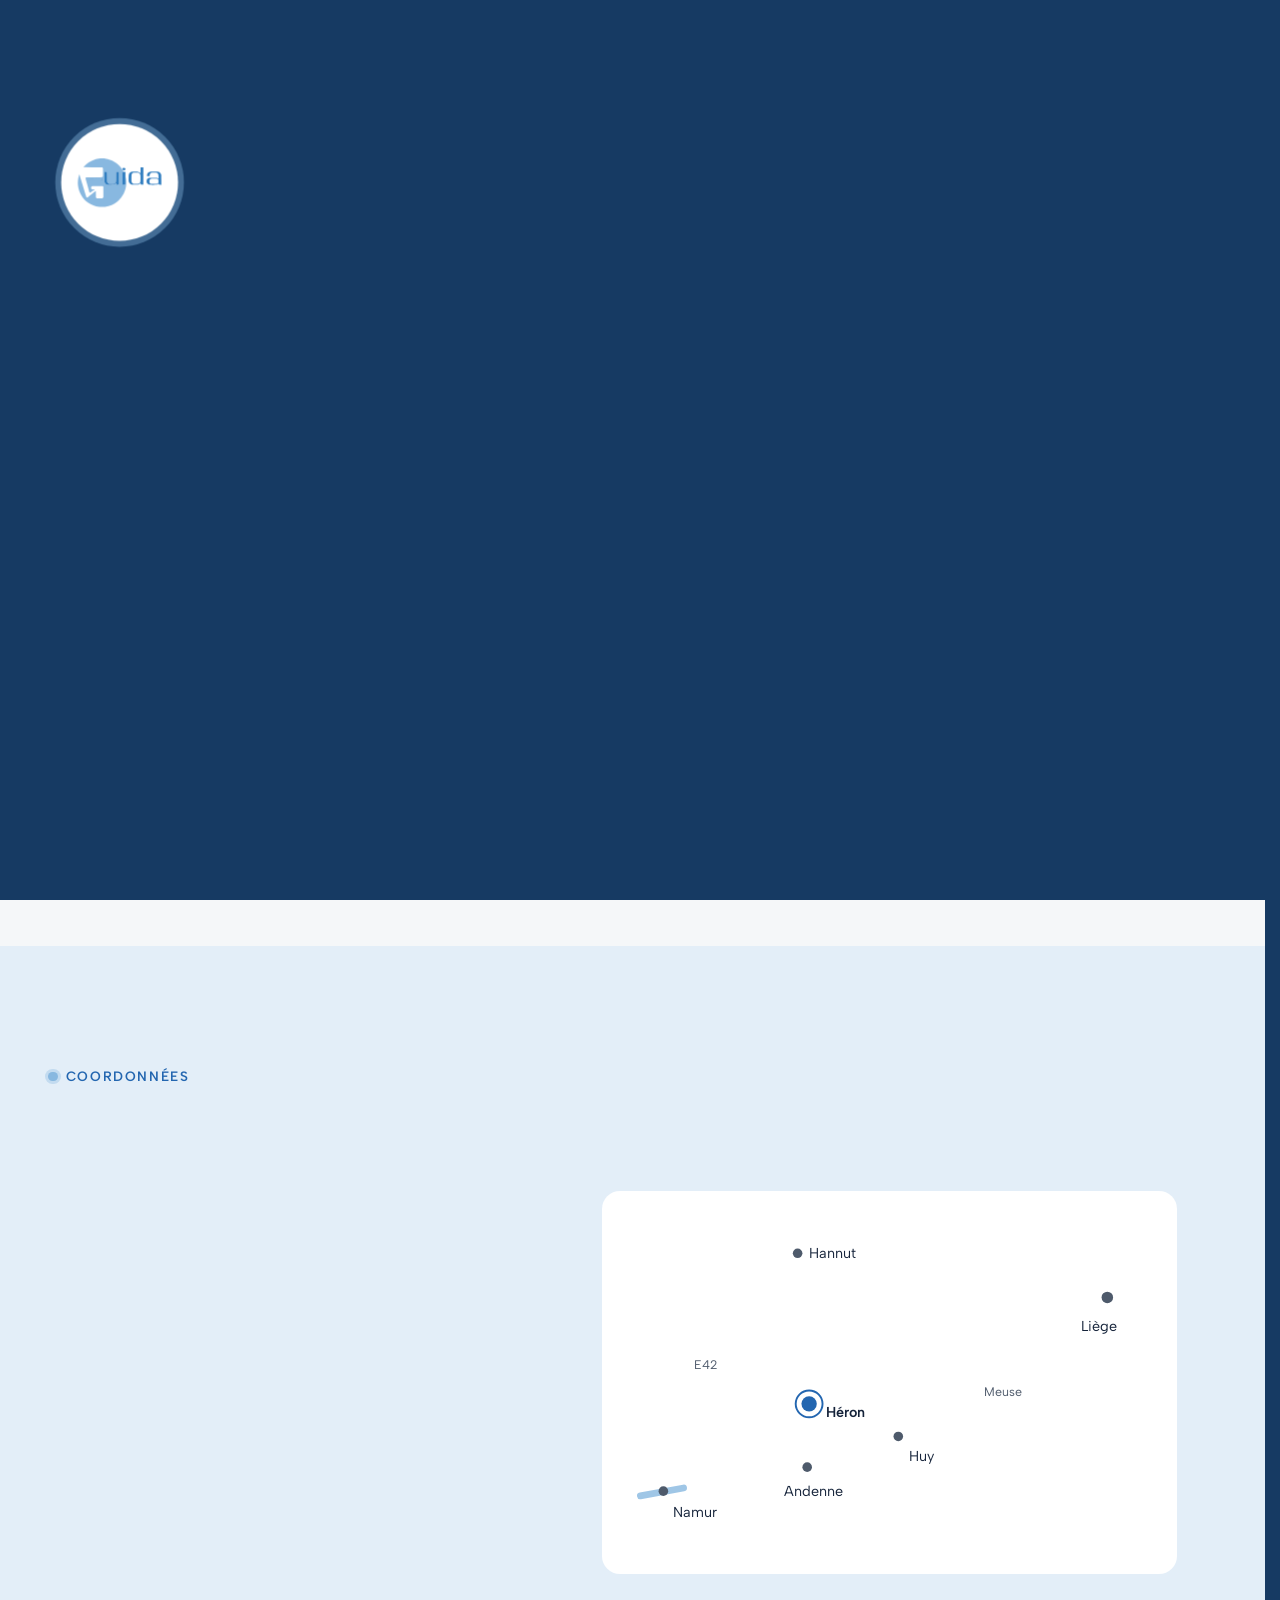
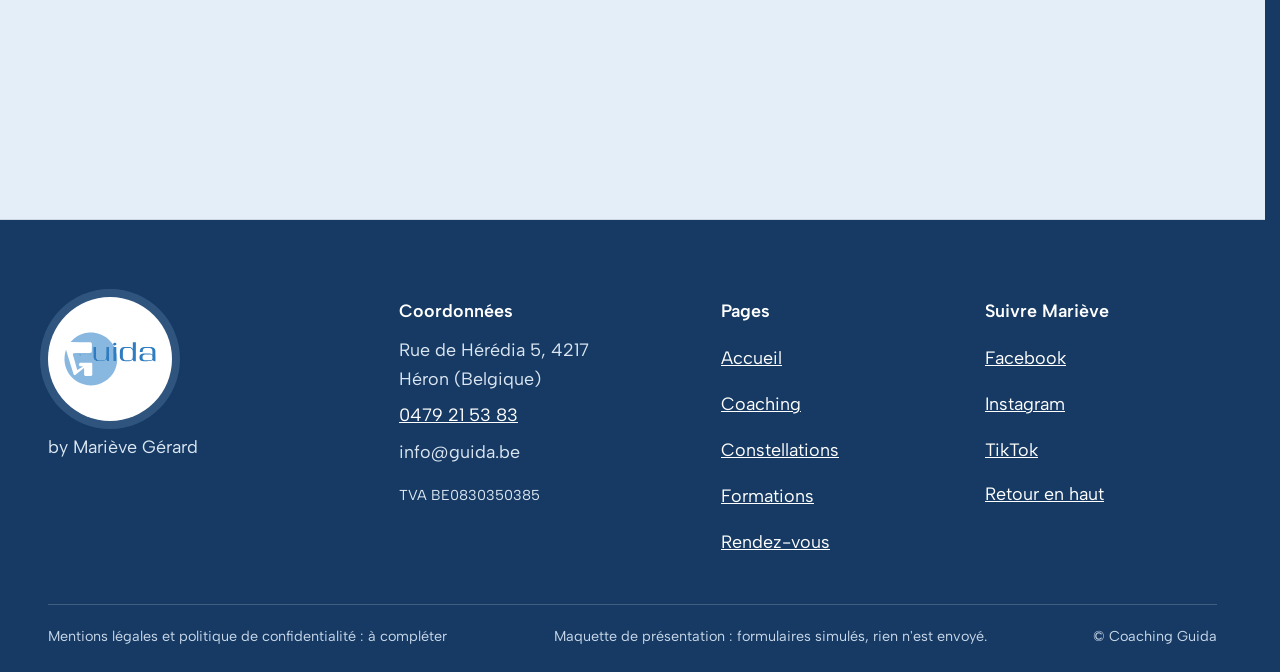
<file: rendez-vous.html>
<!doctype html>
<html lang="fr" data-v="2">
<head>
<meta charset="utf-8">
<meta name="viewport" content="width=device-width, initial-scale=1, viewport-fit=cover">
<title>Prendre rendez-vous : Coaching Guida, Héron</title>
<meta name="description" content="Appelez Mariève Gérard au 0479 21 53 83 ou laissez votre demande en trois étapes. Rue de Hérédia 5, 4217 Héron.">
<meta name="robots" content="noindex, nofollow">
<link rel="canonical" href="https://guida-maquette.vercel.app/rendez-vous">
<style>:root{--fond:#F5F7F9;--texte:#15233A;--voile-fond:#163A63;--ouverture-fond:#163A63;--menu-fond:#F5F7F9}:root { --entete-h: 72px; --barres-h: 0px; } html { background: var(--fond); color: var(--texte); scrollbar-gutter: stable; } body { margin: 0; background: var(--fond); } html.js:not(.secours):not([data-arrivee="retour"]) [data-anime] { opacity: 0; } html.js:not(.secours):not([data-arrivee="retour"]) [data-anime].vu { opacity: 1; } [data-voile] { position: fixed; inset: 0; z-index: 900; background: var(--voile-fond); transform: translateY(100%); visibility: hidden; pointer-events: none; } html[data-arrivee="voile"]:not(.voile-leve):not(.secours) [data-voile] { transform: none; visibility: visible; } html.secours [data-voile] { visibility: hidden !important; } .ouverture-panneau { position: fixed; inset: 0; z-index: 850; display: none; place-content: center; justify-items: center; background: var(--ouverture-fond, var(--voile-fond)); color: var(--fond); text-align: center; } html.js[data-arrivee="intro"]:not(.secours):not(.intro-finie) .ouverture-panneau { display: grid; } html.defilement-bloque, html.defilement-bloque body, html.js[data-arrivee="intro"]:not(.secours):not(.intro-finie), html.js[data-arrivee="intro"]:not(.secours):not(.intro-finie) body, html[data-arrivee="voile"]:not(.voile-leve):not(.secours), html[data-arrivee="voile"]:not(.voile-leve):not(.secours) body { overflow: hidden; } html.js[data-arrivee="intro"]:not(.secours):not(.intro-finie) { background-color: var(--ouverture-fond, var(--voile-fond)); } html[data-arrivee="voile"]:not(.voile-leve):not(.secours) { background-color: var(--voile-fond); }</style>
<script>(function () {
var d = document.documentElement, ss = null, ls = null;
try { ss = window.sessionStorage; ls = window.localStorage; } catch (e) {}
d.classList.add('js');
var nav = performance.getEntriesByType ? performance.getEntriesByType('navigation')[0] : null;
var type = nav ? nav.type : 'navigate';
var depart = null;
try { depart = JSON.parse(ss.getItem('socle:depart') || 'null'); ss.removeItem('socle:depart'); } catch (e) {}
if (depart && !(Date.now() - depart.t < 15000)) depart = null;
var mode = type === 'back_forward' ? 'retour' : type === 'reload' ? 'intro' : depart ? 'voile' : 'intro';
d.setAttribute('data-arrivee', mode);
if (mode === 'voile' && depart.couleur) d.style.setProperty('--voile-fond', depart.couleur);
if (type === 'reload' && 'scrollRestoration' in history) {
history.scrollRestoration = 'manual';
}
try {
var choisie = ls && ls.getItem('socle:langue');
var langue = (d.lang || '').slice(0, 2);
if (choisie && choisie !== langue && type === 'navigate' && !depart) {
var alt = document.querySelector('link[rel="alternate"][hreflang="' + choisie + '"]');
if (alt) location.replace(new URL(alt.href).pathname + location.search + location.hash);
}
} catch (e) {}
setTimeout(function () { if (!d.classList.contains('demarre')) d.classList.add('secours'); }, 2000);
})();</script>
<link rel="preload" href="/assets/fonts/young-serif-400.woff2" as="font" type="font/woff2" crossorigin>
<link rel="preload" href="/assets/fonts/albert-sans-400.woff2" as="font" type="font/woff2" crossorigin>
<link rel="stylesheet" href="/assets/css/socle.css?v=2">
<link rel="stylesheet" href="/assets/css/modules.css?v=2">
<link rel="stylesheet" href="/assets/css/site.css?v=2">
<link rel="modulepreload" href="/assets/js/site.js?v=2">
<link rel="modulepreload" href="/assets/js/socle/index.js?v=2">
<script src="/assets/vendor/gsap.min.js" defer></script>
<script src="/assets/vendor/ScrollTrigger.min.js" defer></script>
<script src="/assets/vendor/SplitText.min.js" defer></script>
<script type="module" src="/assets/js/site.js?v=2"></script>
<meta name="theme-color" content="#F5F7F9">
<link rel="icon" href="/assets/images/favicon.svg" type="image/svg+xml">
<link rel="apple-touch-icon" href="/assets/images/apple-touch-icon.png">
<meta property="og:type" content="website">
<meta property="og:site_name" content="Coaching Guida">
<meta property="og:locale" content="fr_FR">
<meta property="og:title" content="Prendre rendez-vous : Coaching Guida, Héron">
<meta property="og:description" content="Appelez Mariève Gérard au 0479 21 53 83 ou laissez votre demande en trois étapes. Rue de Hérédia 5, 4217 Héron.">
<meta property="og:url" content="https://guida-maquette.vercel.app/rendez-vous">
<meta property="og:image" content="https://guida-maquette.vercel.app/assets/partage/rendez-vous-fr.jpg">
<meta property="og:image:width" content="1200">
<meta property="og:image:height" content="630">
<meta property="og:image:alt" content="Prendre rendez-vous avec Mariève Gérard">
<meta name="twitter:card" content="summary_large_image">
<script type="application/ld+json">{"@context":"https://schema.org","@type":"ProfessionalService","name":"Coaching Guida","url":"https://guida-maquette.vercel.app/","telephone":"+32479215383","email":"info@guida.be","vatID":"BE0830350385","founder":{"@type":"Person","name":"Mariève Gérard","jobTitle":"Coach"},"address":{"@type":"PostalAddress","streetAddress":"Rue de Hérédia 5","postalCode":"4217","addressLocality":"Héron","addressCountry":"BE"},"areaServed":"Belgique","sameAs":["https://www.facebook.com/coaching.guida/","https://www.instagram.com/marievegerard/","https://www.tiktok.com/@marievegerardcoaching"],"description":"Coaching professionnel, coaching de vie, coaching scolaire, constellations familiales et systémiques, formations et ateliers, par Mariève Gérard à Héron."}</script>
</head>
<body id="haut">
<div data-voile data-forme="iris" aria-hidden="true"><div class="voile-contenu"><span class="disque-logo"><img src="/assets/images/logo-guida.svg" alt="" width="108" height="64"></span><span data-voile-libelle>Rendez-vous</span></div></div>
<div class="ouverture-panneau" data-ouverture aria-hidden="true">
  <span class="ouverture-disque disque-logo" data-ouverture-objet><img src="/assets/images/logo-guida.svg" alt="" width="108" height="64"><svg class="ouverture-fleche" viewBox="0 0 100 100" aria-hidden="true"><circle cx="50" cy="50" r="48" /></svg></span>
  <p class="ouverture-ligne">by Mariève Gérard</p>
</div>
<a class="evitement" href="#contenu">Aller au contenu</a>
<header data-entete>
  <div class="entete-rangee">
    <a class="entete-logo" href="/" data-libelle="Accueil" aria-label="Coaching Guida, accueil">
      <img src="/assets/images/logo-guida.svg" alt="" width="108" height="64"><span class="entete-signature" aria-hidden="true"><strong>Mariève Gérard</strong><span>Coach à Héron</span></span>
    </a>
    <nav data-nav aria-label="Navigation principale">
      <ul><li><a href="/coaching" data-libelle="Coaching">Coaching</a></li><li><a href="/constellations" data-libelle="Constellations">Constellations</a></li><li><a href="/formations" data-libelle="Formations">Formations</a></li></ul>
    </nav>
    <div class="entete-actions">
      <a class="bouton" href="/rendez-vous" data-libelle="Rendez-vous">Prendre rendez-vous</a>
      <button type="button" data-menu-bouton aria-controls="menu" aria-expanded="false" data-libelle-ouvrir="Menu" data-libelle-fermer="Fermer"><span data-libelle-bouton>Menu</span></button>
      <a class="menu-sansjs" href="#menu" data-menu-lien>Menu</a>
    </div>
  </div>
</header>
<script>/* Avant le premier affichage : rangées de la navigation (même règle que ajusterNav dans assets/js/socle/entete.js)
   et hauteur réelle de l'en-tête, pour que rien ne saute quand le JavaScript du site prend la main. */
(function () {
  var h = document.documentElement, u = document.querySelector('[data-nav] ul'), e = document.querySelector('[data-entete]');
  if (u) {
    var deborde = function () { return u.scrollWidth > u.clientWidth + 1; }, c = deborde();
    if (c && window.matchMedia('(min-width: 900px)').matches) {
      h.classList.add('nav-deux-rangees'); c = deborde();
      if (c) { h.classList.add('nav-deux-lignes'); var a = u.querySelector('a'); c = !a || u.getBoundingClientRect().height > a.getBoundingClientRect().height * 2.5; }
      if (c) h.classList.remove('nav-deux-rangees', 'nav-deux-lignes');
    }
    if (c) h.classList.add('nav-compacte');
  }
  if (e) h.style.setProperty('--entete-h', Math.round(e.getBoundingClientRect().height) + 'px');
})();</script>
<span id="menu-ferme" aria-hidden="true"></span>
<div id="menu" data-menu role="dialog" aria-modal="true" aria-label="Menu">
  <p class="menu-sansjs-fermer"><a href="#menu-ferme">Fermer</a></p>
  <ul><li style="--i:0"><a href="/" class="menu-lien" data-libelle="Accueil">Accueil</a></li><li style="--i:1"><a href="/coaching" class="menu-lien" data-libelle="Coaching">Coaching</a></li><li style="--i:2"><a href="/constellations" class="menu-lien" data-libelle="Constellations">Constellations</a></li><li style="--i:3"><a href="/formations" class="menu-lien" data-libelle="Formations">Formations</a></li><li style="--i:4"><a href="/rendez-vous" class="menu-lien" data-libelle="Rendez-vous" aria-current="page">Rendez-vous</a></li></ul>
  <p><a class="bouton" href="tel:+32479215383">Appeler 0479 21 53 83</a></p>
</div>
<main id="contenu" tabindex="-1">
<section class="rdv-tete" id="debut">
  <div class="rdv-intro">
    <div class="rdv-portrait">
      <figure class="media " data-iris-centre="disque" style="--cadrage:50% 22%">
  <picture>
    <img src="/assets/images/marieve-noir-585.webp" srcset="/assets/images/marieve-noir-400.webp 400w, /assets/images/marieve-noir-585.webp 585w" sizes="132px" alt="Mariève Gérard en veste claire, les mains dans les poches, en noir et blanc sur fond noir" width="585" height="780" fetchpriority="high" loading="eager" decoding="async">
  </picture>
</figure>
      <svg viewBox="0 0 132 132" aria-hidden="true" data-effet="cercle-rdv"><circle cx="66" cy="66" r="65" /></svg>
    </div>
    <p class="surtitre" data-apparait>Prendre rendez-vous</p>
    <h1 class="page-titre" data-anime="gsap"><span class="hl"><span class="hl-in">Parlons‑en.</span></span></h1>
    <p class="page-intro" data-apparait>Un premier échange de quelques minutes suffit souvent pour savoir quel accompagnement vous convient. Appelez, ou laissez votre demande en trois étapes.</p>
    <p class="info" data-info-cle data-apparait><a class="rdv-tel" href="tel:+32479215383">0479 21 53 83</a></p>
    <p class="actions" data-apparait><a class="bouton" href="tel:+32479215383" data-action-principale>Appeler Mariève</a></p>
  </div>
  <div class="fpe" data-module="formulaire-par-etapes" id="demande">
    <div class="fpe__carton" data-apparait>
      <h2 class="visuellement-cache">Votre demande</h2>
      <form class="fpe__form" action="#" method="post" novalidate>
        <div class="fpe__progression">
          <ol class="fpe__reperes" aria-label="Progression"></ol>
          <div class="fpe__barre" aria-hidden="true"><span></span></div>
          <p class="fpe__etat" aria-live="polite"></p>
        </div>
        <fieldset class="fpe__etape" data-etape="Pour qui ?">
          <legend class="fpe__legende"><h3 class="fpe__titre">Pour qui est l&#39;accompagnement ?</h3></legend>
          <div class="fpe__groupe fpe__cartes" data-libelle="Pour qui ?">
            <label class="fpe__carte"><input type="radio" name="pour" value="moi" required><svg class="fpe__icone" viewBox="0 0 32 32" aria-hidden="true"><circle cx="16" cy="11" r="5"/><path d="M7 27c1-6 5-9 9-9s8 3 9 9"/></svg><span class="fpe__carte-titre">Pour moi</span><span class="fpe__carte-texte">Au travail, dans ma vie, dans ma famille</span></label><label class="fpe__carte"><input type="radio" name="pour" value="enfant"><svg class="fpe__icone" viewBox="0 0 32 32" aria-hidden="true"><path d="M5 9l11-5 11 5-11 5z"/><path d="M10 12v6c3 3 9 3 12 0v-6"/></svg><span class="fpe__carte-titre">Pour mon enfant</span><span class="fpe__carte-texte">École, méthode, motivation, orientation</span></label><label class="fpe__carte"><input type="radio" name="pour" value="equipe"><svg class="fpe__icone" viewBox="0 0 32 32" aria-hidden="true"><circle cx="10" cy="12" r="4"/><circle cx="22" cy="12" r="4"/><path d="M3 26c1-5 4-7 7-7s6 2 7 7M15 26c1-5 4-7 7-7s6 2 7 7"/></svg><span class="fpe__carte-titre">Pour mon équipe</span><span class="fpe__carte-texte">Entreprise, atelier, formation</span></label><label class="fpe__carte"><input type="radio" name="pour" value="ecole"><svg class="fpe__icone" viewBox="0 0 32 32" aria-hidden="true"><path d="M4 27V13l12-7 12 7v14"/><path d="M12 27v-7h8v7"/></svg><span class="fpe__carte-titre">Pour une école</span><span class="fpe__carte-texte">Équipe éducative, aménagements, ateliers</span></label>
          </div>
        </fieldset>
        <fieldset class="fpe__etape" data-etape="Le sujet">
          <legend class="fpe__legende"><h3 class="fpe__titre">Quel accompagnement vous intéresse ?</h3></legend>
          <div class="fpe__groupe fpe__puces" data-libelle="Le sujet">
            <label class="fpe__puce"><input type="radio" name="sujet" value="professionnel" required><span class="fpe__choix-texte">Coaching professionnel</span></label><label class="fpe__puce"><input type="radio" name="sujet" value="vie"><span class="fpe__choix-texte">Coaching de vie</span></label><label class="fpe__puce"><input type="radio" name="sujet" value="scolaire"><span class="fpe__choix-texte">Coaching scolaire</span></label><label class="fpe__puce"><input type="radio" name="sujet" value="constellations"><span class="fpe__choix-texte">Constellation familiale</span></label><label class="fpe__puce"><input type="radio" name="sujet" value="formation"><span class="fpe__choix-texte">Atelier ou formation</span></label><label class="fpe__puce"><input type="radio" name="sujet" value="autre"><span class="fpe__choix-texte">Je ne sais pas encore</span></label>
          </div>
        </fieldset>
        <fieldset class="fpe__etape" data-etape="Coordonnées">
          <legend class="fpe__legende"><h3 class="fpe__titre">Comment vous joindre ?</h3></legend>
          <div class="fpe__grille">
            <div class="fpe__champ"><label for="rdv-prenom">Prénom <i aria-hidden="true">*</i></label><input id="rdv-prenom" name="prenom" autocomplete="given-name" required></div>
            <div class="fpe__champ"><label for="rdv-nom">Nom <i aria-hidden="true">*</i></label><input id="rdv-nom" name="nom" autocomplete="family-name" required></div>
            <div class="fpe__champ"><label for="rdv-tel">Téléphone <i aria-hidden="true">*</i></label><input id="rdv-tel" name="tel" type="tel" inputmode="tel" autocomplete="tel" pattern="[0-9 +().\-]{8,20}" required></div>
            <div class="fpe__champ"><label for="rdv-email">E-mail</label><input id="rdv-email" name="email" type="email" autocomplete="email"></div>
          </div>
          <div class="fpe__champ"><label for="rdv-message">Votre message (facultatif)</label><textarea id="rdv-message" name="message" rows="4" placeholder="Quelques mots sur votre situation, vos disponibilités…"></textarea></div>
          <label class="fpe__case"><input type="checkbox" name="accord" value="oui" required data-libelle="Accord" data-hors-recap><span class="fpe__choix-texte">J&#39;accepte que mes coordonnées servent uniquement à répondre à ma demande. <i aria-hidden="true">*</i></span></label>
          <p class="fpe__aide mention-donnees">Vos données servent seulement à vous répondre. Politique de confidentialité : à compléter.</p>
        </fieldset>
        <fieldset class="fpe__etape" data-etape="Récapitulatif" data-recap>
          <legend class="fpe__legende"><h3 class="fpe__titre">Tout est juste ?</h3></legend>
          <div class="fpe__recap"><p>…</p></div>
        </fieldset>
        <div class="fpe__nav">
          <button class="fpe__bouton fpe__bouton--ligne" type="button" data-precedent>Retour</button>
          <button class="fpe__bouton" type="button" data-suivant>Continuer</button>
          <button class="fpe__bouton" type="submit">Envoyer la demande</button>
        </div>
      </form>
      <div class="fpe__fin" hidden>
        <svg class="fpe__coche" viewBox="0 0 64 64" aria-hidden="true"><circle cx="32" cy="32" r="28"/><path d="M20 33l8 8 16-17"/></svg>
        <h3>Merci, c&#39;est noté.</h3>
        <p data-resume></p>
        <p>Maquette : demande simulée, rien n&#39;a été envoyé. Sur le site final, elle arrivera chez Mariève.</p>
        <div class="fpe__fin-actions"><button class="fpe__bouton fpe__bouton--ligne" type="button" data-recommencer>Nouvelle demande</button></div>
      </div>
    </div>
  </div>
</section>
<section class="section section--ciel" id="coordonnees">
  <div class="conteneur coord-grille">
    <div>
      <p class="surtitre">Coordonnées</p>
      <h2 data-anime="lignes">À Héron, entre Namur et Liège</h2>
      <dl class="coord-liste" data-anime="cascade">
        <div><dt>Téléphone</dt><dd><a href="tel:+32479215383">0479 21 53 83</a></dd></div>
        <div><dt>E-mail</dt><dd><span class="email-ligne"><span class="selectionnable">info@guida.be</span><button type="button" class="copier" data-copier="info@guida.be" data-copie="Adresse copiée"><span data-libelle-bouton>Copier l&#39;adresse</span></button></span></dd></div>
        <div><dt>Adresse</dt><dd>Rue de Hérédia 5, 4217 Héron (Belgique)</dd></div>
        <div><dt>Suivre Mariève</dt><dd><a href="https://www.facebook.com/coaching.guida/" target="_blank" rel="noopener">Facebook</a> · <a href="https://www.instagram.com/marievegerard/" target="_blank" rel="noopener">Instagram</a> · <a href="https://www.tiktok.com/@marievegerardcoaching" target="_blank" rel="noopener">TikTok</a></dd></div>
      </dl>
      <p class="texte-doux" style="margin-top:22px" data-anime>Horaires et tarifs précisés au premier échange.</p>
    </div>
    <figure class="plan" data-visuel>
      <svg viewBox="0 0 600 400" role="img" aria-label="Plan schématique : Héron entre Namur, Andenne, Huy et Liège, au nord de la Meuse et près de l&#39;autoroute E42." data-fx="trace">
  <path class="meuse" d="M40 318 C 110 305 160 296 214 290 S 290 268 309 258 S 350 224 363 214 S 420 178 448 166 S 500 136 560 100" data-fx-trait />
  <path class="route" d="M40 296 L 132 200 L 204 192 L 316 164 L 448 127 L 560 96" data-fx-trait />
  <g class="villes">
    <circle class="ville" cx="64" cy="313" r="5" /><text x="74" y="340">Namur</text>
    <circle class="ville" cx="214" cy="288" r="5" /><text x="190" y="318">Andenne</text>
    <circle class="ville" cx="309" cy="256" r="5" /><text x="320" y="282">Huy</text>
    <circle class="ville" cx="527" cy="111" r="6" /><text x="500" y="146">Liège</text>
    <circle class="ville" cx="204" cy="65" r="5" /><text x="216" y="70">Hannut</text>
    <text class="petit" x="96" y="186">E42</text>
    <text class="petit" x="398" y="214">Meuse</text>
  </g>
  <circle class="onde-heron" cx="216" cy="222" r="14" data-boucle-css />
  <circle class="heron" cx="216" cy="222" r="8" />
  <text x="234" y="236" style="font-weight:600">Héron</text>
</svg>
      <figcaption class="visuellement-cache">Rue de Hérédia 5, 4217 Héron (province de Liège), au nord de la Meuse, près de l&#39;E42.</figcaption>
    </figure>
  </div>
</section>
</main>
<footer class="pied" id="pied">
  <div class="conteneur pied-grille">
    <div class="pied-marque">
      <span class="disque-logo pied-disque"><img src="/assets/images/logo-guida.svg" alt="Coaching Guida" width="108" height="64" loading="lazy"></span>
      <p>by Mariève Gérard</p>
    </div>
    <div>
      <p class="pied-titre">Coordonnées</p>
      <p>Rue de Hérédia 5, 4217 Héron (Belgique)<br><a href="tel:+32479215383">0479 21 53 83</a><br><span class="selectionnable">info@guida.be</span></p>
      <p class="pied-petit">TVA BE0830350385</p>
    </div>
    <nav aria-label="Pages">
      <p class="pied-titre">Pages</p>
      <ul><li><a href="/" data-libelle="Accueil">Accueil</a></li><li><a href="/coaching" data-libelle="Coaching">Coaching</a></li><li><a href="/constellations" data-libelle="Constellations">Constellations</a></li><li><a href="/formations" data-libelle="Formations">Formations</a></li><li><a href="/rendez-vous" data-libelle="Rendez-vous" aria-current="page">Rendez-vous</a></li></ul>
    </nav>
    <div>
      <p class="pied-titre">Suivre Mariève</p>
      <ul class="pied-reseaux">
        <li><a href="https://www.facebook.com/coaching.guida/" target="_blank" rel="noopener">Facebook</a></li>
        <li><a href="https://www.instagram.com/marievegerard/" target="_blank" rel="noopener">Instagram</a></li>
        <li><a href="https://www.tiktok.com/@marievegerardcoaching" target="_blank" rel="noopener">TikTok</a></li>
      </ul>
      <p><a href="#haut" data-sans-transition>Retour en haut</a></p>
    </div>
  </div>
  <div class="conteneur pied-bas"><p>Mentions légales et politique de confidentialité : à compléter</p><p>Maquette de présentation : formulaires simulés, rien n&#39;est envoyé.</p><p>© Coaching Guida</p></div>
</footer>
<div data-barre-fixe>
  <a class="bouton bouton--contour" href="tel:+32479215383">Appeler</a>
  <a class="bouton" href="/rendez-vous" data-libelle="Rendez-vous">Rendez-vous</a>
</div>
</body>
</html>
</file>
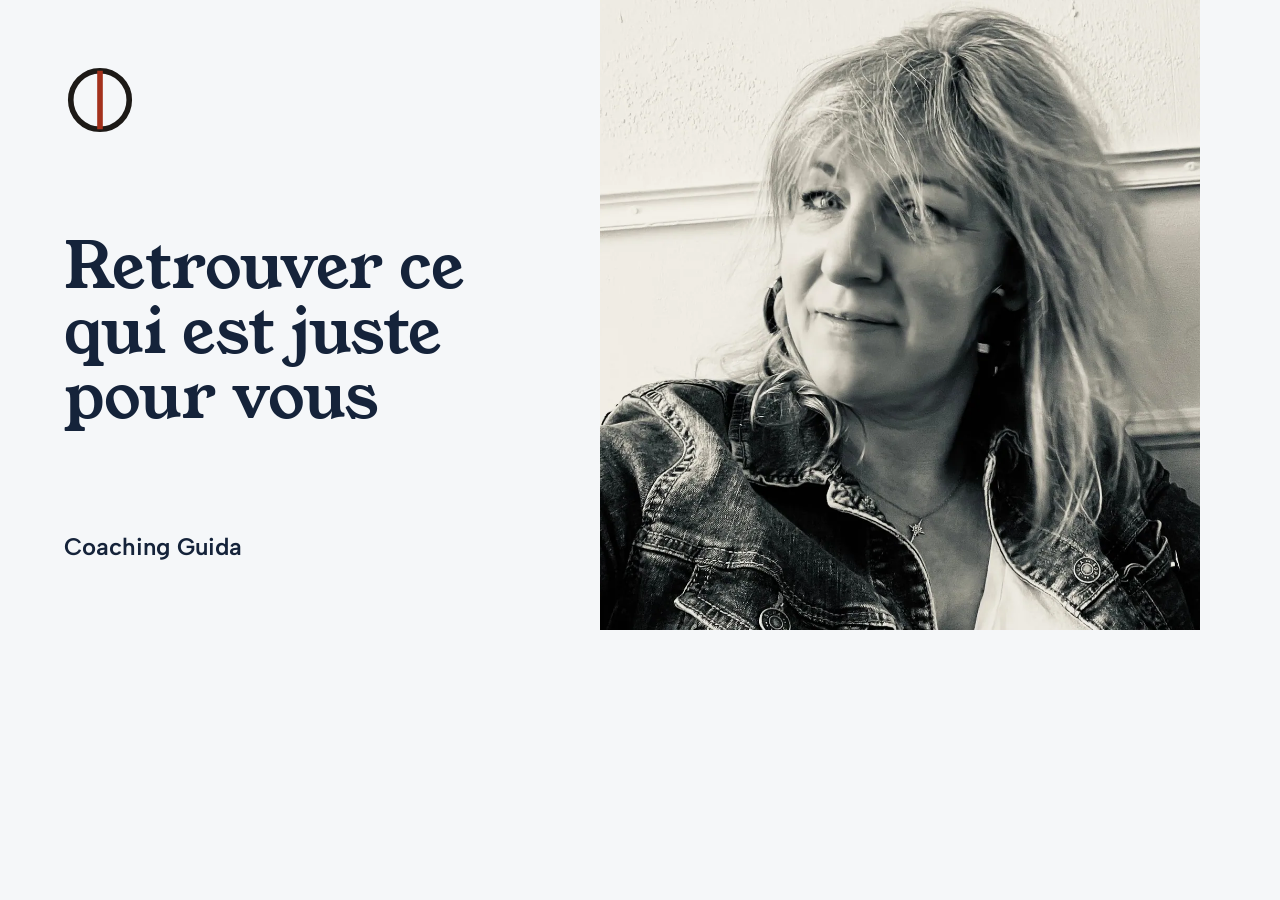
<file: _partage/accueil-fr.html>
<!doctype html>
<html lang="fr"><head><meta charset="utf-8">
<link rel="stylesheet" href="/assets/css/socle.css"><link rel="stylesheet" href="/assets/css/site.css">
<style>:root{--fond:#F5F7F9;--texte:#15233A}
html,body{margin:0;width:1200px;height:630px;overflow:hidden;background:var(--fond);color:var(--texte)}
.carte{display:grid;grid-template-columns:1fr 1fr;width:1200px;height:630px}
.carte-texte{display:flex;flex-direction:column;justify-content:space-between;padding:64px}
.carte-texte img{width:72px;height:72px}
.carte-titre{font-family:var(--police-titres);font-size:64px;line-height:1.02;margin:0;text-wrap:balance}
.carte-nom{font-size:24px;font-weight:600;margin:0}
.carte-image{background:center/cover no-repeat}</style>
</head><body>
<div class="carte">
  <div class="carte-texte">
    <img src="/assets/images/logo.svg" alt="">
    <p class="carte-titre">Retrouver ce qui est juste pour vous</p>
    <p class="carte-nom">Coaching Guida</p>
  </div>
  <div class="carte-image" style="background-image:url('/assets/images/marieve-cercle-1200.webp')"></div>
</div>
</body></html>
</file>
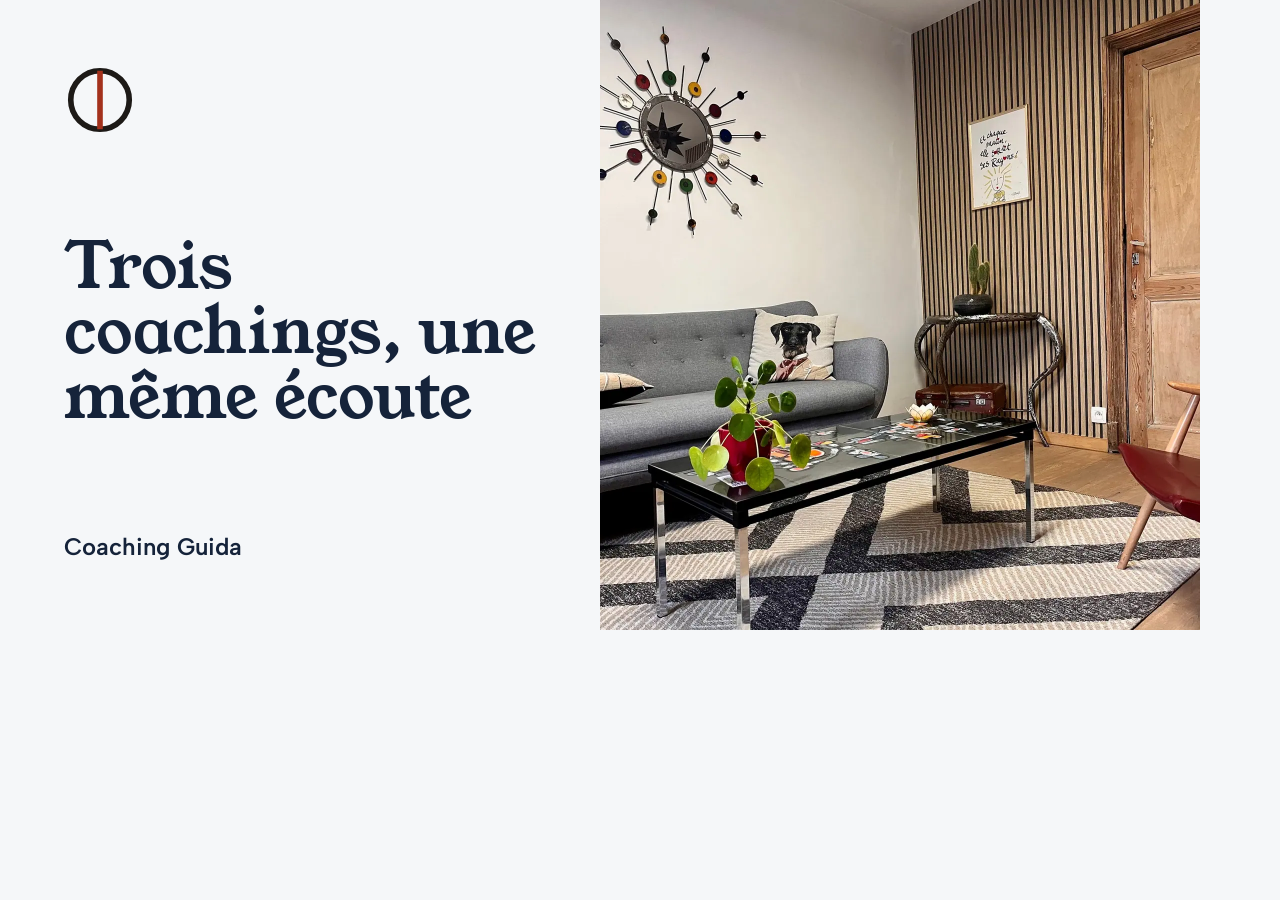
<file: _partage/coaching-fr.html>
<!doctype html>
<html lang="fr"><head><meta charset="utf-8">
<link rel="stylesheet" href="/assets/css/socle.css"><link rel="stylesheet" href="/assets/css/site.css">
<style>:root{--fond:#F5F7F9;--texte:#15233A}
html,body{margin:0;width:1200px;height:630px;overflow:hidden;background:var(--fond);color:var(--texte)}
.carte{display:grid;grid-template-columns:1fr 1fr;width:1200px;height:630px}
.carte-texte{display:flex;flex-direction:column;justify-content:space-between;padding:64px}
.carte-texte img{width:72px;height:72px}
.carte-titre{font-family:var(--police-titres);font-size:64px;line-height:1.02;margin:0;text-wrap:balance}
.carte-nom{font-size:24px;font-weight:600;margin:0}
.carte-image{background:center/cover no-repeat}</style>
</head><body>
<div class="carte">
  <div class="carte-texte">
    <img src="/assets/images/logo.svg" alt="">
    <p class="carte-titre">Trois coachings, une même écoute</p>
    <p class="carte-nom">Coaching Guida</p>
  </div>
  <div class="carte-image" style="background-image:url('/assets/images/cabinet-1200.webp')"></div>
</div>
</body></html>
</file>
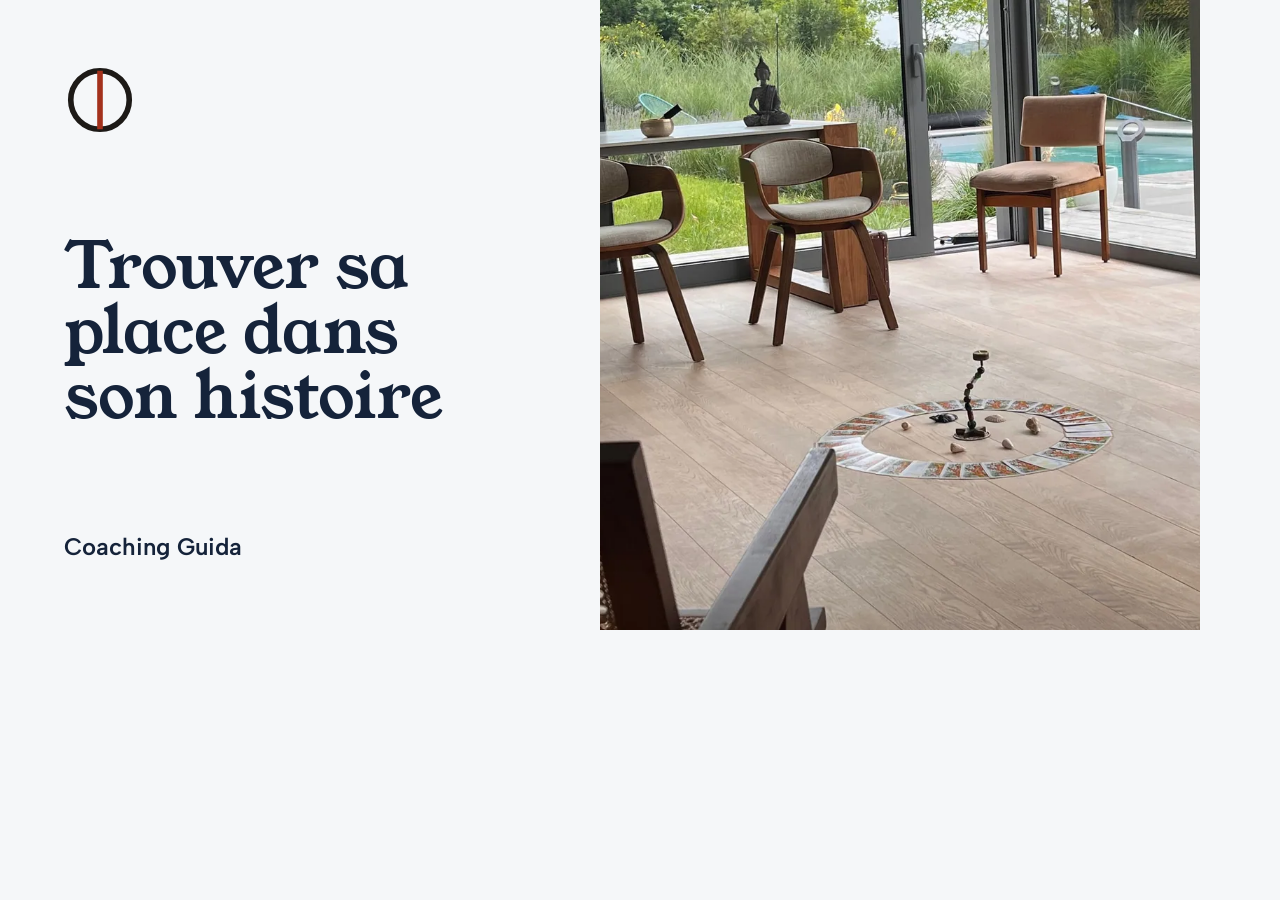
<file: _partage/constellations-fr.html>
<!doctype html>
<html lang="fr"><head><meta charset="utf-8">
<link rel="stylesheet" href="/assets/css/socle.css"><link rel="stylesheet" href="/assets/css/site.css">
<style>:root{--fond:#F5F7F9;--texte:#15233A}
html,body{margin:0;width:1200px;height:630px;overflow:hidden;background:var(--fond);color:var(--texte)}
.carte{display:grid;grid-template-columns:1fr 1fr;width:1200px;height:630px}
.carte-texte{display:flex;flex-direction:column;justify-content:space-between;padding:64px}
.carte-texte img{width:72px;height:72px}
.carte-titre{font-family:var(--police-titres);font-size:64px;line-height:1.02;margin:0;text-wrap:balance}
.carte-nom{font-size:24px;font-weight:600;margin:0}
.carte-image{background:center/cover no-repeat}</style>
</head><body>
<div class="carte">
  <div class="carte-texte">
    <img src="/assets/images/logo.svg" alt="">
    <p class="carte-titre">Trouver sa place dans son histoire</p>
    <p class="carte-nom">Coaching Guida</p>
  </div>
  <div class="carte-image" style="background-image:url('/assets/images/salle-arche-1200.webp')"></div>
</div>
</body></html>
</file>
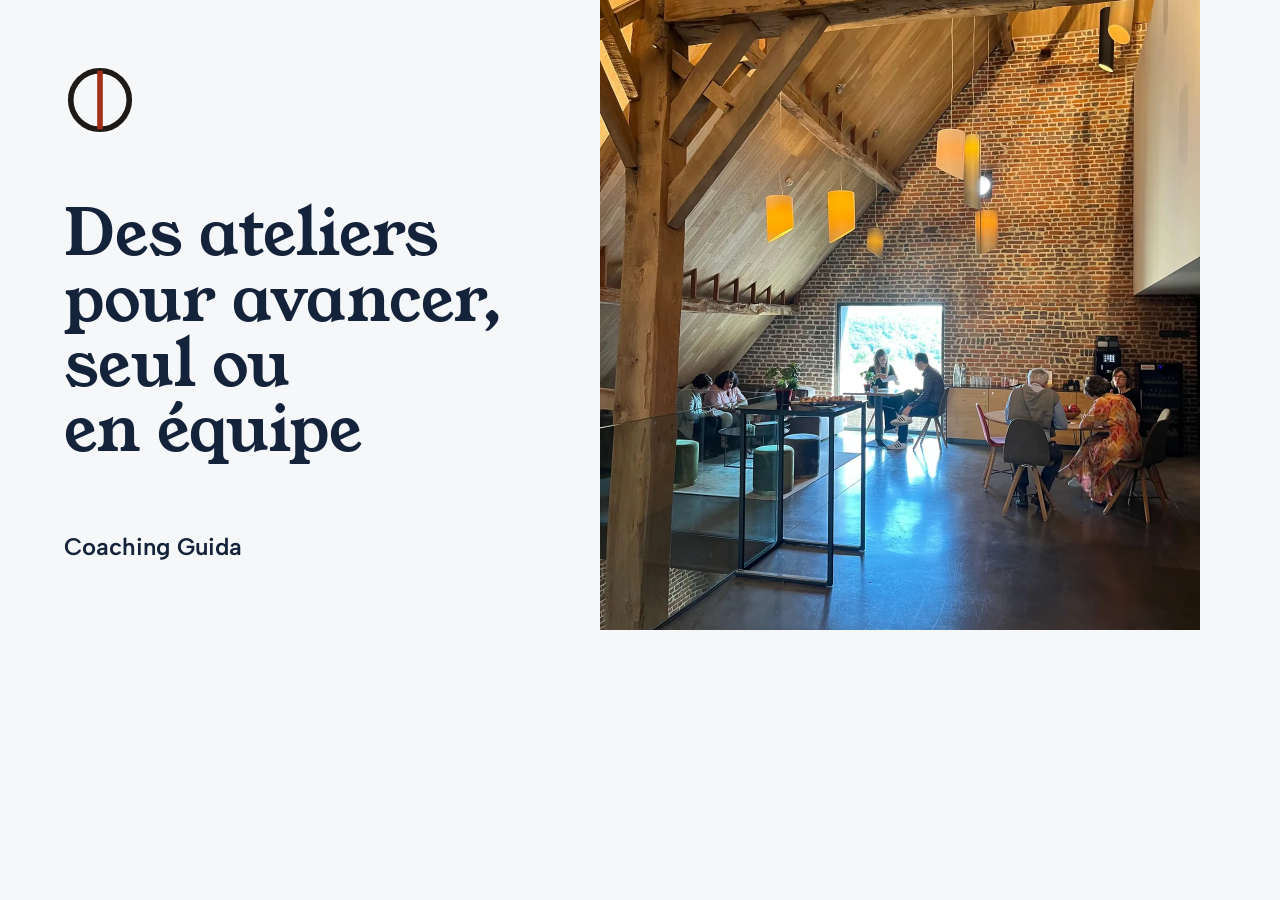
<file: _partage/formations-fr.html>
<!doctype html>
<html lang="fr"><head><meta charset="utf-8">
<link rel="stylesheet" href="/assets/css/socle.css"><link rel="stylesheet" href="/assets/css/site.css">
<style>:root{--fond:#F5F7F9;--texte:#15233A}
html,body{margin:0;width:1200px;height:630px;overflow:hidden;background:var(--fond);color:var(--texte)}
.carte{display:grid;grid-template-columns:1fr 1fr;width:1200px;height:630px}
.carte-texte{display:flex;flex-direction:column;justify-content:space-between;padding:64px}
.carte-texte img{width:72px;height:72px}
.carte-titre{font-family:var(--police-titres);font-size:64px;line-height:1.02;margin:0;text-wrap:balance}
.carte-nom{font-size:24px;font-weight:600;margin:0}
.carte-image{background:center/cover no-repeat}</style>
</head><body>
<div class="carte">
  <div class="carte-texte">
    <img src="/assets/images/logo.svg" alt="">
    <p class="carte-titre">Des ateliers pour avancer, seul ou en équipe</p>
    <p class="carte-nom">Coaching Guida</p>
  </div>
  <div class="carte-image" style="background-image:url('/assets/images/grange-1200.webp')"></div>
</div>
</body></html>
</file>
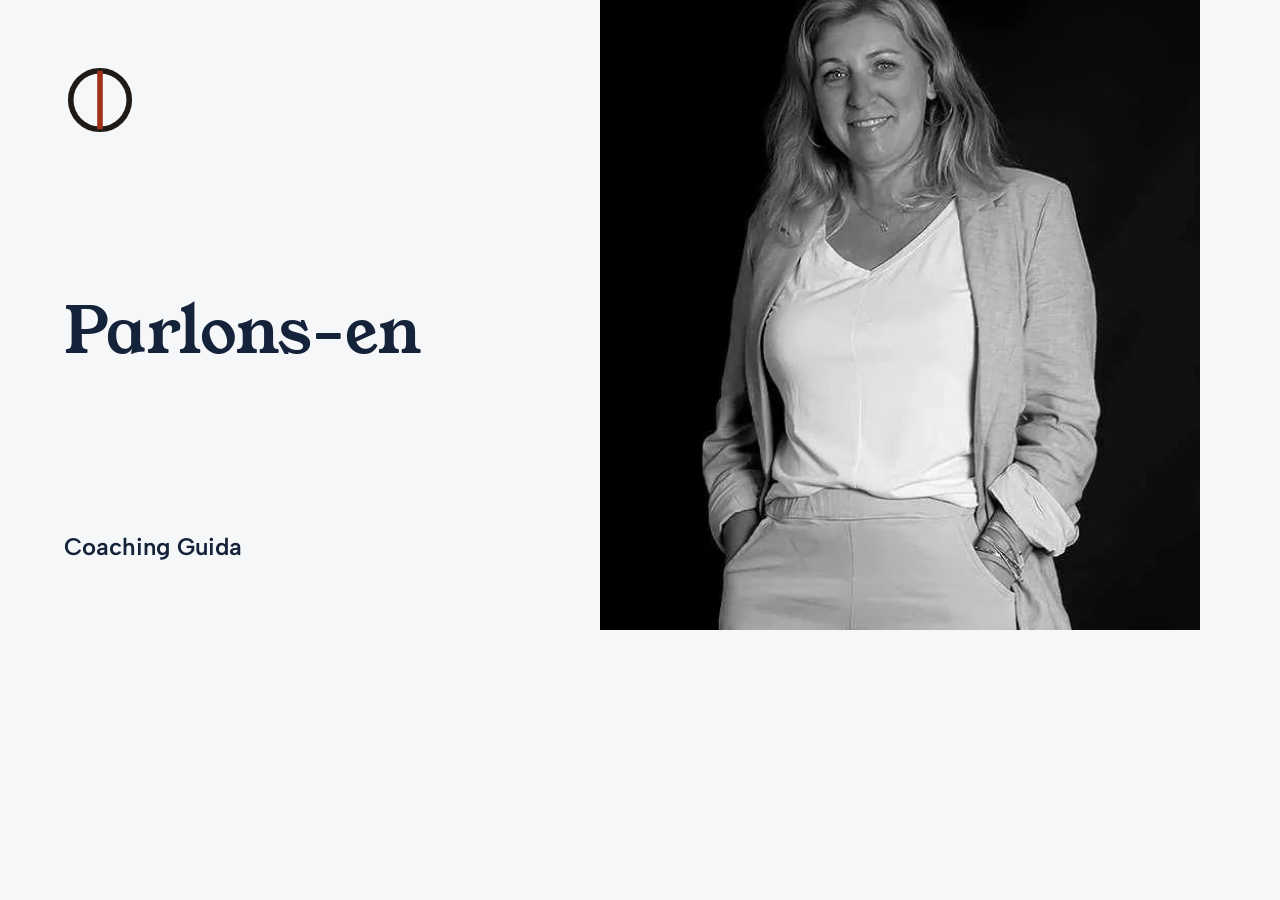
<file: _partage/rendez-vous-fr.html>
<!doctype html>
<html lang="fr"><head><meta charset="utf-8">
<link rel="stylesheet" href="/assets/css/socle.css"><link rel="stylesheet" href="/assets/css/site.css">
<style>:root{--fond:#F5F7F9;--texte:#15233A}
html,body{margin:0;width:1200px;height:630px;overflow:hidden;background:var(--fond);color:var(--texte)}
.carte{display:grid;grid-template-columns:1fr 1fr;width:1200px;height:630px}
.carte-texte{display:flex;flex-direction:column;justify-content:space-between;padding:64px}
.carte-texte img{width:72px;height:72px}
.carte-titre{font-family:var(--police-titres);font-size:64px;line-height:1.02;margin:0;text-wrap:balance}
.carte-nom{font-size:24px;font-weight:600;margin:0}
.carte-image{background:center/cover no-repeat}</style>
</head><body>
<div class="carte">
  <div class="carte-texte">
    <img src="/assets/images/logo.svg" alt="">
    <p class="carte-titre">Parlons-en</p>
    <p class="carte-nom">Coaching Guida</p>
  </div>
  <div class="carte-image" style="background-image:url('/assets/images/marieve-noir-585.webp')"></div>
</div>
</body></html>
</file>
<file: assets/css/socle.css>
/* Socle : règles communes à toutes les maquettes. Le style du projet va dans site.css.
   Les couleurs et polices du projet se règlent par les variables ci-dessous (redéfinies dans site.css). */
:root {
  --police-titres: Georgia, 'Times New Roman', serif;
  --police-texte: system-ui, -apple-system, 'Segoe UI', Roboto, sans-serif;
  --accent: #b3361f;
  --texte-doux: color-mix(in srgb, var(--texte) 78%, var(--fond));
  --ligne: color-mix(in srgb, var(--texte) 18%, var(--fond));
  --gouttiere: clamp(16px, 4vw, 48px);
  --largeur: 1240px;
  --rayon: 6px;
  --duree: .7s;
  --courbe: cubic-bezier(.22, 1, .36, 1);
}

*, *::before, *::after { box-sizing: border-box; }
html { -webkit-text-size-adjust: 100%; text-size-adjust: 100%; }
body {
  font-family: var(--police-texte); font-size: clamp(1rem, .96rem + .2vw, 1.125rem); line-height: 1.6;
  padding-bottom: var(--barres-h); overflow-x: clip;
}
img, picture, video, canvas, svg { display: block; max-width: 100%; }
img, video { height: auto; }
h1, h2, h3, h4 { font-family: var(--police-titres); line-height: 1.08; margin: 0 0 .5em; text-wrap: balance; font-weight: 600; }
p, li, dd, figcaption { text-wrap: pretty; }
p { margin: 0 0 1em; }
a { color: inherit; }
a[href^="mailto:"] { overflow-wrap: anywhere; }
button, input, select, textarea { font: inherit; color: inherit; }
button { cursor: pointer; }
:where(a, button, input, select, textarea, summary, [tabindex]) { -webkit-tap-highlight-color: transparent; }
:focus { outline: none; }
:focus-visible { outline: 3px solid var(--accent); outline-offset: 3px; border-radius: 2px; }
[id] { scroll-margin-top: calc(var(--entete-h) + 12px); scroll-margin-bottom: calc(var(--barres-h) + 12px); }
/* Lien profond vers une scène qui cache l'en-tête : elle arrive tout en haut de l'écran (comme aller() du socle). */
html.js:not(.secours) :is([data-entete-cache], [data-entete-cache] [id], [data-fx="plein-ecran"], [data-fx="plein-ecran"] [id]) { scroll-margin-top: 0; }
[hidden] { display: none !important; }

.visuellement-cache {
  position: absolute !important; width: 1px; height: 1px; padding: 0; margin: -1px;
  overflow: hidden; clip: rect(0 0 0 0); white-space: nowrap; border: 0;
}
.evitement {
  position: fixed; left: 12px; top: 12px; z-index: 1000; padding: 12px 16px; background: var(--texte); color: var(--fond);
  transform: translateY(-160%); text-decoration: none;
}
.evitement:focus-visible { transform: none; }
.conteneur { width: min(100% - 2 * var(--gouttiere), var(--largeur)); margin-inline: auto; }
.chiffres { font-variant-numeric: tabular-nums; }

/* Boutons : zones tactiles d'au moins 44 px. */
.bouton {
  display: inline-flex; align-items: center; justify-content: center; gap: .5em;
  min-height: 48px; min-width: 44px; padding: .7em 1.4em; border-radius: 999px;
  background: var(--accent); color: var(--fond); text-decoration: none; font-weight: 600; border: 0;
  line-height: 1.2; text-align: center;
}
.bouton--contour { background: transparent; color: inherit; box-shadow: inset 0 0 0 2px currentColor; }
.bouton[disabled] { opacity: .55; cursor: not-allowed; }

/* Apparitions : cachées par le style critique jusqu'à .vu, jamais recachées. */
html.js:not(.secours):not([data-arrivee="retour"]) [data-anime]:not([data-anime="gsap"]) {
  transform: translate3d(0, 1.2rem, 0);
  transition: opacity var(--duree) var(--courbe) var(--delai, 0s), transform var(--duree) var(--courbe) var(--delai, 0s);
}
html.js:not(.secours):not([data-arrivee="retour"]) [data-anime]:not([data-anime="gsap"]).vu { transform: none; }

/* Bibliothèque d'effets (effets.js). Apparitions : le bloc lui-même ne glisse pas, ce sont ses parties qui arrivent.
   Mêmes conditions que les apparitions : en secours, au retour et sans JavaScript, état final direct.
   Les transitions ne valent que pendant l'arrivée (.fx-fini ensuite) : celles du projet reprennent la main. */
html.js:not(.secours):not([data-arrivee="retour"]) :is([data-anime="lignes"], [data-anime="mots"], [data-anime="lettres"], [data-anime="cascade"]):not([data-anime="gsap"]) {
  transform: none; transition: opacity .25s linear var(--delai, 0s);
}
/* Masques des lignes : découpe par clip-path, débordante en haut et sur les côtés (accents), un peu en bas (jambages),
   au lieu d'un overflow et de marges : la mise en page ne change pas d'un pixel pendant la découpe. La ligne part
   d'assez bas (135 %) pour rester invisible malgré le débord du bas. */
.fx-ligne-mask { overflow: visible !important; clip-path: inset(-.4em -.6em -.2em -.6em); }
html.js:not(.secours):not([data-arrivee="retour"]) [data-anime="lignes"] .fx-ligne {
  transform: translate3d(0, 135%, 0); transition: transform 1s var(--courbe) calc(var(--delai, 0s) + var(--i, 0) * 90ms);
}
html.js:not(.secours):not([data-arrivee="retour"]) [data-anime="lignes"].vu .fx-ligne { transform: none; }
html.js:not(.secours):not([data-arrivee="retour"]) [data-anime="mots"] .fx-mot {
  opacity: 0; transform: translate3d(0, .5em, 0);
  transition: opacity .6s var(--courbe) calc(var(--delai, 0s) + var(--i, 0) * 35ms), transform .7s var(--courbe) calc(var(--delai, 0s) + var(--i, 0) * 35ms);
}
html.js:not(.secours):not([data-arrivee="retour"]) [data-anime="mots"].vu .fx-mot { opacity: 1; transform: none; }
/* Lettres : chaque mot reste d'un bloc (jamais coupé en fin de ligne), les lettres basculent en place. */
[data-anime="lettres"] :is(.fx-mot-l, .fx-lettre) { display: inline-block; }
html.js:not(.secours):not([data-arrivee="retour"]) [data-anime="lettres"] .fx-lettre {
  opacity: 0; transform: translate3d(0, .55em, 0) rotate(12deg); transform-origin: 0 100%;
  transition: opacity .5s var(--courbe) calc(var(--delai, 0s) + var(--i, 0) * 18ms), transform .8s var(--courbe) calc(var(--delai, 0s) + var(--i, 0) * 18ms);
}
html.js:not(.secours):not([data-arrivee="retour"]) [data-anime="lettres"].vu .fx-lettre { opacity: 1; transform: none; }
html.js:not(.secours):not([data-arrivee="retour"]) [data-anime="cascade"] > * { opacity: 0; transform: translate3d(0, 1.8rem, 0); }
html.js:not(.secours):not([data-arrivee="retour"]) [data-anime="cascade"]:not(.fx-fini) > * {
  transition: opacity .7s var(--courbe) calc(var(--delai, 0s) + var(--i, 0) * 80ms), transform .9s var(--courbe) calc(var(--delai, 0s) + var(--i, 0) * 80ms);
}
html.js:not(.secours):not([data-arrivee="retour"]) [data-anime="cascade"].vu > * { opacity: 1; transform: none; }
/* Rideau : règle aussi précise que celle des apparitions (sinon sa transition de découpe serait écrasée). */
html.js:not(.secours):not([data-arrivee="retour"]) [data-anime="rideau"]:not([data-anime="gsap"]) {
  transform: none; clip-path: inset(0 0 100% 0);
}
html.js:not(.secours):not([data-arrivee="retour"]) [data-anime="rideau"]:not([data-anime="gsap"]):not(.fx-fini) {
  transition: opacity .25s linear var(--delai, 0s), clip-path 1.2s cubic-bezier(.77, 0, .18, 1) var(--delai, 0s);
}
html.js:not(.secours):not([data-arrivee="retour"]) [data-anime="rideau"]:not([data-anime="gsap"]).vu { clip-path: inset(0 0 0 0); }
html.js:not(.secours):not([data-arrivee="retour"]) [data-anime="rideau"]:not([data-fx]) > :is(picture, video) { transform: scale(1.14); }
html.js:not(.secours):not([data-arrivee="retour"]) [data-anime="rideau"]:not([data-fx]):not(.fx-fini) > :is(picture, video) { transition: transform 1.6s var(--courbe) var(--delai, 0s); }
html.js:not(.secours):not([data-arrivee="retour"]) [data-anime="rideau"].vu:not([data-fx]) > :is(picture, video) { transform: none; }
/* Effets liés au défilement : l'image déplacée par GSAP n'a aucune transition CSS (une seule source par propriété). */
[data-fx="parallaxe"] > :is(picture, video, img), [data-fx="zoom"] > :is(picture, video, img) { transition: none; }
/* WebGL « onde » : le canvas, calé sur l'image, n'est visible que pendant le mouvement ; au repos, l'image d'origine, nette. */
[data-fx="onde"] { position: relative; }
.fx-onde { position: absolute; left: 0; top: 0; width: 100%; height: 100%; pointer-events: none; opacity: 0; transition: opacity .3s linear; }
.fx-onde--actif { opacity: 1; transition-duration: .12s; }
/* Image qui s'ouvre en plein écran : section haute, cadre collant en haut de l'écran (sticky, pas d'épinglage GSAP).
   En secours et sans JavaScript : image entière dans une section normale (règles [data-collant]). */
html.js:not(.secours) [data-fx="plein-ecran"] { position: relative; height: var(--fx-longueur, 260svh); }
html.js:not(.secours) [data-fx="plein-ecran"] > [data-collant] { position: sticky; top: 0; height: 100vh; height: 100svh; overflow: hidden; }
[data-fx="plein-ecran"] > [data-collant] > .media, [data-fx="plein-ecran"] [data-fx-cible] { width: 100%; height: 100%; border-radius: 0; }
:is(html.secours, html:not(.js)) [data-fx="plein-ecran"] [data-fx-cible] { height: 100svh; }
/* Mots géants : la rangée garde sa largeur (mots répétés au besoin) et ne sort jamais de son bandeau.
   En secours et sans JavaScript, les mots passent à la ligne : rien n'est coupé. */
[data-fx="mots-geants"] { overflow: hidden; overflow: clip; }
[data-fx="mots-geants"] [data-fx-rangee] { width: max-content; white-space: nowrap; margin: 0; }
:is(html.secours, html:not(.js)) [data-fx="mots-geants"] { overflow: visible; }
:is(html.secours, html:not(.js)) [data-fx="mots-geants"] [data-fx-rangee] { width: auto; white-space: normal; line-height: 1.2; }
/* Inclinaison selon la vitesse : GSAP seul tient la transformation (pas de transition CSS sur transform). */
[data-fx="vitesse"], [data-fx="mots-geants"] [data-fx-rangee] { transition-property: opacity, color, background-color, border-color, box-shadow !important; }

/* Effets au survol : au premier survol, GSAP prend la main sur la transformation (classe fx-survol) :
   plus aucune transition CSS sur transform pour cet élément. */
.fx-survol { transition-property: opacity, color, background-color, border-color, box-shadow !important; }

[data-boucle-css].hors-ecran, [data-boucle-css].hors-ecran *, [data-boucle-css].en-pause, [data-boucle-css].en-pause * { animation-play-state: paused !important; }

/* En-tête : opaque, jamais coupé, se cache en descendant. */
[data-entete] {
  position: fixed; inset: 0 0 auto; z-index: 800; background: var(--fond);
  border-bottom: 1px solid var(--ligne); transition: transform .35s var(--courbe);
}
html.entete-cache [data-entete], html.scene-sans-entete:not(.menu-ouvert) [data-entete] { transform: translateY(-100%); }
.entete-rangee {
  display: flex; align-items: center; gap: clamp(8px, 2vw, 28px);
  min-height: 64px; padding: 8px var(--gouttiere); max-width: calc(var(--largeur) + 2 * var(--gouttiere)); margin-inline: auto;
}
.entete-logo { display: inline-flex; align-items: center; gap: .6em; min-height: 44px; text-decoration: none; font-weight: 700; flex: none; }
.entete-logo img { width: 36px; height: 36px; }
[data-nav] { flex: 1 1 auto; min-width: 0; display: flex; justify-content: flex-end; }
[data-nav] ul { display: flex; gap: clamp(12px, 2vw, 28px); list-style: none; margin: 0; padding: 0; min-width: 0; overflow: hidden; white-space: nowrap; }
/* Un lien de navigation ne passe jamais à la ligne : sinon il « tient » sur deux lignes et le relais
   (deuxième rangée, bouton Menu) ne se déclenche pas. */
[data-nav] a { display: inline-flex; align-items: center; min-height: 44px; text-decoration: none; white-space: nowrap; }
[data-nav] a[aria-current] { text-decoration: underline; text-underline-offset: .35em; text-decoration-thickness: 2px; }
.entete-actions { display: flex; align-items: center; gap: 8px; flex: none; }
.entete-actions .bouton { min-height: 44px; padding-inline: 1.1em; }
.entete-langue { display: inline-flex; align-items: center; justify-content: center; min-width: 44px; min-height: 44px; text-decoration: none; font-weight: 600; text-transform: uppercase; }
[data-menu-bouton] { display: none; min-height: 44px; min-width: 44px; padding: 0 14px; border: 0; border-radius: 999px; background: var(--texte); color: var(--fond); font-weight: 600; }
html.nav-compacte [data-nav] { display: none; }
html.nav-compacte [data-menu-bouton] { display: inline-flex; align-items: center; }
html.nav-compacte .entete-actions { margin-left: auto; }
/* Dès 900 px, les liens qui ne tiennent pas à côté du logo passent sur une deuxième rangée (entete.js) :
   jamais le bouton Menu seul sur ordinateur. L'en-tête est plus haut : --entete-h suit (mesures.js). */
html.nav-deux-rangees .entete-rangee { flex-wrap: wrap; row-gap: 0; }
html.nav-deux-rangees [data-nav] { order: 3; flex: 1 0 100%; justify-content: flex-start; border-top: 1px solid var(--ligne); }
html.nav-deux-rangees .entete-actions { margin-left: auto; }
html.nav-deux-lignes [data-nav] ul { flex-wrap: wrap; row-gap: 0; column-gap: clamp(12px, 1.6vw, 24px); }
@media (max-width: 520px) { .entete-actions .bouton { display: none; } }

/* Sans JavaScript : l'en-tête reste dans le flux (sa hauteur n'est pas mesurée, rien ne passe dessous).
   Dès 900 px, les liens passent à la ligne sous le logo ; en dessous, un lien Menu ouvre le menu plein écran
   par son ancre (#menu:target) et un lien Fermer le referme. */
.menu-sansjs, .menu-sansjs-fermer { display: none; }
html:not(.js) { --entete-h: 0px; }
html:not(.js) [data-entete] { position: relative; }
@media (min-width: 900px) {
  html:not(.js) .entete-rangee { flex-wrap: wrap; row-gap: 0; }
  html:not(.js) [data-nav] { order: 3; flex: 1 0 100%; justify-content: flex-start; }
  html:not(.js) [data-nav] ul { flex-wrap: wrap; column-gap: clamp(12px, 2vw, 28px); row-gap: 0; }
  html:not(.js) .entete-actions { margin-left: auto; }
}
@media (max-width: 899px) {
  html:not(.js) [data-nav] { display: none; }
  html:not(.js) .entete-actions { margin-left: auto; }
  html:not(.js) .menu-sansjs {
    display: inline-flex; align-items: center; min-height: 44px; min-width: 44px; padding: 0 14px; border-radius: 999px;
    background: var(--texte); color: var(--fond); font-weight: 600; text-decoration: none;
  }
}
html:not(.js) #menu:target { z-index: 810; visibility: visible; opacity: 1; transition: none; padding-top: 24px; }
html:not(.js) #menu:target li { opacity: 1; transform: none; transition: none; }
html:not(.js) #menu:target .menu-sansjs-fermer { display: block; margin: 0 0 16px; }
html:not(.js) .menu-sansjs-fermer a { display: inline-flex; align-items: center; min-height: 44px; font-weight: 600; }
/* Cible du lien Fermer : fixe, elle ne fait pas défiler la page quand le menu se referme. */
#menu-ferme { position: fixed; top: 0; left: 0; width: 1px; height: 1px; pointer-events: none; }
/* Sans JavaScript, la barre fixe du téléphone n'est pas mesurée : sa hauteur est réservée d'office. */
@media (max-width: 760px) { html:not(.js) { --barres-h: calc(65px + env(safe-area-inset-bottom)); } }

/* Menu : plein écran, liens qui arrivent l'un après l'autre. */
[data-menu] {
  position: fixed; inset: 0; z-index: 790; background: var(--menu-fond, var(--fond)); overflow-y: auto; overscroll-behavior: contain;
  padding: calc(var(--entete-h) + 24px) var(--gouttiere) calc(32px + var(--barres-h));
  visibility: hidden; opacity: 0; transition: opacity .3s var(--courbe), visibility 0s .3s;
}
html.menu-ouvert [data-menu] { visibility: visible; opacity: 1; transition: opacity .3s var(--courbe); }
html.menu-ouvert [data-entete] { transform: none; }
[data-menu] ul { list-style: none; margin: 0 0 32px; padding: 0; }
[data-menu] li { opacity: 0; transform: translateY(12px); transition: opacity .4s var(--courbe), transform .4s var(--courbe); transition-delay: calc(var(--i, 0) * 50ms + 80ms); }
html.menu-ouvert [data-menu] li { opacity: 1; transform: none; }
[data-menu] .menu-lien { display: flex; align-items: center; min-height: 52px; font-family: var(--police-titres); font-size: clamp(1.6rem, 7vw, 2.6rem); text-decoration: none; }
[data-menu] .menu-lien[aria-current] { color: var(--accent); }

/* Voile de transition (état de départ dans le style critique). */
[data-voile] { display: grid; place-items: center; color: var(--fond); }
.voile-contenu { display: grid; justify-items: center; gap: 12px; text-align: center; padding: var(--gouttiere); }
.voile-contenu img { width: 56px; height: 56px; }
[data-voile-libelle] { font-family: var(--police-titres); font-size: clamp(1.6rem, 5vw, 3rem); }
/* Forme « vague » : bords ondulés du voile (en haut à la montée, en bas au retrait), posés par le gabarit. */
[data-voile] .voile-vague { position: absolute; left: 0; width: 100%; height: clamp(60px, 12vh, 120px); fill: var(--voile-fond); pointer-events: none; }
[data-voile] .voile-vague--haut { bottom: calc(100% - 1px); transform-origin: 50% 100%; }
[data-voile] .voile-vague--bas { top: calc(100% - 1px); transform-origin: 50% 0; }
/* Trou qui s'ouvre dans le voile (forme « iris ») ou dans le panneau de l'intro (versObjet) :
   variables --cx, --cy (centre) et --trou (rayon), posées image par image par le socle. */
[data-voile].avec-trou, .ouverture-panneau.avec-trou {
  -webkit-mask: radial-gradient(circle at var(--cx, 50%) var(--cy, 50%), transparent var(--trou, -2px), #000 calc(var(--trou, -2px) + 1px));
          mask: radial-gradient(circle at var(--cx, 50%) var(--cy, 50%), transparent var(--trou, -2px), #000 calc(var(--trou, -2px) + 1px));
}

/* Barre fixe du téléphone : action principale et contact rapide. */
[data-barre-fixe] {
  position: fixed; inset: auto 0 0; z-index: 780; display: none; gap: 8px;
  padding: 8px var(--gouttiere) calc(8px + env(safe-area-inset-bottom)); background: var(--fond); border-top: 1px solid var(--ligne);
  transition: transform .3s var(--courbe);
}
[data-barre-fixe] .bouton { flex: 1; min-height: 48px; }
[data-barre-fixe].barre-masquee { transform: translateY(110%); }
@media (max-width: 760px) { [data-barre-fixe] { display: flex; } }

/* Écrans plein cadre et sections épinglées : tout tient dans la partie visible. */
.ecran {
  min-height: 100vh; min-height: 100svh; display: flex; flex-direction: column;
  padding-top: calc(var(--entete-h) + 16px); padding-bottom: calc(var(--barres-h) + 16px);
}
.ecran.epingle { height: 100vh; height: 100svh; min-height: 0; }
.ecran .piste { flex: 1 1 auto; min-height: 0; max-height: 820px; }

/* Scènes épinglées ou collantes du projet ([data-scene], .ecran.epingle) : en secours et sans
   JavaScript, plus rien n'est épinglé, la scène prend la hauteur de son contenu (au moins un écran) au lieu
   d'être coupée. Son cadre collant [data-collant] redevient un bloc normal. */
:is(html.secours, html:not(.js)) :is([data-scene], .ecran.epingle) { height: auto !important; min-height: 100svh; }
:is(html.secours, html:not(.js)) [data-collant] { position: relative !important; top: auto !important; height: auto !important; min-height: 100svh; }

/* Faces arrière d'un objet en 3D (verso d'une carte, dos d'un volet) : jamais visibles de dos ;
   en secours et sans JavaScript, l'objet est posé ouvert et son dos est retiré (sinon il recouvre le texte). */
[data-face="dos"] { backface-visibility: hidden; -webkit-backface-visibility: hidden; }
:is(html.secours, html:not(.js)) [data-face="dos"] { display: none !important; }

/* Écrans bas. 1366×768 et moins de 820 px de haut sur ordinateur : .masque-ecran-bas se retire (phrase
   d'introduction, surtitre, légende), pour que le premier écran et les scènes épinglées tiennent.
   Téléphone à l'horizontale et moins de 500 px de haut : .masque-ecran-tres-bas se retire aussi, et les
   écrans plein cadre se resserrent. Les tailles des titres d'ouverture se règlent dans site.css, dans les
   mêmes requêtes (@media (max-height: 820px) and (min-width: 761px), puis (max-height: 500px)). */
@media (max-height: 820px) and (min-width: 761px) { .masque-ecran-bas { display: none !important; } }
@media (max-height: 500px) {
  .masque-ecran-bas, .masque-ecran-tres-bas { display: none !important; }
  .ecran { padding-top: calc(var(--entete-h) + 8px); padding-bottom: calc(var(--barres-h) + 8px); }
}

/* Médias : cadrage réglé par --cadrage (object-position), mention des illustrations générées. */
.media { position: relative; margin: 0; overflow: hidden; border-radius: var(--rayon); background: color-mix(in srgb, var(--texte) 8%, var(--fond)); } /* jamais de case vide pendant le chargement */
.media picture { display: block; width: 100%; height: 100%; }
.media img, .media video { width: 100%; height: 100%; object-fit: cover; object-position: var(--cadrage, 50% 50%); }
@media (max-width: 760px) { .media img, .media video { object-position: var(--cadrage-mobile, var(--cadrage, 50% 50%)); } }
.mention-ia {
  position: absolute; right: 8px; bottom: 8px; z-index: 2; padding: 3px 8px; border-radius: 999px;
  background: rgba(0, 0, 0, .66); color: #fff; font: 600 12px/1.4 var(--police-texte); letter-spacing: .01em; pointer-events: none;
}

/* Formulaires. */
.champ { display: grid; gap: 6px; margin-bottom: 18px; }
.champ label { font-weight: 600; }
.champ input, .champ select, .champ textarea {
  min-height: 48px; padding: 10px 12px; border: 1px solid color-mix(in srgb, var(--texte) 45%, var(--fond)); border-radius: var(--rayon); background: var(--fond);
}
.champ [aria-invalid="true"] { border-color: #b00020; }
.champ-erreur { margin: 0; color: #b00020; font-size: .95rem; }
.mention-donnees { font-size: .9rem; color: var(--texte-doux); }
[data-message-envoi] { padding: 12px 16px; border-radius: var(--rayon); background: color-mix(in srgb, var(--accent) 12%, var(--fond)); }

/* Barre de lecture des pages longues. */
[data-barre-lecture] { position: fixed; left: 0; right: 0; top: var(--entete-h); height: 3px; z-index: 805; background: var(--accent); transform: scaleX(0); transform-origin: 0 50%; }
html.entete-cache [data-barre-lecture] { top: 0; }

/* Curseur personnalisé (souris uniquement, activé par data-curseur sur html). */
.curseur {
  position: fixed; left: -8px; top: -8px; z-index: 1001; width: 16px; height: 16px; border-radius: 50%;
  border: 2px solid var(--accent); pointer-events: none; opacity: 0; transition: opacity .2s, width .2s, height .2s, left .2s, top .2s;
}
html.curseur-actif .curseur { opacity: 1; }
.curseur.curseur-lien { width: 40px; height: 40px; left: -20px; top: -20px; }
.curseur.curseur-cache { opacity: 0 !important; }

/* Pied de page. */
.pied { padding: 56px 0 32px; border-top: 1px solid var(--ligne); }
.pied-grille { display: grid; gap: 32px; grid-template-columns: repeat(auto-fit, minmax(200px, 1fr)); }
.pied ul { list-style: none; margin: 0; padding: 0; }
.pied a, .pied button.lien { display: inline-flex; align-items: center; min-height: 44px; }
button.lien { background: none; border: 0; padding: 0; text-decoration: underline; text-underline-offset: .2em; }
.pied-bas { display: flex; flex-wrap: wrap; justify-content: space-between; gap: 12px; margin-top: 32px; font-size: .9rem; color: var(--texte-doux); }
</file>
<file: assets/css/modules.css>
/* Formulaire par étapes — identité uniquement par les variables du socle.
   --couleur-erreur (facultative) colore les erreurs ; à défaut, la couleur secondaire. */
.fpe { --fpe-erreur: var(--couleur-erreur, var(--couleur-secondaire)); --fpe-erreur-texte: color-mix(in oklab, var(--fpe-erreur) 70%, var(--couleur-texte)); --fpe-rayon-champ: calc(var(--rayon) * .6); padding-block: clamp(64px, 12vh, 140px); }
.fpe__cadre { display: grid; gap: clamp(28px, 4vw, 64px); align-items: start; }
.fpe__tete { display: grid; gap: 16px; max-width: 46ch; }
.fpe__h2 { font-size: clamp(2rem, 4.6vw, 3.8rem); }
.fpe__intro { font-size: clamp(1.05rem, 1.4vw, 1.2rem); color: var(--couleur-texte-doux); }
.fpe__note { font-family: var(--police-mono); font-size: max(12px, .8rem); letter-spacing: .06em; color: var(--couleur-texte-doux); }
.fpe__carton { min-width: 0; background: var(--couleur-surface); border: 1px solid var(--couleur-ligne); border-radius: var(--rayon); padding: clamp(18px, 3.2vw, 40px); }
.fpe__form { min-width: 0; }

/* ---------- Progression ---------- */
.fpe__progression { display: grid; gap: 10px; margin-bottom: clamp(22px, 3vw, 34px); }
.fpe__reperes { display: flex; gap: 6px; list-style: none; margin: 0; padding: 0; min-height: 32px; }
.fpe__repere { flex: 1 1 0; min-width: 0; display: flex; align-items: center; gap: 8px; font-size: max(12px, .82rem); color: var(--couleur-texte-doux); }
.fpe__num { flex: none; display: grid; place-items: center; width: 30px; height: 30px; border-radius: 50%; border: 1px solid var(--couleur-ligne); font-family: var(--police-mono); font-size: max(12px, .8rem); transition: background-color .3s, color .3s, border-color .3s; }
.fpe__nom { overflow: hidden; text-overflow: ellipsis; white-space: nowrap; }
.fpe__repere.est-actif { color: var(--couleur-texte); font-weight: 600; }
.fpe__repere.est-actif .fpe__num { border-color: var(--couleur-accent); background: var(--couleur-accent); color: var(--couleur-sur-accent); }
.fpe__repere.est-fait .fpe__num { border-color: var(--couleur-accent); color: var(--couleur-texte); }
.fpe__barre { height: 4px; border-radius: 4px; background: var(--couleur-ligne); overflow: hidden; }
.fpe__barre > span { display: block; height: 100%; background: var(--couleur-accent); transform: scaleX(0); transform-origin: left; transition: transform .5s cubic-bezier(.2, .7, .2, 1); }
.fpe__etat { font-family: var(--police-mono); font-size: max(12px, .78rem); letter-spacing: .08em; text-transform: uppercase; color: var(--couleur-texte-doux); min-height: 1.55em; }

/* ---------- Étapes ---------- */
.fpe__etape, .fpe__groupe { border: 0; margin: 0; padding: 0; min-width: 0; }
.fpe__etape > * + * { margin-top: 22px; }
.fpe__legende { padding: 0; margin-bottom: 22px; }
.fpe__titre { font-size: clamp(1.45rem, 2.6vw, 2.1rem); scroll-margin-top: calc(var(--entete-h) + 24px); }
.fpe__titre:focus { outline: none; }
.fpe__titre:focus-visible { outline: 2px solid var(--couleur-accent); outline-offset: 4px; border-radius: 4px; }
.fpe__groupe-titre { padding: 0; margin-bottom: 12px; font-weight: 600; }
.fpe i { font-style: normal; color: var(--fpe-erreur-texte); }

/* Choix : l'input couvre toute la carte, la puce ou la case (cible tactile entière). */
.fpe__carte, .fpe__puce, .fpe__case { position: relative; cursor: pointer; }
.fpe__carte input, .fpe__puce input, .fpe__case input { position: absolute; inset: 0; width: 100%; height: 100%; margin: 0; opacity: 0; cursor: pointer; z-index: 1; }

.fpe__cartes { display: grid; grid-template-columns: repeat(auto-fit, minmax(min(100%, 200px), 1fr)); gap: 12px; }
.fpe__carte { display: grid; align-content: start; gap: 6px; min-height: 44px; padding: 18px 18px 20px; border: 1px solid var(--couleur-ligne); border-radius: var(--rayon); background: var(--couleur-fond); transition: border-color .25s, background-color .25s, transform .25s; }
.fpe__carte::after { content: ""; position: absolute; top: 14px; right: 14px; width: 20px; height: 20px; border-radius: 50%; border: 1.5px solid var(--couleur-ligne); transition: border-width .2s, border-color .2s; }
.fpe__icone { width: 34px; height: 34px; margin-bottom: 6px; fill: none; stroke: var(--couleur-accent); stroke-width: 1.6; stroke-linecap: round; stroke-linejoin: round; }
.fpe__carte-titre { font-family: var(--police-titres); font-weight: 600; font-size: 1.15rem; line-height: 1.2; padding-right: 26px; }
.fpe__carte-texte { font-size: max(14px, .9rem); color: var(--couleur-texte-doux); line-height: 1.45; }
.fpe__carte:hover { border-color: color-mix(in oklab, var(--couleur-accent) 50%, var(--couleur-ligne)); }
.fpe__carte:has(input:checked) { border-color: var(--couleur-accent); background: color-mix(in oklab, var(--couleur-accent) 9%, var(--couleur-fond)); box-shadow: inset 0 0 0 1px var(--couleur-accent); }
.fpe__carte:has(input:checked)::after { border: 6px solid var(--couleur-accent); }
.fpe__carte:has(input:focus-visible), .fpe__puce:has(input:focus-visible), .fpe__case:has(input:focus-visible) { outline: 2px solid var(--couleur-accent); outline-offset: 3px; }

.fpe__puces { display: flex; flex-wrap: wrap; gap: 8px; }
.fpe__puce { display: inline-flex; align-items: center; min-height: 44px; padding: 0 18px; border: 1px solid var(--couleur-ligne); border-radius: 999px; background: var(--couleur-fond); font-size: max(15px, .95rem); transition: background-color .25s, color .25s, border-color .25s; }
.fpe__puce:has(input:checked) { background: var(--couleur-accent); border-color: var(--couleur-accent); color: var(--couleur-sur-accent); }

.fpe__case { display: grid; grid-template-columns: 24px 1fr; gap: 12px; align-items: start; min-height: 44px; padding: 10px 0; font-size: max(15px, .95rem); }
.fpe__case::before { content: ""; width: 22px; height: 22px; margin-top: 1px; border: 1.5px solid var(--couleur-texte-doux); border-radius: 6px; background: var(--couleur-fond) no-repeat center / 14px; transition: background-color .2s, border-color .2s; }
.fpe__case::after { content: ""; position: absolute; left: 8px; top: 15px; width: 6px; height: 11px; border: solid var(--couleur-sur-accent); border-width: 0 2px 2px 0; rotate: 45deg; opacity: 0; transition: opacity .2s; }
.fpe__case:has(input:checked)::before { border-color: var(--couleur-accent); background-color: var(--couleur-accent); }
.fpe__case:has(input:checked)::after { opacity: 1; }

/* Champs */
.fpe__grille { display: grid; gap: 18px; }
@media (min-width: 620px) { .fpe__grille { grid-template-columns: repeat(2, minmax(0, 1fr)); } }
.fpe__champ { display: grid; gap: 6px; min-width: 0; }
.fpe__champ label { font-weight: 600; font-size: max(15px, .95rem); }
.fpe__champ input, .fpe__champ select, .fpe__champ textarea { width: 100%; min-height: 48px; padding: 10px 14px; font: inherit; font-size: max(16px, 1rem); color: var(--couleur-texte); background: var(--couleur-fond); border: 1px solid color-mix(in oklab, var(--couleur-texte) 32%, var(--couleur-fond)); border-radius: var(--fpe-rayon-champ); transition: border-color .2s, box-shadow .2s; }
.fpe__champ textarea { min-height: 132px; resize: vertical; line-height: 1.5; }
.fpe__champ input:focus-visible, .fpe__champ select:focus-visible, .fpe__champ textarea:focus-visible { outline: none; border-color: var(--couleur-accent); box-shadow: 0 0 0 3px color-mix(in oklab, var(--couleur-accent) 35%, transparent); }
.fpe input, .fpe select, .fpe textarea { scroll-margin-top: calc(var(--entete-h) + 96px); scroll-margin-bottom: 24px; }
.fpe__champ ::placeholder { color: var(--couleur-texte-doux); opacity: 1; }
.fpe__aide { font-size: max(13px, .85rem); color: var(--couleur-texte-doux); }

/* Erreurs */
.fpe__erreur { display: flex; gap: 8px; align-items: baseline; margin-top: 8px; font-size: max(14px, .9rem); font-weight: 600; color: var(--fpe-erreur-texte); }
.fpe__erreur::before { content: "!"; flex: none; display: inline-grid; place-items: center; width: 18px; height: 18px; border-radius: 50%; background: var(--fpe-erreur); color: var(--couleur-fond); font-size: 12px; line-height: 1; }
.fpe__champ .fpe__erreur { margin-top: 2px; }
.fpe__champ [aria-invalid="true"] { border-color: var(--fpe-erreur); box-shadow: 0 0 0 1px var(--fpe-erreur); }
.fpe__groupe.est-invalide .fpe__carte, .fpe__groupe.est-invalide .fpe__puce { border-color: color-mix(in oklab, var(--fpe-erreur) 70%, var(--couleur-ligne)); }
.fpe__case.est-invalide::before { border-color: var(--fpe-erreur); }

/* Récapitulatif */
.fpe__recap { display: grid; gap: 14px; }
.fpe__recap-groupe { border: 1px solid var(--couleur-ligne); border-radius: var(--fpe-rayon-champ); background: var(--couleur-fond); padding: 6px 18px 14px; }
.fpe__recap-tete { display: flex; justify-content: space-between; align-items: center; gap: 12px; border-bottom: 1px solid var(--couleur-ligne); }
.fpe__recap-tete h4 { font-family: var(--police-mono); font-weight: 500; font-size: max(12px, .78rem); letter-spacing: .1em; text-transform: uppercase; color: var(--couleur-texte-doux); }
.fpe__modifier { min-height: 44px; min-width: 44px; padding: 0 4px; border: 0; background: none; color: var(--couleur-accent); font-weight: 600; text-decoration: underline; text-underline-offset: 3px; cursor: pointer; }
.fpe__recap dl { margin: 10px 0 0; display: grid; gap: 8px; }
.fpe__recap dl > div { display: grid; grid-template-columns: minmax(0, 11em) minmax(0, 1fr); gap: 4px 16px; }
.fpe__recap dt { color: var(--couleur-texte-doux); font-size: max(14px, .9rem); }
.fpe__recap dd { margin: 0; overflow-wrap: anywhere; white-space: pre-line; }
.fpe__recap em { color: var(--couleur-texte-doux); }

/* Navigation */
.fpe__nav { display: flex; flex-wrap: wrap; gap: 12px; margin-top: clamp(26px, 3.4vw, 40px); padding-top: 22px; border-top: 1px solid var(--couleur-ligne); }
.fpe__nav [data-suivant], .fpe__nav [type="submit"] { margin-left: auto; }
.fpe__bouton { display: inline-flex; align-items: center; justify-content: center; gap: .5em; min-height: 48px; padding: 0 1.5em; border-radius: 999px; border: 1px solid var(--couleur-accent); background: var(--couleur-accent); color: var(--couleur-sur-accent); font-weight: 600; text-decoration: none; cursor: pointer; transition: transform .2s, background-color .2s, color .2s; }
.fpe__bouton:hover { transform: translateY(-1px); }
.fpe__bouton--ligne { background: transparent; color: var(--couleur-texte); border-color: var(--couleur-ligne); }
.fpe__bouton--ligne:hover { border-color: var(--couleur-texte); }

/* Fin (envoi simulé) */
.fpe__fin { display: grid; gap: 14px; justify-items: start; }
.fpe__fin h3 { font-size: clamp(1.6rem, 3vw, 2.4rem); }
.fpe__fin h3:focus { outline: none; }
.fpe__fin [data-resume] { font-family: var(--police-mono); font-size: max(13px, .85rem); color: var(--couleur-texte-doux); overflow-wrap: anywhere; }
.fpe__fin [data-resume]:empty { display: none; }
.fpe__fin-actions { display: flex; flex-wrap: wrap; gap: 12px; margin-top: 6px; }
.fpe__coche { width: 64px; height: 64px; fill: none; stroke: var(--couleur-accent); stroke-width: 3; stroke-linecap: round; stroke-linejoin: round; }
.fpe__coche path { stroke-dasharray: 40; animation: fpe-trace .6s .25s cubic-bezier(.3, .7, .2, 1) both; }
.fpe__coche circle { stroke-dasharray: 176; animation: fpe-trace .7s cubic-bezier(.3, .7, .2, 1) both; }

@keyframes fpe-trace { from { stroke-dashoffset: var(--fpe-trace, 176); } to { stroke-dashoffset: 0; } }
.fpe__coche path { --fpe-trace: 40; }

/* Sans JavaScript : toutes les étapes visibles, un seul bouton d'envoi. Avec JavaScript, rien ne bouge avant init(). */
@media (scripting: none) {
  .fpe__progression, .fpe__nav [data-suivant], .fpe__nav [data-precedent], .fpe__etape[data-recap] { display: none; }
  .fpe__etape + .fpe__etape { margin-top: 56px; }
}
@media (scripting: enabled) {
  .fpe:not(.fpe--actif) .fpe__etape ~ .fpe__etape, .fpe:not(.fpe--actif) .fpe__nav [data-precedent], .fpe:not(.fpe--actif) .fpe__nav [type="submit"] { display: none; }
}

/* Mise en page */
@media (min-width: 1000px) {
  .fpe__cadre { grid-template-columns: minmax(0, 5fr) minmax(0, 8fr); }
  .fpe__tete { position: sticky; top: calc(var(--entete-h) + 32px); }
}
@media (max-width: 640px) {
  .fpe__nom { display: none; }
  .fpe__repere { flex: 0 0 auto; }
  .fpe__reperes { gap: 10px; }
  .fpe__carte { grid-template-columns: 34px minmax(0, 1fr); column-gap: 14px; padding: 14px 16px; }
  .fpe__icone { grid-row: span 2; margin: 0; width: 30px; height: 30px; }
  .fpe__carte::after { top: 50%; translate: 0 -50%; }
  .fpe__carte-titre { padding-right: 30px; }
  .fpe__carte-texte { padding-right: 30px; }
  .fpe__recap dl > div { grid-template-columns: minmax(0, 1fr); }
  .fpe__nav .fpe__bouton { flex: 1 1 auto; }
}
@media (max-width: 380px) {
  .fpe__carton { padding: 16px 14px; }
  .fpe__puce { padding: 0 14px; }
}

/* Schéma épinglé en étapes — identité uniquement par les variables du socle.
   États : sans classe (sans JavaScript, mode calme) = liste complète et schéma tout allumé ;
   .see--pile = scène épinglée, étapes empilées ; .see--compact = schéma compact collé en haut ;
   .see--repete = schéma répété dans chaque étape. */
.see { --see-marge: clamp(16px, 4vh, 40px); --see-jauge-l: 64px; --see-eteint: .28; position: relative; padding-block: clamp(56px, 8vw, 120px); }
.see__grille { display: grid; gap: clamp(20px, 4vw, 64px); }
.see__texte { display: grid; align-content: start; gap: 12px; min-width: 0; }
.see__titre { font-size: clamp(1.9rem, 4.6vw, 3.8rem); line-height: 1.02; padding-block: .06em; }

/* Étapes : liste lisible par défaut */
.see__etapes { list-style: none; margin: clamp(8px, 2vh, 24px) 0 0; padding: 0; display: grid; }
.see__etape { display: grid; gap: 8px; padding-block: clamp(18px, 3vh, 32px); border-top: 1px solid var(--couleur-ligne); scroll-margin-top: calc(var(--entete-h) + 16px); }
.see__etape:last-child { border-bottom: 1px solid var(--couleur-ligne); }
.see__etape h3 { font-size: clamp(1.25rem, 1.05rem + .9vw, 1.9rem); }
.see__etape > p:not(.see__n) { color: var(--couleur-texte-doux); max-width: 52ch; }
.see__n { font-family: var(--police-mono); font-size: max(12px, .78rem); letter-spacing: .12em; text-transform: uppercase; color: var(--couleur-accent); }
.see--vivant .see__etape .see__n { transition: color .4s; }
.see--vivant .see__etape:not(.est-active) .see__n { color: var(--couleur-texte-doux); }

/* Schéma : plan 4/3 (SVG + étiquettes HTML), jauge facultative à droite */
.see__schema { margin: 0; display: flex; justify-content: center; align-items: stretch; gap: 14px; min-width: 0; }
.see__plan { position: relative; flex: 0 1 auto; width: 100%; aspect-ratio: 4 / 3; border-radius: var(--rayon); overflow: hidden; box-shadow: 0 0 0 1px var(--couleur-ligne); }
.see__schema:has(.see__jauge) .see__plan { width: calc(100% - var(--see-jauge-l) - 14px); }
.see__svg { position: absolute; inset: 0; width: 100%; height: 100%; }
.see__fond { fill: var(--couleur-surface); }
.see__boite { fill: var(--couleur-fond); stroke: var(--couleur-ligne); stroke-width: 1.5; transition: fill .5s, stroke .5s; }
.see__boite--fixe { fill: color-mix(in oklab, var(--couleur-texte) 14%, var(--couleur-fond)); stroke: none; }
.see__detail { fill: none; stroke: var(--couleur-texte-doux); stroke-width: 1.4; stroke-linecap: round; }
.see__zone { fill: color-mix(in oklab, var(--couleur-secondaire) 10%, transparent); stroke: var(--couleur-secondaire); stroke-width: 1.5; stroke-dasharray: 5 6; }
.see__couche { fill: color-mix(in oklab, var(--couleur-secondaire) 34%, var(--couleur-fond)); }
.see__couche--2 { fill: color-mix(in oklab, var(--couleur-secondaire) 58%, var(--couleur-fond)); }
.see__couche--3 { fill: var(--couleur-accent); }
.see__trait { fill: none; stroke: var(--couleur-ligne); stroke-width: 3; stroke-linecap: round; stroke-linejoin: round; }
.see__flux { fill: none; stroke: var(--couleur-accent); stroke-width: 3; stroke-linecap: round; stroke-linejoin: round; stroke-dasharray: 7 9; }
.see__pointe { fill: none; stroke: var(--couleur-accent); stroke-width: 3; stroke-linecap: round; stroke-linejoin: round; }

.see:not(.see--vivant) .see__boite:not(.see__boite--fixe), .see--vivant .est-allume .see__boite:not(.see__boite--fixe) { fill: color-mix(in oklab, var(--couleur-accent) 14%, var(--couleur-fond)); stroke: var(--couleur-accent); stroke-width: 2.5; }
.see--vivant :is([data-see-partie], [data-see-des]) { transition: opacity .5s, background-color .4s, color .4s; }
.see--vivant [data-see-partie]:not(.est-allume) { opacity: var(--see-eteint); }
.see--vivant [data-see-des]:not(.est-allume) { opacity: 0; }
.see--vivant.see--visible .est-allume .see__flux { animation: see-flux 1.1s linear infinite; }

@keyframes see-flux { to { stroke-dashoffset: -32; } }

/* Étiquettes : texte HTML posé en % du plan (même repère que le viewBox 400 × 300), jamais sous 12 px. */
.see__etiquette { position: absolute; left: var(--x); top: var(--y); transform: translate(-50%, -50%); padding: 3px 9px; border-radius: 999px; white-space: nowrap; font-family: var(--police-mono); font-size: max(12px, .78rem); line-height: 1.3; letter-spacing: .04em; background: var(--couleur-fond); color: var(--couleur-texte); box-shadow: 0 0 0 1px var(--couleur-ligne); }
.see:not(.see--vivant) .see__etiquette, .see--vivant .see__etiquette.est-allume { background: var(--couleur-accent); color: var(--couleur-sur-accent); box-shadow: none; }
.see--vivant .see__etiquette[data-see-partie]:not(.est-allume) { opacity: .6; }

/* Jauge verticale : niveau --see-niv (0 → 1) posé par le module, valeur lue en dessous. */
.see__jauge { flex: none; width: var(--see-jauge-l); display: grid; grid-template-rows: minmax(0, 1fr) auto; gap: 10px; justify-items: center; }
.see__tube { position: relative; width: 28px; border-radius: 999px; box-shadow: inset 0 0 0 1px var(--couleur-ligne); background: var(--couleur-surface); overflow: hidden; }
.see__niveau { position: absolute; inset: 4px; border-radius: 999px; background: linear-gradient(0deg, var(--couleur-secondaire), var(--couleur-accent)); transform-origin: 50% 100%; transform: scaleY(var(--see-niv, 1)); transition: transform .9s cubic-bezier(.2, .8, .2, 1); }
.see__valeur { font-family: var(--police-mono); font-size: max(12px, .85rem); font-weight: 700; white-space: nowrap; font-variant-numeric: tabular-nums; }

/* Puces de navigation (mode épinglé seulement) */
.see__puces { display: none; gap: 2px; margin-left: -8px; }
.see__puce { display: grid; place-items: center; width: 44px; height: 44px; padding: 0; border: 0; background: none; cursor: pointer; }
.see__puce > span[aria-hidden] { width: 28px; height: 3px; border-radius: 2px; background: var(--couleur-ligne); transition: background-color .4s; }
.see__puce.est-vue > span[aria-hidden] { background: color-mix(in oklab, var(--couleur-accent) 45%, var(--couleur-ligne)); }
.see__puce[aria-current] > span[aria-hidden] { background: var(--couleur-accent); }
.see__puce:focus-visible { outline-offset: -6px; }

@media (min-width: 900px) {
  .see__grille { grid-template-columns: minmax(0, 5fr) minmax(0, 6fr); align-items: start; }
  .see__schema { position: sticky; top: calc(var(--entete-h) + var(--see-marge)); }
  .see__plan { width: min(100%, calc((var(--ecran-h) - var(--entete-h) - var(--barres-h) - 2 * var(--see-marge)) * 4 / 3)); }
  .see__schema:has(.see__jauge) .see__plan { width: min(calc(100% - var(--see-jauge-l) - 14px), calc((var(--ecran-h) - var(--entete-h) - var(--barres-h) - 2 * var(--see-marge)) * 4 / 3)); }
}
@media (max-width: 899px) {
  .see__texte { display: contents; }
  .see__surtitre, .see__titre { order: -2; }
  .see__schema { order: -1; }
  .see__surtitre + .see__titre { margin-top: -8px; }
}

/* Téléphone et petites hauteurs, animé : schéma compact collé sous l'en-tête, étapes dessous. */
.see.see--compact .see__grille, .see.see--repete .see__grille { grid-template-columns: minmax(0, 1fr); gap: 16px; }
.see.see--compact .see__texte, .see.see--repete .see__texte { display: contents; }
.see--compact :is(.see__surtitre, .see__titre), .see--repete :is(.see__surtitre, .see__titre) { order: -2; }
.see--compact .see__schema { order: -1; position: sticky; top: var(--entete-h); z-index: 2; padding-block: 10px; background: var(--couleur-fond); box-shadow: 0 1px 0 var(--couleur-ligne); }
.see--compact .see__plan { width: min(100%, calc(var(--ecran-h) * .34 * 4 / 3)); }
.see--compact .see__schema:has(.see__jauge) .see__plan { width: min(calc(100% - var(--see-jauge-l) - 14px), calc(var(--ecran-h) * .34 * 4 / 3)); }
.see--compact .see__etapes { margin-top: 0; }
.see--compact .see__etape { scroll-margin-top: calc(var(--entete-h) + var(--ecran-h) * .34 + 36px); }

/* Schéma répété dans chaque étape (copie figée, décorative) */
.see--repete .see__schema:not(.see__schema--copie) { display: none; }
.see__schema--copie { order: -1; margin-bottom: 8px; }
.see--repete .see__etape { padding-block: clamp(24px, 4vh, 40px); }

/* Mode épinglé : la scène tient exactement dans l'écran, de l'en-tête mesuré aux barres du bas mesurées. */
.see.see--pile { padding-block: 0; }
.see--pile .see__scene { height: var(--ecran-h); display: flex; align-items: center; padding-top: calc(var(--entete-h) + var(--see-marge)); padding-bottom: calc(var(--barres-h) + var(--see-marge)); }
.see--pile .see__grille { grid-template-columns: minmax(0, 5fr) minmax(0, 6fr); align-items: center; max-height: 100%; }
.see--pile .see__texte { gap: clamp(8px, 1.6vh, 14px); max-height: calc(var(--ecran-h) - var(--entete-h) - var(--barres-h) - 2 * var(--see-marge)); }
.see--pile .see__titre { font-size: clamp(1.6rem, min(3.6vw, 6.2vh), 3.4rem); }
.see--pile .see__etapes { margin-top: clamp(4px, 1.5vh, 16px); }
.see--pile .see__etape { grid-area: 1 / 1; border: 0; padding-block: 0; align-content: start; opacity: 0; visibility: hidden; transform: translateY(24px); transition: opacity .5s, transform .7s cubic-bezier(.2, .8, .2, 1), visibility 0s .5s; }
.see--pile .see__etape.est-active { opacity: 1; visibility: visible; transform: none; transition-delay: 0s; }
.see--pile .see__etape h3 { font-size: clamp(1.2rem, min(2.2vw, 4vh), 2rem); }
.see--pile .see__puces { display: flex; }
.see--pile .see__schema { position: relative; top: auto; }
.see--pile .see__plan { width: min(100%, calc((var(--ecran-h) - var(--entete-h) - var(--barres-h) - 2 * var(--see-marge)) * 4 / 3)); }
.see--pile .see__schema:has(.see__jauge) .see__plan { width: min(calc(100% - var(--see-jauge-l) - 14px), calc((var(--ecran-h) - var(--entete-h) - var(--barres-h) - 2 * var(--see-marge)) * 4 / 3)); }

/* Écran étroit : la jauge passe à l'horizontale sous le plan, qui garde toute la largeur pour ses étiquettes. */
@media (max-width: 480px) {
  .see { --see-plan-l: 100%; }
  .see--compact { --see-plan-l: min(100%, calc(var(--ecran-h) * .34 * 4 / 3)); }
  .see__schema:has(.see__jauge) { flex-direction: column; align-items: center; gap: 8px; }
  .see .see__schema:has(.see__jauge) .see__plan { width: var(--see-plan-l); }
  .see__jauge { width: var(--see-plan-l); grid-template-columns: minmax(0, 1fr) auto; grid-template-rows: none; align-items: center; justify-items: stretch; gap: 12px; }
  .see__tube { width: auto; height: 14px; }
  .see__niveau { inset: 3px; background: linear-gradient(90deg, var(--couleur-secondaire), var(--couleur-accent)); transform-origin: 0 50%; transform: scaleX(var(--see-niv, 1)); }
}

/* Manifeste mot à mot — identité uniquement par les variables du socle. */
.mmm { position: relative; overflow: hidden; isolation: isolate; padding-block: clamp(80px, 16vh, 200px); }
.mmm__fond { position: absolute; inset: -12% 0; z-index: -1; opacity: .38; }
.mmm__fond > * { position: absolute; inset: 0; width: 100%; height: 100%; object-fit: cover; }
.mmm__fond::after { content: ""; position: absolute; inset: 0; background: linear-gradient(180deg, var(--couleur-fond), transparent 30%, transparent 70%, var(--couleur-fond)); }
.mmm__cadre { display: grid; gap: clamp(20px, 3vh, 36px); }
.mmm__texte { font-family: var(--police-titres); font-weight: 700; text-transform: uppercase; font-size: clamp(1.8rem, 4.4vw, 4.4rem); line-height: 1.04; letter-spacing: -.005em; max-width: 22ch; padding-block: .08em; text-wrap: balance; }
.mmm__mot { display: inline; }
.mmm__signature { font-family: var(--police-mono); font-size: max(12px, .85rem); letter-spacing: .1em; text-transform: uppercase; color: var(--couleur-texte-doux); }
</file>
<file: assets/css/site.css>
/* Coaching Guida : direction « Le cercle ». Le socle (socle.css) donne les règles communes.
   Palette : fond brume, ciel pâle pour rythmer, bleu Guida pour l'action, bleu profond pour les bandes,
   rond du logo en décor. Titres Young Serif, texte Albert Sans. */
@font-face { font-family: "Young Serif"; src: url("/assets/fonts/young-serif-400.woff2") format("woff2"); font-weight: 400; font-display: swap; }
@font-face { font-family: "Albert Sans"; src: url("/assets/fonts/albert-sans-400.woff2") format("woff2"); font-weight: 400; font-display: swap; }
@font-face { font-family: "Albert Sans"; src: url("/assets/fonts/albert-sans-500.woff2") format("woff2"); font-weight: 500; font-display: swap; }
@font-face { font-family: "Albert Sans"; src: url("/assets/fonts/albert-sans-600.woff2") format("woff2"); font-weight: 600; font-display: swap; }
/* Polices de secours ajustées : le texte ne saute pas à l'arrivée des vraies polices. */
@font-face { font-family: "Young Serif secours"; src: local("Georgia"); size-adjust: 104%; ascent-override: 92%; descent-override: 24%; }
@font-face { font-family: "Albert Sans secours"; src: local("Arial"); size-adjust: 97%; ascent-override: 98%; descent-override: 26%; }

@property --trace { syntax: "<number>"; inherits: true; initial-value: 0; }

:root {
  --fond: #F5F7F9;
  --fond-2: #E3EEF8;
  --texte: #15233A;
  --texte-doux: #4E5A6B;
  --accent: #2366B0;
  --accent-fonce: #1B5394;
  --profond: #163A63;
  --ciel: #88B8E0;
  --abricot: #F2A65A;
  --lin: #F4EFE8;
  --blanc: #fff;
  --ligne: #CDD7E3;
  --police-titres: "Young Serif", "Young Serif secours", Georgia, serif;
  --police-texte: "Albert Sans", "Albert Sans secours", Arial, sans-serif;
  --largeur: 1240px;
  --rayon: 18px;
  --ecran-h: 100vh;
  /* Variables lues par les modules de la bibliothèque. */
  --couleur-fond: var(--fond);
  --couleur-texte: var(--texte);
  --couleur-texte-doux: var(--texte-doux);
  --couleur-accent: var(--accent);
  --couleur-secondaire: var(--profond);
  --couleur-ligne: var(--ligne);
  --couleur-surface: var(--blanc);
  --couleur-sur-accent: var(--blanc);
  --police-mono: var(--police-texte);
  --espace: var(--gouttiere);
}
@supports (height: 100svh) { :root { --ecran-h: 100svh; } }

body { color: var(--texte); background: var(--fond); }
h1, h2, h3, h4 { font-weight: 400; letter-spacing: -.01em; color: var(--texte); }
h2 { font-size: clamp(2rem, 1.2rem + 3vw, 3.6rem); line-height: 1.08; }
h3 { font-size: clamp(1.25rem, 1.05rem + .8vw, 1.75rem); line-height: 1.15; }
::selection { background: var(--ciel); color: var(--texte); }
.selectionnable { user-select: all; overflow-wrap: anywhere; }
.surtitre, .socle-surtitre {
  display: inline-flex; align-items: center; gap: .6em; margin: 0 0 1rem;
  font: 600 .85rem/1.3 var(--police-texte); letter-spacing: .12em; text-transform: uppercase; color: var(--accent);
}
.surtitre + :is(h1, h2) { padding-top: .14em; }
.surtitre::before { content: ""; width: .7em; height: .7em; border-radius: 50%; background: var(--ciel); box-shadow: 0 0 0 3px color-mix(in srgb, var(--ciel) 35%, transparent); flex: none; }
.socle-sr { position: absolute !important; width: 1px; height: 1px; padding: 0; margin: -1px; overflow: hidden; clip: rect(0 0 0 0); white-space: nowrap; border: 0; }
.socle-cadre { width: min(100% - 2 * var(--gouttiere), var(--largeur)); margin-inline: auto; }
.mot { color: var(--accent); }
.texte-doux { color: var(--texte-doux); }
.section { padding-block: clamp(64px, 9vw, 132px); position: relative; }
.section--ciel { background: var(--fond-2); }
.section--profond { background: var(--profond); color: var(--blanc); }
.section--profond :is(h2, h3) { color: var(--blanc); }
.section--profond .surtitre { color: var(--ciel); }
.section--profond .texte-doux { color: #C9D8EA; }
.intro-section { max-width: 40rem; color: var(--texte-doux); font-size: clamp(1.05rem, 1rem + .25vw, 1.2rem); }

/* Boutons. */
.bouton { background: var(--accent); color: var(--blanc); padding: .8em 1.5em; transition: background-color .25s, box-shadow .25s; }
.bouton:hover { background: var(--accent-fonce); }
.bouton--contour { background: transparent; color: var(--accent); box-shadow: inset 0 0 0 2px currentColor; }
.bouton--contour:hover { background: color-mix(in srgb, var(--accent) 8%, transparent); }
.section--profond .bouton { background: var(--blanc); color: var(--profond); }
.section--profond .bouton--contour { background: transparent; color: var(--blanc); }
.lien-fleche { display: inline-flex; align-items: center; gap: .45em; min-height: 44px; font-weight: 600; color: var(--accent); text-decoration: none; }
.lien-fleche::after { content: "→"; transition: transform .3s var(--courbe); }
.lien-fleche:hover::after { transform: translateX(4px); }
.actions { display: flex; flex-wrap: wrap; align-items: center; gap: 12px 20px; }

/* En-tête. */
[data-entete] { background: color-mix(in srgb, var(--fond) 97%, transparent); border-bottom: 1px solid transparent; transition: transform .45s var(--courbe), border-color .3s; }
html.entete-defile [data-entete] { border-bottom-color: var(--ligne); }
.entete-logo img { width: auto; height: 58px; }
@media (max-width: 760px) { .entete-logo img { height: 48px; } }
[data-nav] a { font-weight: 500; position: relative; }
[data-nav] a::after { content: ""; position: absolute; left: 0; right: 0; bottom: 8px; height: 2px; background: var(--ciel); transform: scaleX(0); transform-origin: 0 50%; transition: transform .35s var(--courbe); }
[data-nav] a:hover::after { transform: scaleX(1); }
[data-nav] a[aria-current] { text-decoration: none; color: var(--accent); }
[data-nav] a[aria-current]::after { transform: scaleX(1); background: var(--accent); }
[data-menu-bouton] { background: var(--accent); color: var(--blanc); }
[data-menu] { background: var(--fond); }
.menu-sansjs { min-height: 44px; display: none; align-items: center; padding: 0 14px; border-radius: 999px; background: var(--accent); color: var(--blanc); text-decoration: none; font-weight: 600; }

/* Disque blanc du logo (intro, voile). */
.disque-logo { display: grid; place-items: center; border-radius: 50%; background: var(--blanc); box-shadow: 0 0 0 10px color-mix(in srgb, var(--ciel) 40%, transparent); }
.disque-logo img { width: 72%; height: auto; }
[data-voile] { background: var(--profond); }
[data-voile] .disque-logo { width: 112px; height: 112px; }
[data-voile-libelle] { color: var(--blanc); }
.ouverture-panneau { gap: 22px; padding: var(--gouttiere); }
.ouverture-disque { position: relative; width: clamp(150px, 22vmin, 220px); aspect-ratio: 1; }
.ouverture-fleche { position: absolute; inset: -18px; width: calc(100% + 36px); height: calc(100% + 36px); overflow: visible; }
.ouverture-fleche circle { fill: none; stroke: var(--ciel); stroke-width: 1.2; stroke-dasharray: 302; stroke-dashoffset: 302; transform: rotate(-90deg); transform-origin: 50% 50%; }
.ouverture-ligne { margin: 0; color: #DCE7F3; font-size: 1rem; letter-spacing: .16em; text-transform: uppercase; }

/* ---------- Accueil : ouverture ---------- */
.hero { overflow-x: clip; min-height: min(100svh, 980px); display: grid; grid-template-columns: minmax(0, 1.05fr) minmax(0, .95fr); align-items: center; gap: clamp(24px, 4vw, 72px); padding: calc(var(--entete-h) + 24px) var(--gouttiere) 48px; max-width: 1400px; margin-inline: auto; }
.hero-titre { font-size: clamp(2.5rem, min(5.7vw, 9.6vh), 5.8rem); line-height: 1.06; margin: 0 0 .45em; }
.hl { display: block; }
.hero-titre .hl { white-space: nowrap; }
html.js:not(.secours):not([data-arrivee="retour"]) .hl:not(.hl--fini) { clip-path: inset(-.35em -.6em -.3em -.6em); }
html.js:not(.secours):not([data-arrivee="retour"]) .hl:not(.hl--fini) > .hl-in { display: block; transform: translateY(115%); }
html.js[data-arrivee="retour"] .hl > .hl-in, html.secours .hl > .hl-in { transform: none !important; }
.hl-in { display: block; }
.hero-texte > p { max-width: 34rem; }
.hero-intro { font-size: clamp(1.05rem, 1rem + .35vw, 1.3rem); color: var(--texte-doux); }
.hero-info { margin: 18px 0 0; font-size: .98rem; color: var(--texte-doux); }
.hero-info a { color: var(--accent); font-weight: 600; text-decoration: none; white-space: nowrap; }
html.js:not(.secours):not([data-arrivee="retour"]) [data-apparait] { opacity: 0; transform: translateY(18px); }

/* Le mot entouré d'un rond qui se dessine (pseudo-élément : la boîte du texte ne change pas). */
.rond { position: relative; color: var(--accent); }
.rond::after {
  content: ""; position: absolute; left: -.22em; right: -.26em; top: .02em; bottom: -.06em;
  border: 2px solid var(--abricot); border-radius: 50%; transform: rotate(-4deg);
  -webkit-mask: conic-gradient(from -120deg, #000 calc(var(--trace) * 1turn), transparent 0);
  mask: conic-gradient(from -120deg, #000 calc(var(--trace) * 1turn), transparent 0);
  pointer-events: none;
}
html:not(.js) .rond, html.secours .rond, html[data-arrivee="retour"] .rond { --trace: 1; }

.hero-visuel { position: relative; justify-self: center; width: min(100%, 560px, 62vh); aspect-ratio: 1; }
.hero-cercle { position: absolute; inset: 9%; border-radius: 50%; overflow: hidden; background: var(--fond-2); }
.hero-cercle img { filter: contrast(1.02); }
.hero-halo { position: absolute; inset: 0; width: 100%; height: 100%; overflow: visible; pointer-events: none; }
.hero-halo circle { fill: none; stroke: var(--ciel); stroke-width: 1.2; }
.hero-halo .halo-2 { stroke: var(--ciel); stroke-dasharray: 2 7; transform-box: fill-box; transform-origin: center; }
.orbite { position: absolute; inset: 0; pointer-events: none; }
.hero-cercle img { will-change: scale; }
.orbite i { position: absolute; left: 50%; top: 50%; width: var(--t, 16px); height: var(--t, 16px); margin: calc(var(--t, 16px) / -2); border-radius: 50%; background: var(--c); }
.hero-fleche {
  position: absolute; right: 2%; bottom: 6%; width: clamp(86px, 9vw, 116px); aspect-ratio: 1; border-radius: 50%;
  display: grid; place-items: center; text-align: center; background: var(--accent); color: var(--blanc); text-decoration: none;
  font-weight: 600; font-size: .82rem; line-height: 1.15; padding: 12px; box-shadow: 0 12px 30px -12px rgba(22, 58, 99, .55);
}
.hero-fleche svg { width: 26px; height: 26px; margin: 0 auto 4px; }
.hero-fleche:hover { background: var(--accent-fonce); }
@media (max-width: 760px) {
  .hero { grid-template-columns: minmax(0, 1fr); min-height: 0; padding-top: calc(var(--entete-h) + 18px); gap: 8px; }
  .hero-visuel { order: 2; width: min(78vw, 330px); margin-top: 8px; }
  .hero-fleche { width: 84px; font-size: .75rem; right: -4%; }
}
@media (max-width: 760px) and (max-height: 700px) { .hero-intro { display: none; } .hero-titre { font-size: clamp(2.2rem, 11vw, 3rem); } }
@media (max-height: 820px) and (min-width: 761px) { .hero-titre { font-size: clamp(2.4rem, min(5.8vw, 9.5vh), 5.4rem); } .hero-intro { font-size: 1.02rem; } }
@media (max-height: 500px) and (min-width: 761px) {
  .hero { padding-top: calc(var(--entete-h) + 8px); padding-bottom: 12px; min-height: 0; }
  .hero-titre { font-size: clamp(1.7rem, 8.5vh, 2.4rem); margin-bottom: .3em; }
  .hero-visuel { width: min(100%, 250px, 60vh); }
  .hero .surtitre, .hero-intro { display: none; }
  .hero-info { margin-top: 8px; }
}

/* ---------- Accueil : de quoi avez-vous besoin ---------- */
.besoin-grille { display: grid; grid-template-columns: minmax(0, .9fr) minmax(0, 1.1fr); gap: clamp(32px, 6vw, 96px); align-items: start; }
.besoin-tete h2 { margin-bottom: .4em; }
.besoin-aide { font-size: .95rem; color: var(--texte-doux); }
@media (hover: hover) { .besoin-aide [data-tactile] { display: none; } }
@media (hover: none) { .besoin-aide [data-souris-txt] { display: none; } }
.besoin-outil { position: relative; }
.besoin-liste { list-style: none; margin: 0; padding: 0; display: grid; gap: 10px; position: relative; }
.besoin-choix {
  position: relative; width: 100%; min-height: 60px; display: flex; align-items: center; gap: 16px; text-align: left;
  padding: 14px 20px 14px 16px; border: 1px solid var(--ligne); border-radius: 999px; background: var(--blanc); color: var(--texte);
  font-size: clamp(1rem, .95rem + .3vw, 1.15rem); font-weight: 500; transition: border-color .3s, background-color .3s, color .3s;
}
.besoin-choix:hover { border-color: var(--ciel); }
.besoin-choix .pastille { flex: none; width: 30px; height: 30px; border-radius: 50%; border: 2px solid var(--ciel); transition: background-color .3s, border-color .3s; }
.besoin-choix[aria-pressed="true"] { border-color: var(--accent); }
.besoin-choix[aria-pressed="true"] .pastille { background: var(--accent); border-color: var(--accent); }
.besoin-anneau { position: absolute; left: 0; top: 0; width: 46px; height: 46px; margin: -8px 0 0 -8px; border-radius: 50%; border: 2px dashed var(--abricot); pointer-events: none; opacity: 0; }
html.js .besoin-anneau { opacity: 1; }
.besoin-reponses { margin-top: 22px; }
.besoin-r { padding: 24px 26px; border-radius: var(--rayon); background: var(--profond); color: var(--blanc); }
.besoin-r h3 { color: var(--blanc); margin-bottom: .35em; }
.besoin-r p { color: #DCE7F3; margin-bottom: 1em; }
.besoin-r .actions { gap: 8px 18px; }
.besoin-r .lien-fleche { color: var(--blanc); }
html.js .besoin-r:not(.est-active) { display: none; }
html:not(.js) .besoin-r + .besoin-r, html.secours .besoin-r + .besoin-r { margin-top: 12px; }
@media (max-width: 900px) { .besoin-grille { grid-template-columns: minmax(0, 1fr); } }

/* ---------- Accueil : accompagnements ---------- */
.acc-tete { display: grid; grid-template-columns: minmax(0, 1.2fr) minmax(0, .8fr); gap: 24px 64px; align-items: end; margin-bottom: clamp(32px, 5vw, 64px); }
.acc-tete h2 { margin: 0; }
.acc-tete p { margin: 0; color: var(--texte-doux); }
.acc-grille { list-style: none; margin: 0; padding: 0; display: grid; grid-template-columns: repeat(3, minmax(0, 1fr)); gap: clamp(16px, 2.2vw, 32px); }
.acc-carte { position: relative; display: flex; flex-direction: column; height: 100%; text-decoration: none; color: inherit; border-radius: var(--rayon); background: var(--blanc); overflow: hidden; box-shadow: 0 1px 0 var(--ligne); }
.acc-carte .media { border-radius: 0; aspect-ratio: 4 / 4.2; }
.acc-carte .media img { transition: transform 1.1s var(--courbe); }
.acc-carte:hover .media img { transform: scale(1.04); }
.acc-corps { padding: 20px 22px 22px; display: grid; gap: 8px; flex: 1; align-content: start; }
.acc-corps h3 { margin: 0; }
.acc-corps p { margin: 0; color: var(--texte-doux); font-size: 1rem; }
.acc-corps .lien-fleche { margin-top: auto; }
.acc-pastille { position: absolute; top: 14px; left: 14px; z-index: 3; width: 34px; height: 34px; border-radius: 50%; background: var(--abricot); display: grid; place-items: center; font-weight: 600; font-size: .85rem; color: var(--texte); }
.acc-mot { grid-column: span 1; display: grid; align-content: center; gap: 14px; padding: clamp(20px, 3vw, 40px); border-radius: var(--rayon); background: var(--fond-2); }
.acc-mot p { margin: 0; font-family: var(--police-titres); font-size: clamp(1.4rem, 1.1rem + 1vw, 2rem); line-height: 1.2; }
@media (max-width: 960px) { .acc-grille { grid-template-columns: repeat(2, minmax(0, 1fr)); } .acc-tete { grid-template-columns: minmax(0, 1fr); } }
@media (max-width: 600px) { .acc-grille { grid-template-columns: minmax(0, 1fr); } .acc-carte .media { aspect-ratio: 16 / 10; } }

/* ---------- Accueil : qui suis-je ---------- */
.qui-grille { display: grid; grid-template-columns: minmax(0, .85fr) minmax(0, 1.15fr); gap: clamp(32px, 6vw, 96px); align-items: start; }
.qui-photo { position: sticky; top: calc(var(--entete-h) + 24px); }
.qui-photo .media { aspect-ratio: 4 / 5; border-radius: 999px 999px var(--rayon) var(--rayon); }
.qui-photo figcaption.qui-legende { margin-top: 10px; font-size: .9rem; color: var(--texte-doux); }
.qui-texte h2 { margin-bottom: .5em; }
.qui-texte > p { font-size: clamp(1.05rem, 1rem + .2vw, 1.15rem); }
.parcours-zone { position: relative; margin-top: 36px; }
.parcours { position: relative; list-style: none; margin: 0; padding: 0 0 0 40px; display: grid; gap: 18px; }
.parcours-fil { position: absolute; left: 11px; top: 10px; bottom: 10px; width: 2px; background: var(--ligne); }
.parcours-fil span { position: absolute; inset: 0; background: var(--accent); transform-origin: 50% 0; transform: scaleY(0); }
html:not(.js) .parcours-fil span, html.secours .parcours-fil span, html[data-arrivee="retour"] .parcours-fil span { transform: none; }
.parcours li { position: relative; display: grid; grid-template-columns: 9.5rem minmax(0, 1fr); gap: 4px 20px; }
.parcours li::before { content: ""; position: absolute; left: -36px; top: .3em; width: 16px; height: 16px; border-radius: 50%; background: var(--fond); border: 2px solid var(--accent); }
.parcours strong { font-family: var(--police-titres); font-weight: 400; font-size: 1.25rem; line-height: 1.2; color: var(--accent); }
.parcours p { margin: 0; color: var(--texte-doux); }
@media (max-width: 900px) {
  .qui-grille { grid-template-columns: minmax(0, 1fr); }
  .qui-photo { position: static; max-width: 420px; order: 2; }
  .parcours li { grid-template-columns: minmax(0, 1fr); }
}

/* ---------- Accueil : approche (manifeste mot à mot) ---------- */
.approche-grille { display: grid; grid-template-columns: minmax(0, 1.3fr) minmax(0, .7fr); gap: clamp(32px, 6vw, 96px); align-items: center; }
.mmm { padding-block: 0; overflow: visible; }
.mmm__cadre { display: grid; gap: 22px; }
.mmm__texte { font-family: var(--police-titres); font-weight: 400; text-transform: none; font-size: clamp(1.8rem, 1.1rem + 2.6vw, 3.3rem); line-height: 1.16; max-width: 22ch; margin: 0; text-wrap: pretty; }
.mmm__signature { margin: 0; font-weight: 600; letter-spacing: .12em; text-transform: uppercase; font-size: .85rem; color: var(--accent); }
.approche-photo .media { aspect-ratio: 4 / 5; border-radius: var(--rayon) var(--rayon) 999px 999px; }
.approche-photo figcaption.qui-legende { margin-top: 10px; font-size: .9rem; color: var(--texte-doux); }
@media (max-width: 900px) { .approche-grille { grid-template-columns: minmax(0, 1fr); } .approche-photo { max-width: 380px; } }

/* ---------- Accueil : citation en plein écran ---------- */
.citation { background: var(--fond); }
.citation [data-collant] { display: grid; place-items: center; }
.citation [data-collant] > .media { position: absolute; inset: 0; }
.citation-mots { position: absolute; inset: 0; display: flex; align-items: center; justify-content: space-between; padding-inline: var(--gouttiere); pointer-events: none; z-index: 2; }
.citation-mots span { font-family: var(--police-titres); font-size: clamp(2rem, 1rem + 4.5vw, 5.4rem); color: var(--texte); }
.citation-carte { position: relative; z-index: 3; max-width: min(640px, calc(100% - 2 * var(--gouttiere))); padding: clamp(24px, 4vw, 44px); border-radius: var(--rayon); background: var(--fond); box-shadow: 0 30px 60px -30px rgba(21, 35, 58, .45); }
.citation-carte blockquote { margin: 0; font-family: var(--police-titres); font-size: clamp(1.5rem, 1.1rem + 1.6vw, 2.5rem); line-height: 1.2; }
.citation-carte blockquote::before { content: "«"; display: block; font-size: 2em; line-height: .6; color: var(--ciel); margin-bottom: .1em; }
.citation-carte p { margin: 14px 0 0; color: var(--texte-doux); font-size: .95rem; }
html:not(.js) .citation, html.secours .citation { padding-block: 64px; }
html:not(.js) .citation [data-collant], html.secours .citation [data-collant] { position: relative; min-height: 70svh; }
html:not(.js) .citation-mots, html.secours .citation-mots { display: none; }

/* ---------- Bande « écoles et entreprises » ---------- */
.pros-grille { display: grid; grid-template-columns: minmax(0, 1.1fr) minmax(0, .9fr); gap: clamp(32px, 6vw, 96px); align-items: center; }
.pros-liste { list-style: none; margin: 24px 0 28px; padding: 0; display: flex; flex-wrap: wrap; gap: 10px; }
.pros-liste li { padding: 8px 16px; border-radius: 999px; border: 1px solid rgba(255, 255, 255, .35); color: var(--blanc); font-size: .98rem; }
.pros-photo { position: relative; }
.pros-photo::before { content: ""; position: absolute; width: 70%; aspect-ratio: 1; right: -12%; top: -10%; border-radius: 50%; background: color-mix(in srgb, var(--ciel) 30%, transparent); }
.pros-photo .media { aspect-ratio: 4 / 5; position: relative; }
@media (max-width: 900px) { .pros-grille { grid-template-columns: minmax(0, 1fr); } .pros-photo { max-width: 420px; } }

/* ---------- Appel final (commun) ---------- */
.fin-bloc { display: grid; grid-template-columns: auto minmax(0, 1fr) auto; gap: clamp(24px, 4vw, 64px); align-items: center; }
.fin-portrait { position: relative; width: clamp(140px, 16vw, 210px); aspect-ratio: 1; }
.fin-portrait .media { position: absolute; inset: 10px; border-radius: 50%; }
.fin-portrait svg { position: absolute; inset: 0; width: 100%; height: 100%; overflow: visible; }
.fin-portrait circle { fill: none; stroke: var(--accent); stroke-width: 1.5; }
.fin-texte h2 { font-size: clamp(1.8rem, 1.1rem + 2.4vw, 3rem); margin-bottom: .35em; }
.fin-texte p { color: var(--texte-doux); margin: 0; max-width: 36rem; }
.fin-coord { display: grid; gap: 6px; font-size: 1rem; }
.fin-coord a { color: var(--accent); font-weight: 600; display: inline-flex; align-items: center; min-height: 44px; }
.fin-actions { margin-top: 22px; }
@media (max-width: 960px) { .fin-bloc { grid-template-columns: auto minmax(0, 1fr); } .fin-coord { grid-column: 1 / -1; } }
@media (max-width: 600px) { .fin-bloc { grid-template-columns: minmax(0, 1fr); } }

/* ---------- Pages intérieures : éléments communs ---------- */
.puces { list-style: none; margin: 0; padding: 0; display: flex; flex-wrap: wrap; gap: 10px; }
.puces li { display: inline-flex; align-items: center; gap: 10px; padding: 9px 16px 9px 12px; border-radius: 999px; background: var(--blanc); border: 1px solid var(--ligne); font-size: 1rem; line-height: 1.3; }
.puces li::before { content: ""; flex: none; width: 10px; height: 10px; border-radius: 50%; background: var(--ciel); }
.section--ciel .puces li { border-color: transparent; }
.encadres { list-style: none; margin: clamp(32px, 5vw, 56px) 0 0; padding: 0; display: grid; grid-template-columns: repeat(auto-fit, minmax(min(100%, 280px), 1fr)); gap: clamp(14px, 2vw, 24px); }
.encadre { display: grid; gap: 10px; align-content: start; padding: 24px; border-radius: var(--rayon); background: var(--blanc); border: 1px solid var(--ligne); }
.section--ciel .encadre { border-color: transparent; }
.encadre h3 { margin: 0; font-size: clamp(1.15rem, 1rem + .5vw, 1.4rem); }
.encadre p { margin: 0; color: var(--texte-doux); }
.encadre .media { aspect-ratio: 16 / 10; border-radius: 12px; }

/* ---------- Coaching ---------- */
.co-tete { padding: calc(var(--entete-h) + clamp(24px, 5vh, 56px)) var(--gouttiere) clamp(40px, 6vw, 72px); max-width: 1400px; margin-inline: auto; display: grid; grid-template-columns: minmax(0, 1fr) minmax(0, 1.05fr); gap: clamp(24px, 5vw, 80px); align-items: center; min-height: min(92svh, 900px); }
.co-tete h1, .page-titre { font-size: clamp(2.4rem, min(5.6vw, 9.5vh), 5.4rem); line-height: 1.05; margin: 0 0 .4em; }
.co-tete .intro, .page-intro { font-size: clamp(1.05rem, 1rem + .3vw, 1.25rem); color: var(--texte-doux); max-width: 34rem; }
.trois { position: relative; display: grid; grid-template-columns: repeat(3, minmax(0, 1fr)); gap: clamp(8px, 1.4vw, 20px); align-items: center; }
.trois a { display: grid; gap: 12px; justify-items: center; text-decoration: none; color: inherit; }
.trois .media { width: 100%; aspect-ratio: 1; border-radius: 50%; box-shadow: 0 0 0 6px var(--fond), 0 0 0 7px var(--ciel); }
.trois .media picture { height: 100%; }
.trois a:nth-child(2) .media { transform: translateY(-14%); }
.trois a:nth-child(2) span { transform: translateY(-50%); }
.trois span { font-family: var(--police-titres); font-size: clamp(1.1rem, .9rem + .8vw, 1.6rem); display: inline-flex; min-height: 44px; align-items: center; }
.trois-lien { position: absolute; inset: auto 0 -6%; display: none; }
.co-nav { position: sticky; top: calc(var(--entete-h) - 1px); z-index: 50; background: var(--fond); border-block: 1px solid var(--ligne); transition: top .45s var(--courbe); }
html.entete-cache .co-nav { top: 0; }
.co-nav ul { list-style: none; margin: 0 auto; padding: 0 var(--gouttiere); display: flex; justify-content: center; gap: clamp(8px, 3vw, 40px); max-width: var(--largeur); }
.co-nav a { display: inline-flex; align-items: center; gap: 10px; min-height: 54px; text-decoration: none; font-weight: 600; color: var(--texte-doux); }
.co-nav a::before { content: ""; width: 12px; height: 12px; border-radius: 50%; border: 2px solid var(--ciel); transition: background-color .3s, border-color .3s; }
.co-nav a[aria-current] { color: var(--accent); }
.co-nav a[aria-current]::before { background: var(--accent); border-color: var(--accent); }
.volet-grille { display: grid; grid-template-columns: minmax(0, 1fr) minmax(0, 1fr); gap: clamp(32px, 6vw, 96px); align-items: start; }
.volet--inverse .volet-grille > :first-child { order: 2; }
.volet h2 { margin-bottom: .45em; }
.volet .intro-section { margin-bottom: 26px; }
.volet h3.sous { font-family: var(--police-texte); font-size: .85rem; font-weight: 600; letter-spacing: .12em; text-transform: uppercase; color: var(--texte-doux); margin: 26px 0 12px; }
.volet-visuel { position: sticky; top: calc(var(--entete-h) + 80px); display: grid; gap: 16px; }
.volet-visuel .media { aspect-ratio: 4 / 3; }
.volet-visuel .media--rond { aspect-ratio: 1; width: 44%; border-radius: 50%; justify-self: start; margin-top: -20%; margin-left: -5%; box-shadow: 0 0 0 8px var(--fond); }
.section--ciel .volet-visuel .media--rond { box-shadow: 0 0 0 8px var(--fond-2); }
.volet-citation { margin: 28px 0 0; padding-left: 22px; border-left: 3px solid var(--ciel); font-family: var(--police-titres); font-size: clamp(1.25rem, 1rem + 1vw, 1.7rem); line-height: 1.25; }
@media (max-width: 900px) {
  .co-tete { grid-template-columns: minmax(0, 1fr); min-height: 0; }
  .volet-grille { grid-template-columns: minmax(0, 1fr); }
  .volet--inverse .volet-grille > :first-child { order: 0; }
  .volet-visuel { position: static; }
}
@media (max-width: 760px) { .co-nav ul { justify-content: space-between; } .co-nav a { font-size: .95rem; gap: 6px; } }
@media (max-height: 500px) and (min-width: 761px) { .co-tete .intro { display: none; } .co-tete { min-height: 0; padding-top: calc(var(--entete-h) + 12px); } .trois { width: 70%; justify-self: center; } }

/* ---------- Constellations ---------- */
.cs-tete { padding: calc(var(--entete-h) + clamp(24px, 6vh, 64px)) var(--gouttiere) 0; text-align: center; display: grid; justify-items: center; }
.cs-tete .page-intro { margin-inline: auto; }
.cs-tete .actions { justify-content: center; }
.cs-tete .info { margin: 14px 0 0; color: var(--texte-doux); font-size: .98rem; }
.arche-scene { position: relative; margin-top: clamp(24px, 4vh, 48px); width: 100%; }
.arche { width: min(100%, 1100px); margin-inline: auto; aspect-ratio: 16 / 9; border-radius: 9999px 9999px var(--rayon) var(--rayon); }
.arche img { object-position: 50% 62%; }
.cs-quoi-grille { display: grid; grid-template-columns: minmax(0, .95fr) minmax(0, 1.05fr); gap: clamp(32px, 6vw, 96px); align-items: center; }
.cs-quoi-grille .media { aspect-ratio: 4 / 3; }
.note { margin-top: 22px; padding: 16px 20px; border-radius: 14px; background: var(--fond-2); font-size: .98rem; color: var(--texte); }
.cs-situations { list-style: none; margin: clamp(28px, 4vw, 48px) 0 0; padding: 0; display: grid; grid-template-columns: repeat(3, minmax(0, 1fr)); gap: clamp(14px, 2vw, 24px); }
.cs-situations li { position: relative; padding: 70px 24px 24px; border-radius: var(--rayon); background: var(--blanc); font-size: 1.05rem; line-height: 1.4; }
.cs-situations svg { position: absolute; top: 20px; left: 22px; width: 40px; height: 40px; overflow: visible; }
.cs-situations svg circle { fill: var(--ciel); }
.cs-situations svg circle.c-a { fill: var(--accent); }
@media (max-width: 900px) { .cs-situations { grid-template-columns: repeat(2, minmax(0, 1fr)); } .cs-quoi-grille { grid-template-columns: minmax(0, 1fr); } }
@media (max-width: 560px) { .cs-situations { grid-template-columns: minmax(0, 1fr); } }
@media (max-width: 760px) { .arche { aspect-ratio: 4 / 5; border-radius: 9999px 9999px var(--rayon) var(--rayon); } }
@media (max-height: 820px) and (min-width: 761px) { .cs-tete .page-titre { font-size: clamp(2.2rem, 8vh, 4.2rem); } .cs-tete .page-intro { font-size: 1rem; } }
@media (max-height: 500px) and (min-width: 761px) { .cs-tete .page-intro, .cs-tete .surtitre { display: none; } .cs-tete .page-titre { font-size: 2rem; } }

/* Schéma des étapes : des points qui trouvent leur place. */
.see { padding-block: clamp(72px, 10vw, 140px); }
.see__plan { background: var(--blanc); box-shadow: none; border-radius: var(--rayon); }
.see__titre { font-size: clamp(1.9rem, min(3.6vw, 6.2vh), 3.4rem); }
.pt { transition: transform 1s var(--courbe), fill .6s; transform-box: view-box; }
.pt circle { fill: var(--ciel); }
.pt.pt-moi circle { fill: var(--accent); }
.see__plan .lien-pt { stroke: var(--ciel); stroke-width: 1.5; stroke-dasharray: 3 5; fill: none; }
.see__plan .cercle-final { fill: none; stroke: var(--abricot); stroke-width: 2; }
.see__plan .sol { fill: var(--fond-2); }
/* Étape 1 (et sans JavaScript : étape 4, le schéma complet) : positions dans le repère 400 × 300. */
.see__schema .pt { transform: translate(var(--x4), var(--y4)); }
.see--vivant .see__schema[data-etape="1"] .pt { transform: translate(var(--x1), var(--y1)); }
.see--vivant .see__schema[data-etape="2"] .pt, .see--vivant .see__schema[data-etape="3"] .pt { transform: translate(var(--x2), var(--y2)); }
.see--vivant .see__schema[data-etape="4"] .pt { transform: translate(var(--x4), var(--y4)); }

/* ---------- Formations ---------- */
.fo-tete { padding: calc(var(--entete-h) + clamp(24px, 6vh, 64px)) var(--gouttiere) 0; max-width: 1400px; margin-inline: auto; display: grid; grid-template-columns: minmax(0, 1.4fr) minmax(0, .6fr); gap: 24px 64px; align-items: end; }
.fo-tete .page-titre { margin-bottom: .3em; }
.fo-chiffres { display: grid; gap: 4px; margin: 0; }
.fo-chiffres p { margin: 0; font-family: var(--police-titres); font-size: clamp(1.8rem, 1.2rem + 2vw, 3rem); line-height: 1.3; color: var(--accent); }
.bandeau-scene { grid-column: 1 / -1; padding-top: clamp(8px, 2vh, 24px); }
.bandeau { width: 100%; max-width: 1400px; margin-inline: auto; aspect-ratio: 21 / 9; }
@media (max-width: 900px) { .fo-tete { grid-template-columns: minmax(0, 1fr); } .fo-chiffres { display: flex; flex-wrap: wrap; align-items: baseline; gap: 4px 24px; } .fo-chiffres span { flex-basis: 100%; } }
@media (max-width: 760px) { .bandeau { aspect-ratio: 4 / 3; } }
@media (max-height: 820px) and (min-width: 761px) { .fo-tete .page-titre { font-size: clamp(2.2rem, 8vh, 4.4rem); } }
@media (max-height: 500px) and (min-width: 761px) { .fo-tete .page-intro, .fo-tete .surtitre, .fo-chiffres p { display: none; } .fo-tete .page-titre { font-size: 2rem; } }
.filtres { display: flex; flex-wrap: wrap; align-items: center; gap: 8px 10px; margin: 26px 0 30px; }
.filtres p { margin: 0 8px 0 0; font-weight: 600; }
.filtre { min-height: 44px; padding: 0 18px; border-radius: 999px; border: 1px solid var(--ligne); background: var(--blanc); font-weight: 500; }
.filtre[aria-pressed="true"] { background: var(--accent); border-color: var(--accent); color: var(--blanc); }
.filtres-compte { margin-left: auto !important; font-weight: 400 !important; color: var(--texte-doux); font-variant-numeric: tabular-nums; min-width: 7.5em; text-align: right; }
.ateliers { list-style: none; margin: 0; padding: 0; display: grid; grid-template-columns: repeat(3, minmax(0, 1fr)); gap: clamp(14px, 2vw, 26px); }
.atelier { display: grid; grid-template-rows: auto auto 1fr auto; gap: 12px; padding: 26px; border-radius: var(--rayon); background: var(--blanc); border: 1px solid var(--ligne); transition: opacity .35s, transform .35s var(--courbe); }
.atelier.est-cache { display: none; }
.atelier.sort { opacity: 0; transform: scale(.97); }
.atelier svg { width: 84px; height: 84px; overflow: visible; }
.atelier svg :is(circle, path, line, polyline, rect) { fill: none; stroke: var(--accent); stroke-width: 2; stroke-linecap: round; stroke-linejoin: round; }
.atelier svg .plein { fill: var(--ciel); stroke: none; }
.atelier svg .doux { stroke: var(--ciel); }
.atelier h3 { margin: 0; }
.atelier p { margin: 0; color: var(--texte-doux); }
.formats { list-style: none; margin: 0; padding: 0; display: flex; flex-wrap: wrap; gap: 6px; }
.formats li { padding: 4px 12px; border-radius: 999px; background: var(--fond-2); font-size: .92rem; font-weight: 500; }
@media (max-width: 960px) { .ateliers { grid-template-columns: repeat(2, minmax(0, 1fr)); } }
@media (max-width: 600px) { .ateliers { grid-template-columns: minmax(0, 1fr); } .filtres-compte { margin-left: 0 !important; text-align: left; } }
.fo-liste-grille { display: grid; grid-template-columns: minmax(0, 1.3fr) minmax(0, .7fr); gap: clamp(32px, 6vw, 96px); align-items: start; }
.colonnes { display: grid; grid-template-columns: repeat(3, minmax(0, 1fr)); gap: 24px; margin-top: 12px; }
.colonnes h3 { font-family: var(--police-texte); font-size: .85rem; font-weight: 600; letter-spacing: .12em; text-transform: uppercase; color: var(--ciel); margin: 0 0 12px; }
.colonnes ul { list-style: none; margin: 0; padding: 0; display: grid; gap: 10px; }
.colonnes li { padding-bottom: 10px; border-bottom: 1px solid rgba(255, 255, 255, .2); font-size: 1.05rem; }
.fo-ifapme { margin-top: 28px; color: #DCE7F3; }
.fo-ifapme a { color: var(--blanc); font-weight: 600; }
.fo-liste-grille .media { aspect-ratio: 4 / 5; }
@media (max-width: 900px) { .fo-liste-grille { grid-template-columns: minmax(0, 1fr); } .fo-liste-grille .media { max-width: 380px; } }
@media (max-width: 700px) { .colonnes { grid-template-columns: minmax(0, 1fr); } }

/* ---------- Rendez-vous ---------- */
.rdv-tete { padding: calc(var(--entete-h) + clamp(20px, 5vh, 56px)) var(--gouttiere) clamp(56px, 8vw, 96px); max-width: 1320px; margin-inline: auto; display: grid; grid-template-columns: minmax(0, .8fr) minmax(0, 1.2fr); gap: clamp(28px, 5vw, 80px); align-items: start; }
.rdv-intro { position: sticky; top: calc(var(--entete-h) + 24px); }
.rdv-portrait { position: relative; width: 132px; aspect-ratio: 1; margin-bottom: 20px; }
.rdv-portrait .media { position: absolute; inset: 8px; border-radius: 50%; }
.rdv-portrait svg { position: absolute; inset: 0; width: 100%; height: 100%; overflow: visible; }
.rdv-portrait circle { fill: none; stroke: var(--accent); stroke-width: 1.5; stroke-dasharray: 3 7; }
.rdv-tel { font-family: var(--police-titres); font-size: clamp(1.6rem, 1.2rem + 1.6vw, 2.4rem); color: var(--accent); text-decoration: none; white-space: nowrap; }
.rdv-intro .info { margin: 8px 0 22px; }
.coord-grille { display: grid; grid-template-columns: minmax(0, .8fr) minmax(0, 1.2fr); gap: clamp(32px, 6vw, 96px); align-items: center; }
.coord-liste { margin: 0; display: grid; gap: 18px; }
.coord-liste dt { font-size: .85rem; font-weight: 600; letter-spacing: .12em; text-transform: uppercase; color: var(--texte-doux); }
.coord-liste dd { margin: 2px 0 0; font-size: 1.15rem; }
.coord-liste a { color: var(--accent); font-weight: 600; }
.plan { position: relative; border-radius: var(--rayon); background: var(--blanc); overflow: hidden; }
.plan svg { width: 100%; height: auto; }
.plan .route { fill: none; stroke: #B9C7D8; stroke-width: 4; stroke-linecap: round; }
.plan .meuse { fill: none; stroke: var(--ciel); stroke-width: 7; stroke-linecap: round; opacity: .8; }
.plan .ville { fill: var(--texte-doux); }
.plan text { font-family: var(--police-texte); font-size: 15px; fill: var(--texte); }
.plan text.petit { font-size: 13px; fill: var(--texte-doux); }
.plan .heron { fill: var(--accent); }
.plan .onde-heron { fill: none; stroke: var(--accent); stroke-width: 2; transform-box: fill-box; transform-origin: center; animation: onde 2.6s var(--courbe) infinite; }
@keyframes onde { from { transform: scale(.4); opacity: .9; } to { transform: scale(2.4); opacity: 0; } }
@media (max-width: 900px) { .rdv-tete, .coord-grille { grid-template-columns: minmax(0, 1fr); } .rdv-intro { position: static; } }
@media (max-height: 500px) and (min-width: 761px) { .rdv-intro .page-intro, .rdv-portrait { display: none; } .rdv-tete .page-titre { font-size: 2rem; } }

/* Formulaire par étapes (module de la bibliothèque) : habillage. */
.fpe { padding: 0; }
.fpe__carton { background: var(--blanc); border-radius: var(--rayon); padding: clamp(20px, 3vw, 40px); box-shadow: 0 30px 70px -40px rgba(22, 58, 99, .45); }

/* ---------- 404 ---------- */
.introuvable { padding: calc(var(--entete-h) + 32px) var(--gouttiere) 80px; max-width: 1320px; margin-inline: auto; display: grid; grid-template-columns: minmax(0, 1fr) minmax(0, 1fr); gap: clamp(24px, 5vw, 72px); align-items: center; min-height: min(100svh, 900px); }
.introuvable .media { aspect-ratio: 4 / 3; border-radius: 999px 999px var(--rayon) var(--rayon); }
@media (max-width: 760px) { .introuvable { grid-template-columns: minmax(0, 1fr); min-height: 0; } }

/* ---------- Pied de page ---------- */
.pied { background: var(--profond); color: #DCE7F3; padding-block: clamp(48px, 6vw, 80px) 24px; }
.pied a { color: var(--blanc); }
.pied-grille { display: grid; grid-template-columns: 1.1fr 1fr .8fr .8fr; gap: 32px; }
.pied-marque img { width: 150px; height: auto; background: var(--blanc); border-radius: 14px; padding: 10px 14px; }
.pied-marque p { margin-top: 12px; }
.pied-titre { font-weight: 600; color: var(--blanc); margin-bottom: .6em; }
.pied ul { list-style: none; margin: 0; padding: 0; display: grid; gap: 2px; }
.pied ul a, .pied p a { display: inline-flex; align-items: center; min-height: 44px; }
.pied-petit { font-size: .9rem; }
.pied-bas { display: flex; flex-wrap: wrap; justify-content: space-between; gap: 6px 24px; margin-top: 40px; padding-top: 20px; border-top: 1px solid rgba(255, 255, 255, .18); font-size: .9rem; }
.pied-bas p { margin: 0; color: #C9D8EA; opacity: 1; }
@media (max-width: 900px) { .pied-grille { grid-template-columns: 1fr 1fr; } }
@media (max-width: 520px) { .pied-grille { grid-template-columns: minmax(0, 1fr); } }
[data-barre-fixe] { background: var(--fond); border-top: 1px solid var(--ligne); }

/* Mention des illustrations générées : lisible sur toutes les images. */
.mention-ia { background: rgba(21, 35, 58, .78); color: var(--blanc); }
@media (min-width: 761px) { .mention-ia { font-size: 13px; } }
/* États de départ des ouvertures animées par le projet : posés avant le premier affichage (intro et voile). */
html.js:not(.secours):not([data-arrivee="retour"]) .trois > a:not(:nth-child(2)),
html.js:not(.secours):not([data-arrivee="retour"]) .trois span,
html.js:not(.secours):not([data-arrivee="retour"]) .hero-fleche { opacity: 0; }
/* Décor de la section « De quoi avez-vous besoin » : les cercles du logo. */
.besoin-deco { width: clamp(120px, 14vw, 180px); height: auto; margin-top: 28px; overflow: visible; }
.besoin-deco circle { fill: none; stroke: var(--ciel); stroke-width: 1.5; }
.besoin-deco .plein { fill: var(--fond-2); stroke: none; }
.besoin-deco path { fill: none; stroke: var(--accent); stroke-width: 3; stroke-linecap: round; stroke-linejoin: round; }
@media (max-width: 900px) { .besoin-deco { display: none; } }

/* Mention « Illustration générée » dans un cadre rond : centrée en bas, jamais coupée. */
.media--rond .mention-ia, .fin-portrait .mention-ia { left: 50%; right: auto; bottom: 9%; transform: translateX(-50%); white-space: nowrap; }
/* Cercles de la page Coaching : l'image est rognée en rond, la mention passe sous le cercle, entière. */
.trois .media { overflow: visible; background: none; }
.trois .media picture { border-radius: 50%; overflow: hidden; }
.trois .mention-ia { left: 50%; right: auto; top: auto; bottom: -12px; transform: translateX(-50%); white-space: nowrap; }
.trois a { gap: 22px; }
/* Les liens entre les points ne se montrent qu'à l'étape « Observer autrement ». */
.see .liens { transition: opacity .5s; }
.see:not(.see--vivant) .liens, .see--vivant .see__schema:not([data-etape="3"]) .liens { opacity: 0 !important; }
.see__plan .lien-pt { stroke: var(--accent); opacity: .55; }

/* Premiers écrans des petits téléphones (320 × 568) et des téléphones à l'horizontale : titre, action et information clé d'abord. */
@media (max-width: 760px) and (max-height: 700px) {
  :is(.co-tete, .cs-tete, .fo-tete, .rdv-intro, .introuvable) :is(.surtitre, .page-intro, .intro) { display: none; }
  .page-titre { font-size: clamp(1.9rem, 9.5vw, 2.4rem); }
  :is(.co-tete, .cs-tete, .fo-tete, .rdv-tete, .introuvable) { padding-top: calc(var(--entete-h) + 14px); }
  .rdv-portrait, .fo-chiffres p { display: none; }
  .co-tete .actions, .cs-tete .actions, .fo-tete .actions, .introuvable .actions { margin-bottom: 8px; }
}
@media (max-height: 500px) and (min-width: 761px) {
  .introuvable { min-height: 0; padding-top: calc(var(--entete-h) + 8px); padding-bottom: 24px; }
  .introuvable :is(.surtitre, .page-intro) { display: none; }
  .introuvable .page-titre { font-size: 2rem; }
  .rdv-intro .surtitre { display: none; }
}
.rdv-tel, .coord-liste a, .introuvable .texte-doux a { display: inline-flex; align-items: center; min-height: 44px; }
.fpe__etat { font-size: 13px !important; }
@media (max-width: 900px) { .fo-liste-grille .media { max-width: 260px; } }
/* Le rond décoratif de la bande bleue ne fait jamais déborder la page. */
.section--profond { overflow-x: clip; }
/* Étapes du schéma : la couleur du numéro change sans transition (axe ne mesure jamais une couleur à mi-chemin). */
.see--vivant .see__etape .see__n { transition: none !important; }
/* Étapes empilées : l'étape active apparaît sans fondu d'opacité (glissement seul), pour que le contraste
   ne soit jamais mesuré à mi-chemin. */
.see--pile .see__etape { transition: transform .7s cubic-bezier(.2, .8, .2, 1) !important; }
/* Écrans bas d'ordinateur (1000 × 560, et sans JavaScript, où l'en-tête reste dans le flux) : le premier écran garde
   titre, action et information clé. */
@media (max-height: 640px) and (min-width: 761px) {
  .hero { padding-top: calc(var(--entete-h) + 10px); padding-bottom: 16px; min-height: 0; }
  .hero .surtitre, .hero-intro { display: none; }
  .hero-titre { font-size: clamp(2rem, 8.6vh, 3.2rem); margin-bottom: .35em; }
  .hero-visuel { width: min(100%, 360px, 66vh); }
  .hero-info { margin-top: 10px; }
  :is(.co-tete, .introuvable) :is(.surtitre, .intro, .page-intro) { display: none; }
  :is(.co-tete, .introuvable) { min-height: 0; padding-top: calc(var(--entete-h) + 12px); }
  :is(.co-tete, .introuvable) .page-titre { font-size: clamp(2rem, 8.6vh, 3.2rem); }
}
@media (max-height: 820px) and (min-width: 761px) {
  .rdv-portrait, .rdv-intro .page-intro { display: none; }
  .rdv-tete .page-titre { font-size: clamp(2.2rem, 7.5vh, 3.6rem); }
  .rdv-tete { padding-top: calc(var(--entete-h) + 16px); }
}
@media (max-height: 640px) and (min-width: 761px) { .rdv-intro .surtitre { display: none; } .rdv-intro .info { margin-bottom: 10px; } }
/* Étapes du formulaire : sur les cartons étroits, seul le nom de l'étape en cours s'affiche (jamais coupé). */
@media (max-width: 1180px) { .fpe__repere:not(.est-actif) .fpe__nom { display: none; } .fpe__repere.est-actif { flex: 3 1 auto; } }
.fpe__nom { overflow: visible; text-overflow: clip; }


/* ================= v2 ================= */
.section--lin { background: var(--lin); }

/* En-tête : logo vectoriel net, signature sur grand écran. */
.entete-logo img { height: 52px; width: auto; }
@media (max-width: 760px) { .entete-logo img { height: 44px; } }
.entete-signature { display: none; flex-direction: column; justify-content: center; margin-left: 4px; padding-left: 12px; border-left: 1px solid var(--ligne); font-size: .82rem; font-weight: 400; line-height: 1.2; color: var(--texte-doux); }
.entete-signature strong { font-size: .92rem; font-weight: 600; color: var(--texte); }
@media (min-width: 1240px) { .entete-signature { display: flex; } }
.disque-logo img { width: 74%; height: auto; }

/* Pied de page : le rond blanc du logo posé sur le bleu profond. */
.pied-disque { width: 124px; height: 124px; box-shadow: 0 0 0 8px rgba(136, 184, 224, .22); }
.pied-marque .pied-disque img { width: 76%; height: auto; background: none; padding: 0; border-radius: 0; }

/* ---------- Boussole Guida ---------- */
.boussole-grille { display: grid; grid-template-columns: minmax(0, .85fr) minmax(0, 1.15fr); grid-template-areas: "tete boussole" "reponse boussole"; gap: 28px clamp(32px, 5vw, 80px); align-items: start; }
.besoin-tete { grid-area: tete; }
.boussole { grid-area: boussole; position: relative; width: min(100%, 600px); aspect-ratio: 1; justify-self: center; align-self: center; --r: 37.5%; }
.besoin-reponses { grid-area: reponse; margin: 0; }
.boussole-cadran { position: absolute; inset: 0; }
.boussole-svg { position: absolute; inset: 0; width: 100%; height: 100%; overflow: visible; }
.cadran-fond { fill: var(--fond-2); }
.cadran-trait { fill: none; stroke: var(--ciel); stroke-width: 2; }
.cadran-repere circle { fill: var(--blanc); stroke: var(--ciel); stroke-width: 2; transition: fill .3s, stroke .3s; }
.cadran-repere text { font: 600 13px var(--police-texte); fill: var(--accent); }
.cadran-repere.est-actif circle { fill: var(--abricot); stroke: var(--abricot); }
.cadran-repere.est-actif text { fill: var(--texte); }
.boussole-anneau { position: absolute; inset: 6.5%; border-radius: 50%; border: 2px dashed color-mix(in srgb, var(--abricot) 75%, transparent); }
.boussole-rayon { position: absolute; left: 50%; top: 50%; width: var(--r); height: 0; border-top: 2px dashed var(--accent); transform-origin: 0 0; transform: rotate(-90deg); opacity: .55; }
.boussole-centre { position: absolute; left: 33%; top: 33%; width: 34%; height: 34%; }
.aiguille { width: 80%; height: 80%; overflow: visible; transform: rotate(0deg); }
.aiguille-tige, .aiguille-tete { fill: none; stroke: var(--accent); stroke-width: 7; stroke-linecap: round; stroke-linejoin: round; }
.aiguille-axe { fill: var(--abricot); }
.boussole-choix { list-style: none; margin: 0; padding: 0; position: absolute; inset: 0; }
.boussole-choix li { position: absolute; left: calc(50% + cos(var(--a)) * var(--r)); top: calc(50% + sin(var(--a)) * var(--r)); transform: translate(-50%, -50%); }
.boussole-btn { display: inline-flex; align-items: center; gap: 10px; min-height: 48px; max-width: 172px; padding: 7px 16px 7px 7px; border: 1px solid var(--ligne); border-radius: 999px; background: var(--blanc); color: var(--texte); text-align: left; font-size: .95rem; font-weight: 500; line-height: 1.2; box-shadow: 0 12px 26px -18px rgba(22, 58, 99, .55); transition: background-color .25s, color .25s, border-color .25s, box-shadow .25s; }
.boussole-btn:hover { border-color: var(--accent); }
.boussole-n { flex: none; display: grid; place-items: center; width: 32px; height: 32px; border-radius: 50%; background: var(--fond-2); color: var(--accent); font-size: .85rem; font-weight: 600; }
.boussole-btn[aria-pressed="true"] { background: var(--accent); border-color: var(--accent); color: var(--blanc); box-shadow: 0 0 0 5px color-mix(in srgb, var(--abricot) 45%, transparent); }
.boussole-btn[aria-pressed="true"] .boussole-n { background: var(--abricot); color: var(--texte); }
@media (min-width: 900px) { .cadran-repere { display: none; } }
@media (min-width: 900px) and (max-width: 1150px) { .boussole { --r: 36%; } .boussole-btn { max-width: 150px; font-size: .9rem; } }
.besoin-q { margin: 0 0 6px !important; color: var(--abricot) !important; font-weight: 600; font-size: .95rem; }
.besoin-aide { font-size: .95rem; color: var(--texte-doux); }
@media (max-width: 899px) {
  .boussole-grille { grid-template-columns: minmax(0, 1fr); grid-template-areas: "tete" "boussole" "reponse"; }
  .boussole { width: 100%; aspect-ratio: auto; display: grid; justify-items: center; gap: 22px; }
  .boussole-cadran { position: relative; inset: auto; width: min(62vw, 250px); aspect-ratio: 1; }
  .boussole-choix { position: static; display: grid; grid-template-columns: minmax(0, 1fr) minmax(0, 1fr); gap: 8px; width: 100%; }
  .boussole-choix li { position: static; transform: none; }
  .boussole-btn { width: 100%; max-width: none; height: 100%; }
}
@media (max-width: 380px) { .boussole-choix { grid-template-columns: minmax(0, 1fr); } }

/* ---------- Accompagnements : trois coachings en cercles, deux vraies photos en grand ---------- */
.acc-trois, .acc-deux { list-style: none; margin: 0; padding: 0; display: grid; gap: clamp(16px, 2.2vw, 32px); }
.acc-trois { grid-template-columns: repeat(3, minmax(0, 1fr)); }
.acc-deux { grid-template-columns: repeat(2, minmax(0, 1fr)); margin-top: clamp(16px, 2.2vw, 32px); }
.acc-rond, .acc-large { position: relative; height: 100%; border-radius: var(--rayon); background: var(--blanc); color: inherit; text-decoration: none; }
.acc-rond { display: grid; justify-items: center; align-content: start; gap: 26px; padding: 34px 24px 26px; text-align: center; }
.acc-cercle { width: min(200px, 72%); aspect-ratio: 1; border-radius: 50%; overflow: visible; background: none; box-shadow: 0 0 0 6px var(--blanc), 0 0 0 7px var(--ciel); }
.acc-cercle picture { height: 100%; border-radius: 50%; overflow: hidden; }
.acc-cercle img { transition: transform 1.1s var(--courbe); }
.acc-rond:hover .acc-cercle img, .acc-large:hover .media img { transform: scale(1.05); }
.acc-cercle .mention-ia { left: 50%; right: auto; bottom: -12px; transform: translateX(-50%); white-space: nowrap; }
.acc-rond .acc-corps { padding: 0; justify-items: center; }
.acc-large { display: grid; grid-template-columns: minmax(0, .9fr) minmax(0, 1.1fr); overflow: hidden; }
.acc-large .media { height: 100%; min-height: 300px; border-radius: 0; }
.acc-large .media img { transition: transform 1.1s var(--courbe); }
.acc-large .acc-corps { align-content: center; padding: 28px; }
.acc-hesiter { display: flex; flex-wrap: wrap; align-items: center; gap: 4px 14px; margin: 28px 0 0; padding: 14px 26px; border-radius: 999px; background: var(--blanc); }
.acc-hesiter .lien-fleche { margin-left: auto; }
@media (max-width: 960px) { .acc-trois { grid-template-columns: minmax(0, 1fr); } .acc-rond { grid-template-columns: 140px minmax(0, 1fr); justify-items: start; text-align: left; align-items: center; padding: 22px; } .acc-rond .acc-corps { justify-items: start; } .acc-cercle { width: 120px; } }
@media (max-width: 760px) { .acc-deux { grid-template-columns: minmax(0, 1fr); } .acc-large { grid-template-columns: minmax(0, 1fr); } .acc-large .media { min-height: 0; aspect-ratio: 16 / 10; } .acc-hesiter { border-radius: var(--rayon); } .acc-hesiter .lien-fleche { margin-left: 0; } }
@media (max-width: 420px) { .acc-rond { grid-template-columns: minmax(0, 1fr); justify-items: center; text-align: center; } .acc-rond .acc-corps { justify-items: center; } }

/* ---------- Qui suis-je : portrait posé, porte turquoise en vignette ---------- */
.qui-photo { padding-bottom: 56px; }
.qui-photo .qui-portrait { aspect-ratio: 4 / 5; max-width: 400px; border-radius: 999px 999px var(--rayon) var(--rayon); }
.qui-vignette { position: absolute; right: 2%; bottom: 0; width: 40%; max-width: 180px; margin: 0; }
.qui-photo .qui-vignette .media { aspect-ratio: 1; border-radius: 50%; box-shadow: 0 0 0 8px var(--lin); }
.qui-vignette .qui-legende { margin-top: 10px; text-align: center; font-size: .88rem; color: var(--texte-doux); }
@media (max-width: 900px) { .qui-photo { max-width: 300px; } .qui-photo .qui-portrait { max-width: 240px; } .qui-vignette { right: 0; width: 120px; } }

/* ---------- Thèmes en trois familles, encadrés au même gabarit ---------- */
.familles { display: grid; grid-template-columns: repeat(auto-fit, minmax(min(100%, 168px), 1fr)); gap: 12px; }
.famille { padding: 16px 18px; border-radius: 14px; background: var(--blanc); border: 1px solid var(--ligne); }
.section--ciel .famille { border-color: transparent; }
.famille h4 { display: flex; align-items: center; gap: 8px; margin: 0 0 8px; font-family: var(--police-titres); font-size: 1.15rem; font-weight: 400; }
.famille h4::before { content: ""; flex: none; width: 10px; height: 10px; border-radius: 50%; background: var(--abricot); }
.famille ul { display: grid; gap: 6px; margin: 0; padding: 0; list-style: none; font-size: .98rem; line-height: 1.35; color: var(--texte-doux); }
.encadre-icone { display: grid; place-items: center; width: 52px; height: 52px; border-radius: 50%; background: var(--fond-2); }
.section--ciel .encadre-icone { background: var(--lin); }
.encadre-icone svg { width: 30px; height: 30px; }
.encadre-icone :is(circle, path, rect) { fill: none; stroke: var(--accent); stroke-width: 2.2; stroke-linecap: round; stroke-linejoin: round; }

/* ---------- Copier l'adresse e-mail ---------- */
.email-ligne { display: inline-flex; flex-wrap: wrap; align-items: center; gap: 4px 10px; }
.copier { min-height: 44px; padding: 0 14px; border: 1px solid var(--ligne); border-radius: 999px; background: var(--blanc); color: var(--accent); font-size: .9rem; font-weight: 600; }
.copier.est-copie { border-color: var(--accent); }

/* ---------- Appel final ---------- */
.fin-disque { position: absolute; inset: 10px; }
.fin-revoir { margin: 14px 0 0; }

/* ---------- Formations : figure du cercle dans la bande bleue ---------- */
.fo-figure { display: grid; place-items: center; }
.fo-figure svg { width: min(100%, 280px); height: auto; overflow: visible; }
.fo-figure circle { fill: none; stroke: rgba(255, 255, 255, .4); stroke-width: 1.5; }
.fo-figure path { fill: none; stroke: var(--abricot); stroke-width: 6; stroke-linecap: round; stroke-linejoin: round; }
@media (max-width: 900px) { .fo-figure { display: none; } }

/* ---------- Formulaire : le rond se referme sur la coche ---------- */
.fpe__fin:not([hidden]) .fpe__coche circle { stroke: var(--abricot); stroke-dasharray: 176; stroke-dashoffset: 176; animation: coche-trace .8s var(--courbe) forwards; }
.fpe__fin:not([hidden]) .fpe__coche path { stroke-dasharray: 40; stroke-dashoffset: 40; animation: coche-trace .5s .65s var(--courbe) forwards; }
@keyframes coche-trace { to { stroke-dashoffset: 0; } }

/* ---------- 404 ---------- */
.introuvable-liens { display: flex; flex-wrap: wrap; align-items: center; gap: 0 18px; color: var(--texte-doux); }
@media (max-height: 640px) { .introuvable-liens { display: none; } }
/* Boussole : chaque situation garde sa largeur naturelle, même au bord du cadran ; flèche plus présente. */
.boussole-choix li { width: max-content; }
.aiguille { width: 92%; height: 92%; }
.aiguille-tige, .aiguille-tete { stroke-width: 8; }
/* Aide : le texte suit la mise en page (cercle sur ordinateur, liste au doigt sur téléphone). */
.besoin-aide [data-tactile], .besoin-aide [data-souris-txt] { display: inline; }
@media (min-width: 900px) { .besoin-aide [data-tactile] { display: none; } }
@media (max-width: 899px) { .besoin-aide [data-souris-txt] { display: none; } }
.hero { min-height: min(92svh, 900px); }
/* Familles de thèmes : une ligne par famille (titre à gauche, thèmes à droite), lisible dans une demi-colonne. */
.familles { grid-template-columns: minmax(0, 1fr); gap: 10px; }
.famille { display: grid; grid-template-columns: 9.5rem minmax(0, 1fr); gap: 6px 16px; align-items: baseline; padding: 14px 18px; }
.famille h4 { margin: 0; font-size: 1.1rem; }
.famille ul { display: flex; flex-wrap: wrap; gap: 4px 0; color: var(--texte); }
.famille li:not(:last-child)::after { content: "·"; margin: 0 .55em; color: var(--ciel); }
@media (max-width: 560px) { .famille { grid-template-columns: minmax(0, 1fr); } }

/* Téléphone : les situations prennent la largeur de leur case (aucun chevauchement, aucun débordement). */
@media (max-width: 899px) { .boussole-choix li { width: auto; min-width: 0; } }
/* Rendez-vous, écrans bas d'ordinateur : le portrait reste, en petit (son cercle tourne au défilement). */
@media (max-height: 820px) and (min-width: 761px) { .rdv-portrait { display: block; width: 76px; margin-bottom: 10px; } }
@media (max-height: 640px) and (min-width: 761px) { .rdv-portrait { display: none; } }
</file>
